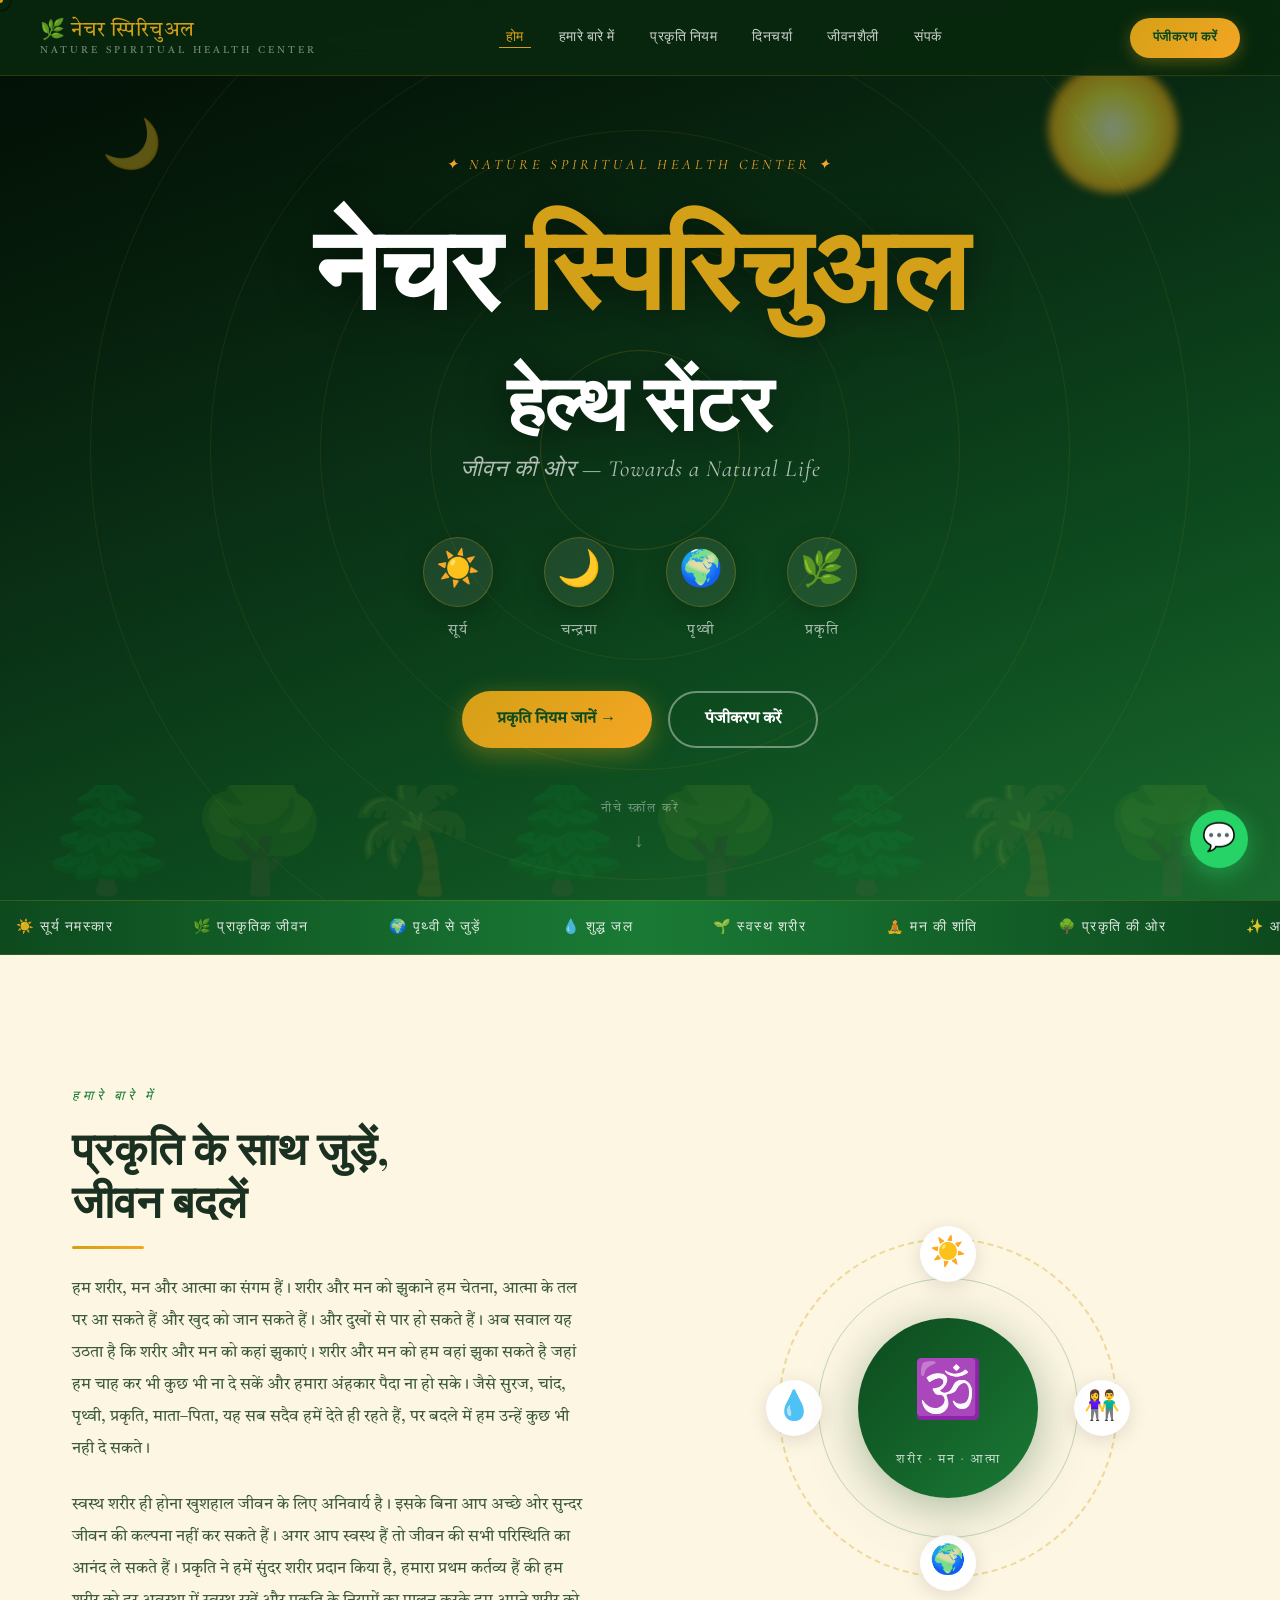
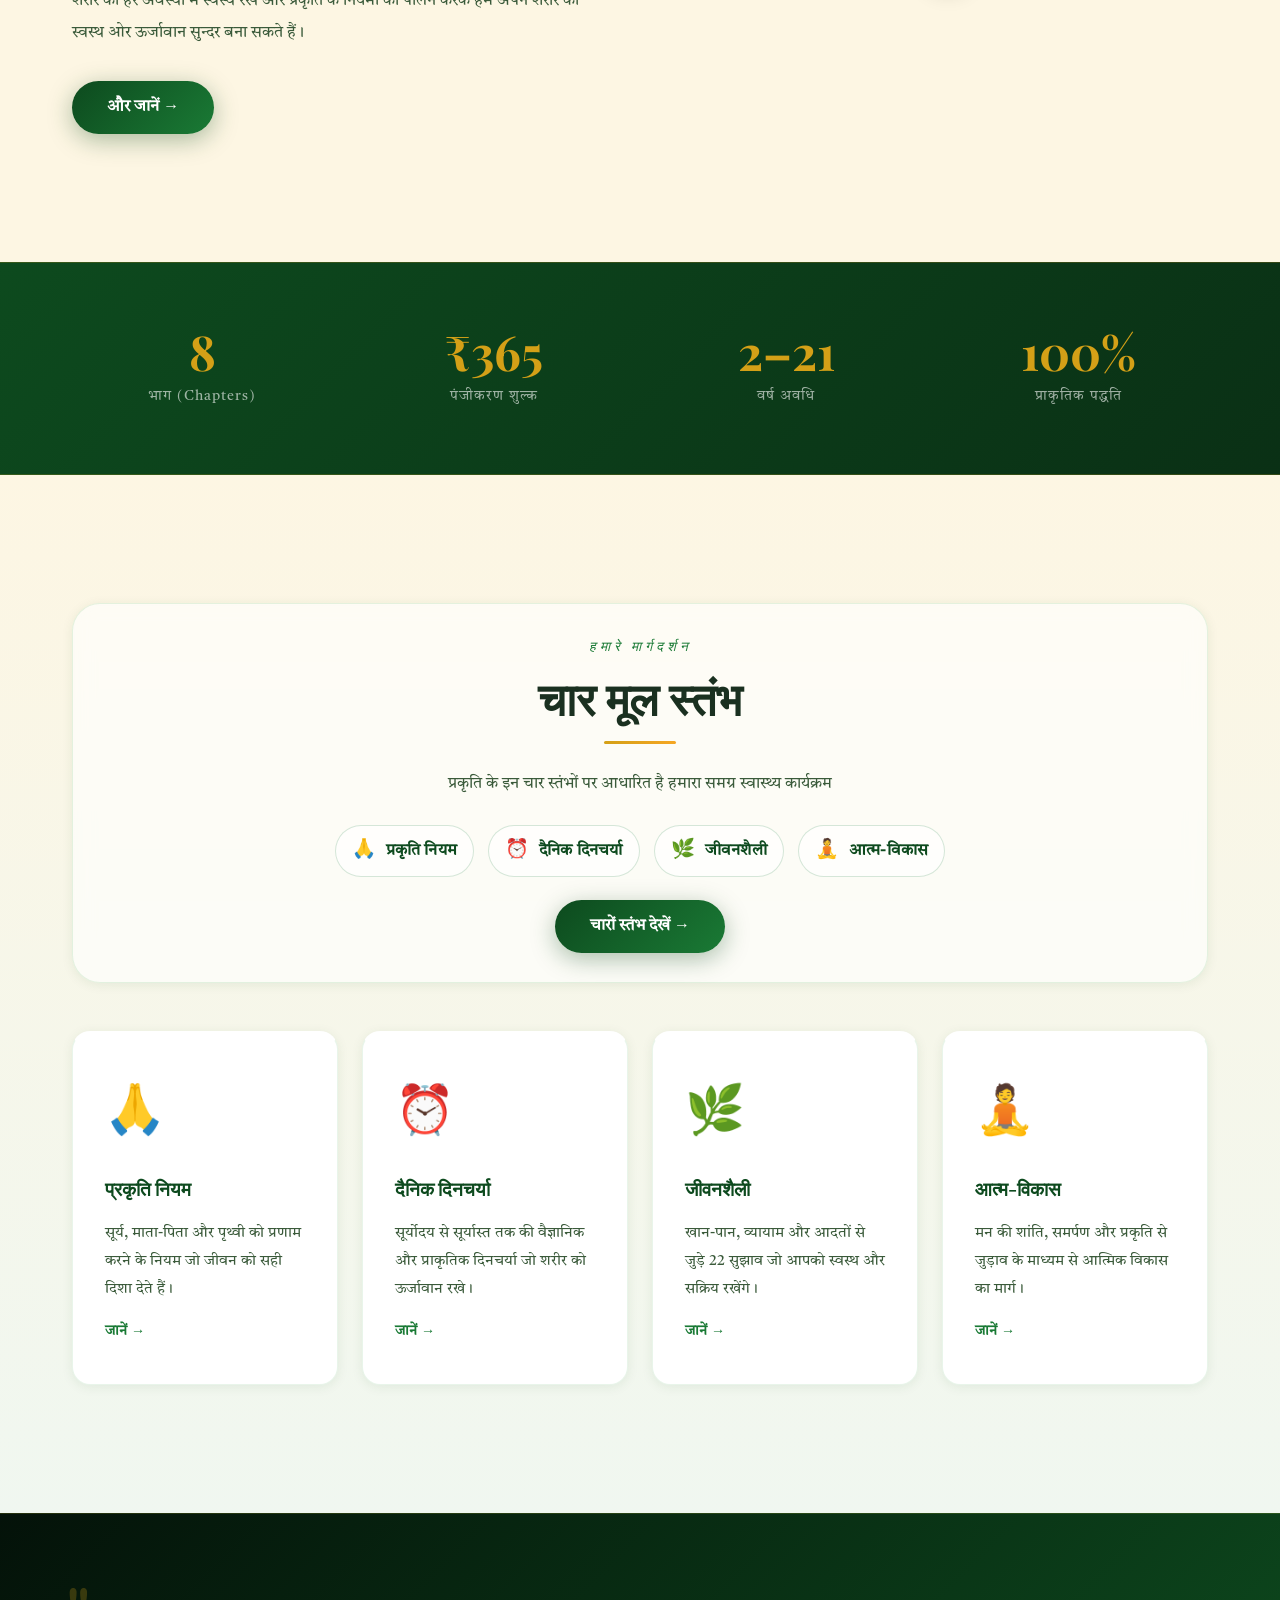
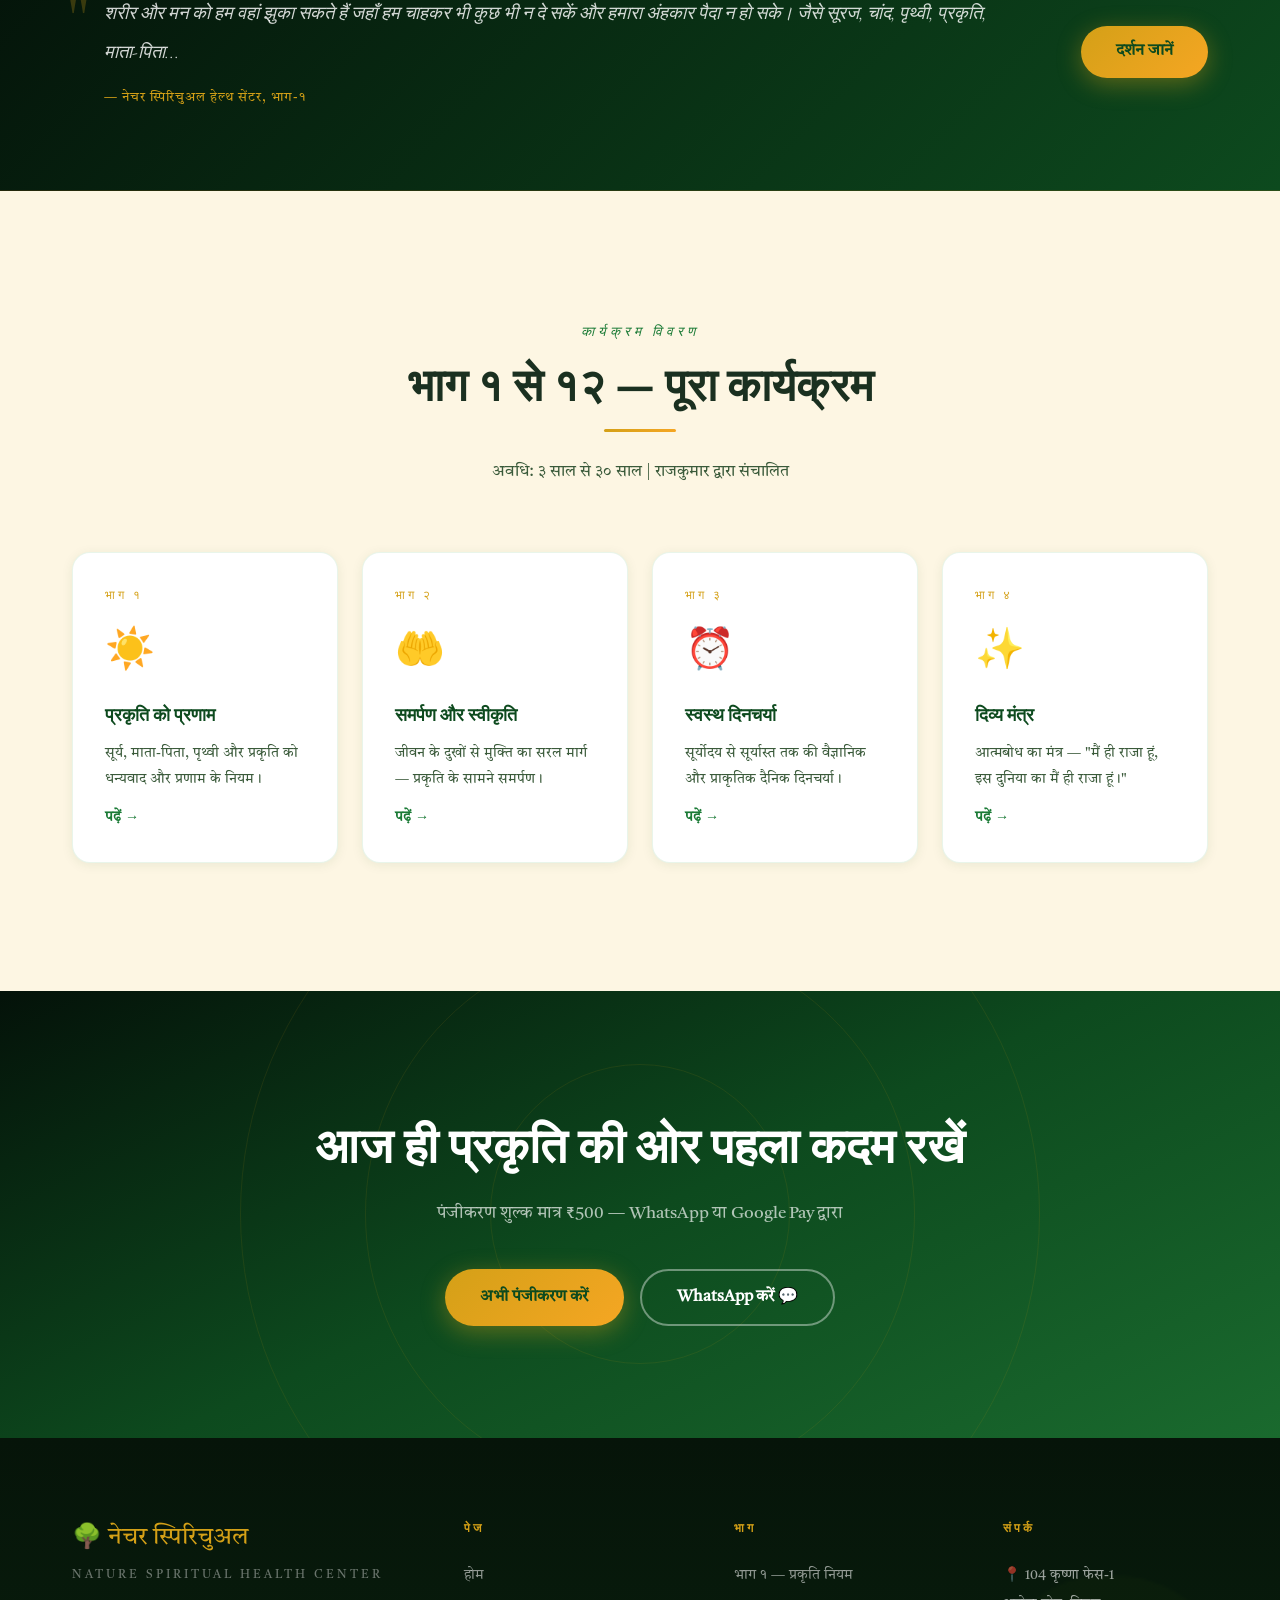
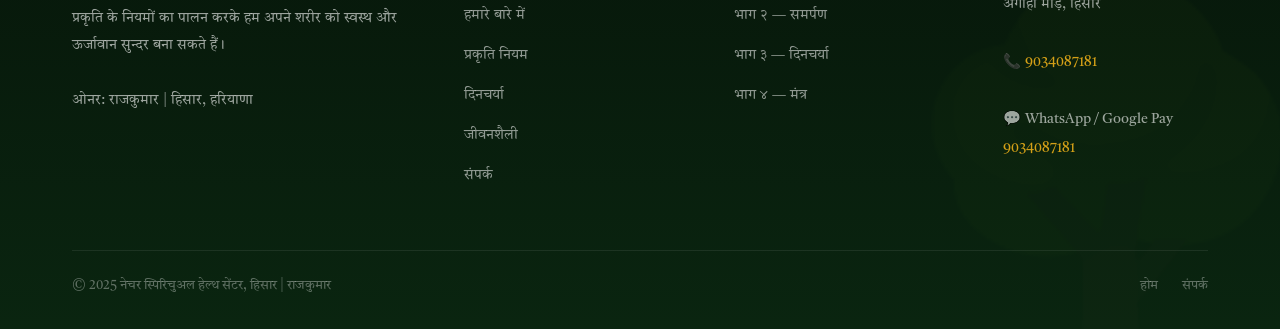
<file: index.html>
<!DOCTYPE html>
<html lang="hi">

<head>
  <meta charset="UTF-8">
  <meta name="viewport" content="width=device-width, initial-scale=1.0">
  <meta name="description"
    content="नेचर स्पिरिचुअल हेल्थ सेंटर - प्राकृतिक जीवनशैली द्वारा स्वस्थ जीवन की ओर। Hisar, Haryana.">
  <title>नेचर स्पिरिचुअल हेल्थ सेंटर | जीवन की ओर | Hisar</title>
  <link rel="stylesheet" href="css/global.css">
  <link rel="stylesheet" href="css/home.css">
</head>

<body>

  <!-- LOADER -->
  <div id="page-loader">
    <div class="loader-tree">🌳</div>
    <div class="loader-title">नेचर स्पिरिचुअल</div>
    <div class="loader-bar">
      <div class="loader-fill"></div>
    </div>
  </div>

  <!-- PARTICLES -->
  <div id="particles"></div>

  <!-- CURSOR -->
  <div id="cursor"></div>
  <div id="cursor-dot"></div>

  <!-- WHATSAPP FLOAT -->
  <a href="https://wa.me/919034087181" class="wa-float" target="_blank" rel="noopener"
    title="WhatsApp पर संपर्क करें">💬</a>

  <!-- NAVIGATION -->
  <nav class="nav-wrap">
    <div class="nav-inner">
      <a href="index.html" class="nav-brand">
        <span class="brand-hi">🌿 नेचर स्पिरिचुअल</span>
        <span class="brand-en">Nature Spiritual Health Center</span>
      </a>
      <ul class="nav-links">
        <li><a href="index.html" class="nav-a">होम</a></li>
        <li><a href="about.html" class="nav-a">हमारे बारे में</a></li>
        <li><a href="niyam.html" class="nav-a">प्रकृति नियम</a></li>
        <li><a href="dinchrya.html" class="nav-a">दिनचर्या</a></li>
        <li><a href="lifestyle.html" class="nav-a">जीवनशैली</a></li>
        <li><a href="contact.html" class="nav-a">संपर्क</a></li>
      </ul>
      <a href="contact.html" class="nav-cta">पंजीकरण करें</a>
      <button class="nav-hamburger" aria-label="Menu">
        <span></span><span></span><span></span>
      </button>
    </div>
    <div class="nav-mobile">
      <a href="index.html" class="nav-a">होम</a>
      <a href="about.html" class="nav-a">हमारे बारे में</a>
      <a href="niyam.html" class="nav-a">प्रकृति नियम</a>
      <a href="dinchrya.html" class="nav-a">दिनचर्या</a>
      <a href="lifestyle.html" class="nav-a">जीवनशैली</a>
      <a href="contact.html" class="nav-a">संपर्क</a>
      <a href="contact.html" class="nav-cta">पंजीकरण करें →</a>
    </div>
  </nav>

  <!-- ══════════════════════════════════════ HERO ══════════════════════════════════════ -->
  <section class="hero-section">
    <!-- Animated background rings -->
    <div class="hero-rings" aria-hidden="true">
      <div class="hr-ring"></div>
      <div class="hr-ring"></div>
      <div class="hr-ring"></div>
      <div class="hr-ring"></div>
      <div class="hr-ring"></div>
    </div>
    <!-- Sun glow -->
    <div class="hero-sun" aria-hidden="true"></div>
    <!-- Moon -->
    <div class="hero-moon" aria-hidden="true">🌙</div>
    <!-- Silhouette trees -->
    <div class="hero-forest" aria-hidden="true">
      <span>🌲</span><span>🌳</span><span>🌴</span><span>🌲</span><span>🌳</span><span>🌲</span><span>🌴</span><span>🌳</span>
    </div>

    <div class="hero-content">
      <span class="hero-eyebrow">✦ Nature Spiritual Health Center ✦</span>
      <h1 class="hero-title">
        नेचर <span class="gt">स्पिरिचुअल</span><br>
        <span class="hero-title-sm">हेल्थ सेंटर</span>
      </h1>
      <p class="hero-sub">जीवन की ओर — <em>Towards a Natural Life</em></p>

      <!-- 3 cosmic bodies -->
      <div class="hero-cosmos">
        <div class="cosmos-item">
          <div class="cosmos-orb sun-orb">☀️</div>
          <span>सूर्य</span>
        </div>
        <div class="cosmos-item">
          <div class="cosmos-orb moon-orb">🌙</div>
          <span>चन्द्रमा</span>
        </div>
        <div class="cosmos-item">
          <div class="cosmos-orb earth-orb">🌍</div>
          <span>पृथ्वी</span>
        </div>
        <div class="cosmos-item">
          <div class="cosmos-orb nature-orb">🌿</div>
          <span>प्रकृति</span>
        </div>
      </div>

      <div class="hero-actions">
        <a href="niyam.html" class="btn btn-gold">प्रकृति नियम जानें →</a>
        <a href="contact.html" class="btn btn-outline">पंजीकरण करें</a>
      </div>
    </div>

    <div class="scroll-hint" aria-hidden="true">
      <span>नीचे स्क्रॉल करें</span>
      <div class="scroll-arrow">↓</div>
    </div>
  </section>

  <!-- ══════════════════════════════════════ MARQUEE ══════════════════════════════════════ -->
  <div class="marquee-strip">
    <div class="marquee-track">
      <span>☀️ सूर्य नमस्कार</span>
      <span>🌿 प्राकृतिक जीवन</span>
      <span>🌍 पृथ्वी से जुड़ें</span>
      <span>💧 शुद्ध जल</span>
      <span>🌱 स्वस्थ शरीर</span>
      <span>🧘 मन की शांति</span>
      <span>🌳 प्रकृति की ओर</span>
      <span>✨ आत्मा का विकास</span>
      <span>☀️ सूर्य नमस्कार</span>
      <span>🌿 प्राकृतिक जीवन</span>
      <span>🌍 पृथ्वी से जुड़ें</span>
      <span>💧 शुद्ध जल</span>
      <span>🌱 स्वस्थ शरीर</span>
      <span>🧘 मन की शांति</span>
      <span>🌳 प्रकृति की ओर</span>
      <span>✨ आत्मा का विकास</span>
    </div>
  </div>

  <!-- ══════════════════════════════════════ INTRO ══════════════════════════════════════ -->
  <section class="intro-section py-section">
    <div class="container">
      <div class="intro-grid">
        <div class="intro-text reveal-l">
          <span class="section-label">हमारे बारे में</span>
          <h2 class="section-title">प्रकृति के साथ जुड़ें,<br>जीवन बदलें</h2>
          <div class="divider"></div>
          <p class="section-desc" style="margin-bottom:1.5rem">
            हम शरीर, मन और आत्मा का संगम हैं। शरीर और मन को झुकाने हम चेतना, आत्मा के तल पर आ सकते हैं और खुद को जान
            सकते हैं। और दुखों से पार हो सकते हैं। अब सवाल यह उठता है कि शरीर और मन को कहां झुकाएं। शरीर और मन को हम वहां झुका सकते है जहां हम चाह कर भी कुछ भी ना दे सकें और हमारा अंहकार पैदा ना हो सके। जैसे सुरज, चांद, पृथ्वी, प्रकृति, माता–पिता, यह सब सदैव हमें देते ही रहते हैं, पर बदले में हम उन्हें कुछ भी नही दे सकते।
          </p>
          <p class="section-desc" style="margin-bottom:2rem">
            स्वस्थ शरीर ही होना खुशहाल जीवन के लिए अनिवार्य है। इसके बिना आप अच्छे ओर सुन्दर जीवन की कल्पना नहीं कर
            सकते हैं। अगर आप स्वस्थ हैं तो जीवन की सभी परिस्थिति का आनंद ले सकते हैं। प्रकृति ने हमें सुंदर शरीर प्रदान किया
            है, हमारा प्रथम कर्तव्य हैं की हम शरीर को हर अवस्था में स्वस्थ रखें और प्रकृति के नियमों का पालन करके हम अपने शरीर को स्वस्थ ओर ऊर्जावान सुन्दर बना सकते हैं।
          </p>
          <a href="about.html" class="btn btn-green">और जानें →</a>
        </div>
        <div class="intro-visual reveal-r">
          <div class="intro-mandala">
            <div class="mandala-core">
              <div class="mandala-inner">
                <span class="mandala-symbol">🕉️</span>
                <p>शरीर · मन · आत्मा</p>
              </div>
            </div>
            <div class="mandala-orbits">
              <div class="mo mo-1">☀️</div>
              <div class="mo mo-2">👫</div>
              <div class="mo mo-3">🌍</div>
              <div class="mo mo-4">💧</div>
            </div>
          </div>
        </div>
      </div>
    </div>
  </section>

  <!-- ══════════════════════════════════════ STATS BANNER ══════════════════════════════════════ -->
  <div class="stats-banner">
    <div class="container">
      <div class="stats-grid">
        <div class="stat-item reveal" data-delay="0">
          <span class="stat-num"><span data-count="12">0</span></span>
          <span class="stat-lbl">भाग (Chapters)</span>
        </div>
        <div class="stat-item reveal" data-delay="0.1">
          <span class="stat-num">₹<span data-count="500">0</span></span>
          <span class="stat-lbl">पंजीकरण शुल्क</span>
        </div>
        <div class="stat-item reveal" data-delay="0.2">
          <span class="stat-num"><span data-count="3">0</span>–<span data-count="30">0</span></span>
          <span class="stat-lbl">वर्ष अवधि</span>
        </div>
        <div class="stat-item reveal" data-delay="0.3">
          <span class="stat-num">100%</span>
          <span class="stat-lbl">प्राकृतिक पद्धति</span>
        </div>
      </div>
    </div>
  </div>

  <!-- ══════════════════════════════════════ FEATURES GRID ══════════════════════════════════════ -->
  <section class="features-section py-section">
    <div class="container">
    <div class="text-center reveal features-intro" style="margin-bottom:3rem">
      <span class="section-label">हमारे मार्गदर्शन</span>
      <h2 class="section-title">चार मूल स्तंभ</h2>
      <div class="divider center"></div>
      <p class="section-desc center">प्रकृति के इन चार स्तंभों पर आधारित है हमारा समग्र स्वास्थ्य कार्यक्रम</p>

      <div class="pillar-badges" aria-label="चार मूल स्तंभ सारांश">
        <div class="pillar-pill">
          <span class="pillar-icon" aria-hidden="true">🙏</span>
          <span class="pillar-text">प्रकृति नियम</span>
        </div>
        <div class="pillar-pill">
          <span class="pillar-icon" aria-hidden="true">⏰</span>
          <span class="pillar-text">दैनिक दिनचर्या</span>
        </div>
        <div class="pillar-pill">
          <span class="pillar-icon" aria-hidden="true">🌿</span>
          <span class="pillar-text">जीवनशैली</span>
        </div>
        <div class="pillar-pill">
          <span class="pillar-icon" aria-hidden="true">🧘</span>
          <span class="pillar-text">आत्म-विकास</span>
        </div>
      </div>

      <div class="features-header-cta">
        <a href="niyam.html" class="btn btn-green">चारों स्तंभ देखें →</a>
      </div>
    </div>
    <div class="features-grid stagger-children">
      <a href="niyam.html" class="feat-card card">
        <div class="feat-icon">🙏</div>
        <h3 class="feat-title">प्रकृति नियम</h3>
        <p class="feat-text">सूर्य, माता-पिता और पृथ्वी को प्रणाम करने के नियम जो जीवन को सही दिशा देते हैं।</p>
        <span class="feat-link">जानें → </span>
      </a>
      <a href="dinchrya.html" class="feat-card card">
        <div class="feat-icon">⏰</div>
        <h3 class="feat-title">दैनिक दिनचर्या</h3>
        <p class="feat-text">सूर्योदय से सूर्यास्त तक की वैज्ञानिक और प्राकृतिक दिनचर्या जो शरीर को ऊर्जावान रखे।</p>
        <span class="feat-link">जानें →</span>
      </a>
      <a href="lifestyle.html" class="feat-card card">
        <div class="feat-icon">🌿</div>
        <h3 class="feat-title">जीवनशैली</h3>
        <p class="feat-text">खान-पान, व्यायाम और आदतों से जुड़े 22 सुझाव जो आपको स्वस्थ और सक्रिय रखेंगे।</p>
        <span class="feat-link">जानें →</span>
      </a>
      <a href="about.html" class="feat-card card">
        <div class="feat-icon">🧘</div>
        <h3 class="feat-title">आत्म-विकास</h3>
        <p class="feat-text">मन की शांति, समर्पण और प्रकृति से जुड़ाव के माध्यम से आत्मिक विकास का मार्ग।</p>
        <span class="feat-link">जानें →</span>
      </a>
    </div>
    </div>
  </section>

  <!-- ══════════════════════════════════════ PHILOSOPHY STRIP ══════════════════════════════════════ -->
  <section class="phil-strip">
    <div class="container">
      <div class="phil-strip-inner reveal">
        <div class="phil-quote">
          <span class="pq-open">"</span>
          <p>शरीर और मन को हम वहां झुका सकते हैं जहाँ हम चाहकर भी कुछ भी न दे सकें और हमारा अंहकार पैदा न हो सके। जैसे
            सूरज, चांद, पृथ्वी, प्रकृति, माता-पिता...</p>
          <span class="pq-source">— नेचर स्पिरिचुअल हेल्थ सेंटर, भाग-१</span>
        </div>
        <a href="about.html" class="btn btn-gold">दर्शन जानें</a>
      </div>
    </div>
  </section>

  <!-- ══════════════════════════════════════ BHAG OVERVIEW ══════════════════════════════════════ -->
  <section class="bhag-section py-section">
    <div class="container">
      <div class="text-center reveal" style="margin-bottom:4rem">
        <span class="section-label">कार्यक्रम विवरण</span>
        <h2 class="section-title">भाग १ से १२ — पूरा कार्यक्रम</h2>
        <div class="divider center"></div>
        <p class="section-desc center">अवधि: ३ साल से ३० साल | राजकुमार द्वारा संचालित</p>
      </div>
      <div class="bhag-grid">
        <div class="bhag-card reveal" data-delay="0">
          <div class="bc-num">भाग १</div>
          <div class="bc-icon">☀️</div>
          <h3>प्रकृति को प्रणाम</h3>
          <p>सूर्य, माता-पिता, पृथ्वी और प्रकृति को धन्यवाद और प्रणाम के नियम।</p>
          <a href="niyam.html#bhag1">पढ़ें →</a>
        </div>
        <div class="bhag-card reveal" data-delay="0.1">
          <div class="bc-num">भाग २</div>
          <div class="bc-icon">🤲</div>
          <h3>समर्पण और स्वीकृति</h3>
          <p>जीवन के दुखों से मुक्ति का सरल मार्ग — प्रकृति के सामने समर्पण।</p>
          <a href="niyam.html#bhag2">पढ़ें →</a>
        </div>
        <div class="bhag-card reveal" data-delay="0.2">
          <div class="bc-num">भाग ३</div>
          <div class="bc-icon">⏰</div>
          <h3>स्वस्थ दिनचर्या</h3>
          <p>सूर्योदय से सूर्यास्त तक की वैज्ञानिक और प्राकृतिक दैनिक दिनचर्या।</p>
          <a href="dinchrya.html">पढ़ें →</a>
        </div>
        <div class="bhag-card reveal" data-delay="0.3">
          <div class="bc-num">भाग ४</div>
          <div class="bc-icon">✨</div>
          <h3>दिव्य मंत्र</h3>
          <p>आत्मबोध का मंत्र — "मैं ही राजा हूं, इस दुनिया का मैं ही राजा हूं।"</p>
          <a href="niyam.html#bhag4">पढ़ें →</a>
        </div>
      </div>
    </div>
  </section>

  <!-- ══════════════════════════════════════ CTA BANNER ══════════════════════════════════════ -->
  <section class="cta-banner">
    <div class="cta-rings" aria-hidden="true">
      <div class="cr"></div>
      <div class="cr"></div>
      <div class="cr"></div>
    </div>
    <div class="container">
      <div class="cta-inner reveal">
        <h2>आज ही प्रकृति की ओर पहला कदम रखें</h2>
        <p>पंजीकरण शुल्क मात्र ₹500 — WhatsApp या Google Pay द्वारा</p>
        <div class="cta-actions">
          <a href="contact.html" class="btn btn-gold">अभी पंजीकरण करें</a>
          <a href="https://wa.me/919034087181" class="btn btn-outline" target="_blank">WhatsApp करें 💬</a>
        </div>
      </div>
    </div>
  </section>

  <!-- ══════════════════════════════════════ FOOTER ══════════════════════════════════════ -->
  <footer class="site-footer">
    <div class="footer-inner container">
      <div class="footer-brand">
        <div class="fb-name">🌳 नेचर स्पिरिचुअल</div>
        <div class="fb-tag">Nature Spiritual Health Center</div>
        <p class="fb-desc">प्रकृति के नियमों का पालन करके हम अपने शरीर को स्वस्थ और ऊर्जावान सुन्दर बना सकते
          हैं।<br><br>ओनर: राजकुमार | हिसार, हरियाणा</p>
      </div>
      <div class="footer-col">
        <h4>पेज</h4>
        <ul>
          <li><a href="index.html">होम</a></li>
          <li><a href="about.html">हमारे बारे में</a></li>
          <li><a href="niyam.html">प्रकृति नियम</a></li>
          <li><a href="dinchrya.html">दिनचर्या</a></li>
          <li><a href="lifestyle.html">जीवनशैली</a></li>
          <li><a href="contact.html">संपर्क</a></li>
        </ul>
      </div>
      <div class="footer-col">
        <h4>भाग</h4>
        <ul>
          <li><a href="niyam.html#bhag1">भाग १ — प्रकृति नियम</a></li>
          <li><a href="niyam.html#bhag2">भाग २ — समर्पण</a></li>
          <li><a href="dinchrya.html">भाग ३ — दिनचर्या</a></li>
          <li><a href="niyam.html#bhag4">भाग ४ — मंत्र</a></li>
        </ul>
      </div>
      <div class="footer-col">
        <h4>संपर्क</h4>
        <p>📍 104 कृष्णा फेस-1<br>अगोहा मोड़, हिसार<br><br>📞 <a href="tel:+919034087181"
            style="color:var(--gold)">9034087181</a><br><br>💬 WhatsApp / Google Pay<br><a
            href="https://wa.me/919034087181" target="_blank" style="color:var(--gold)">9034087181</a></p>
      </div>
    </div>
    <div class="container">
      <hr class="footer-divider">
    </div>
    <div class="footer-bottom container">
      <span class="footer-copy">© 2025 नेचर स्पिरिचुअल हेल्थ सेंटर, हिसार | राजकुमार</span>
      <div class="footer-legal">
        <a href="index.html">होम</a>
        <a href="contact.html">संपर्क</a>
      </div>
    </div>
  </footer>

  <script src="js/main.js"></script>
</body>

</html>
</file>
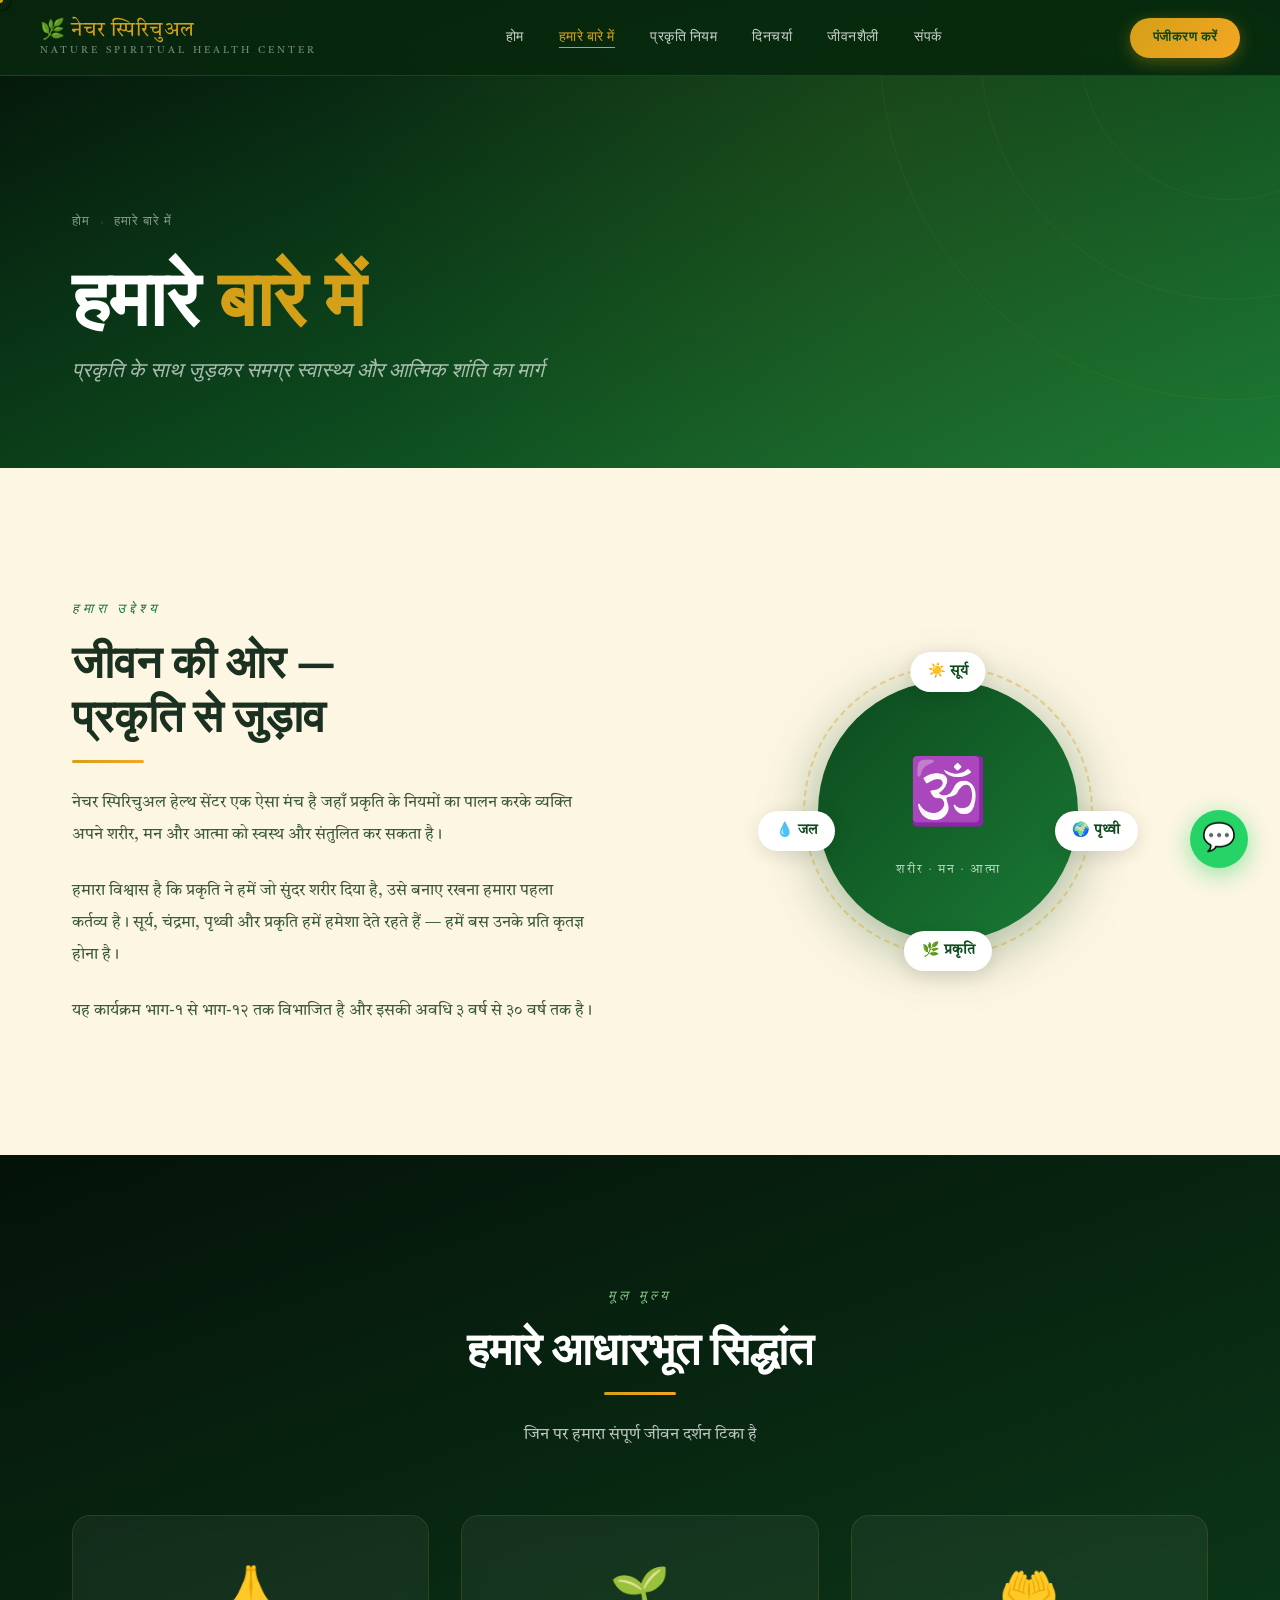
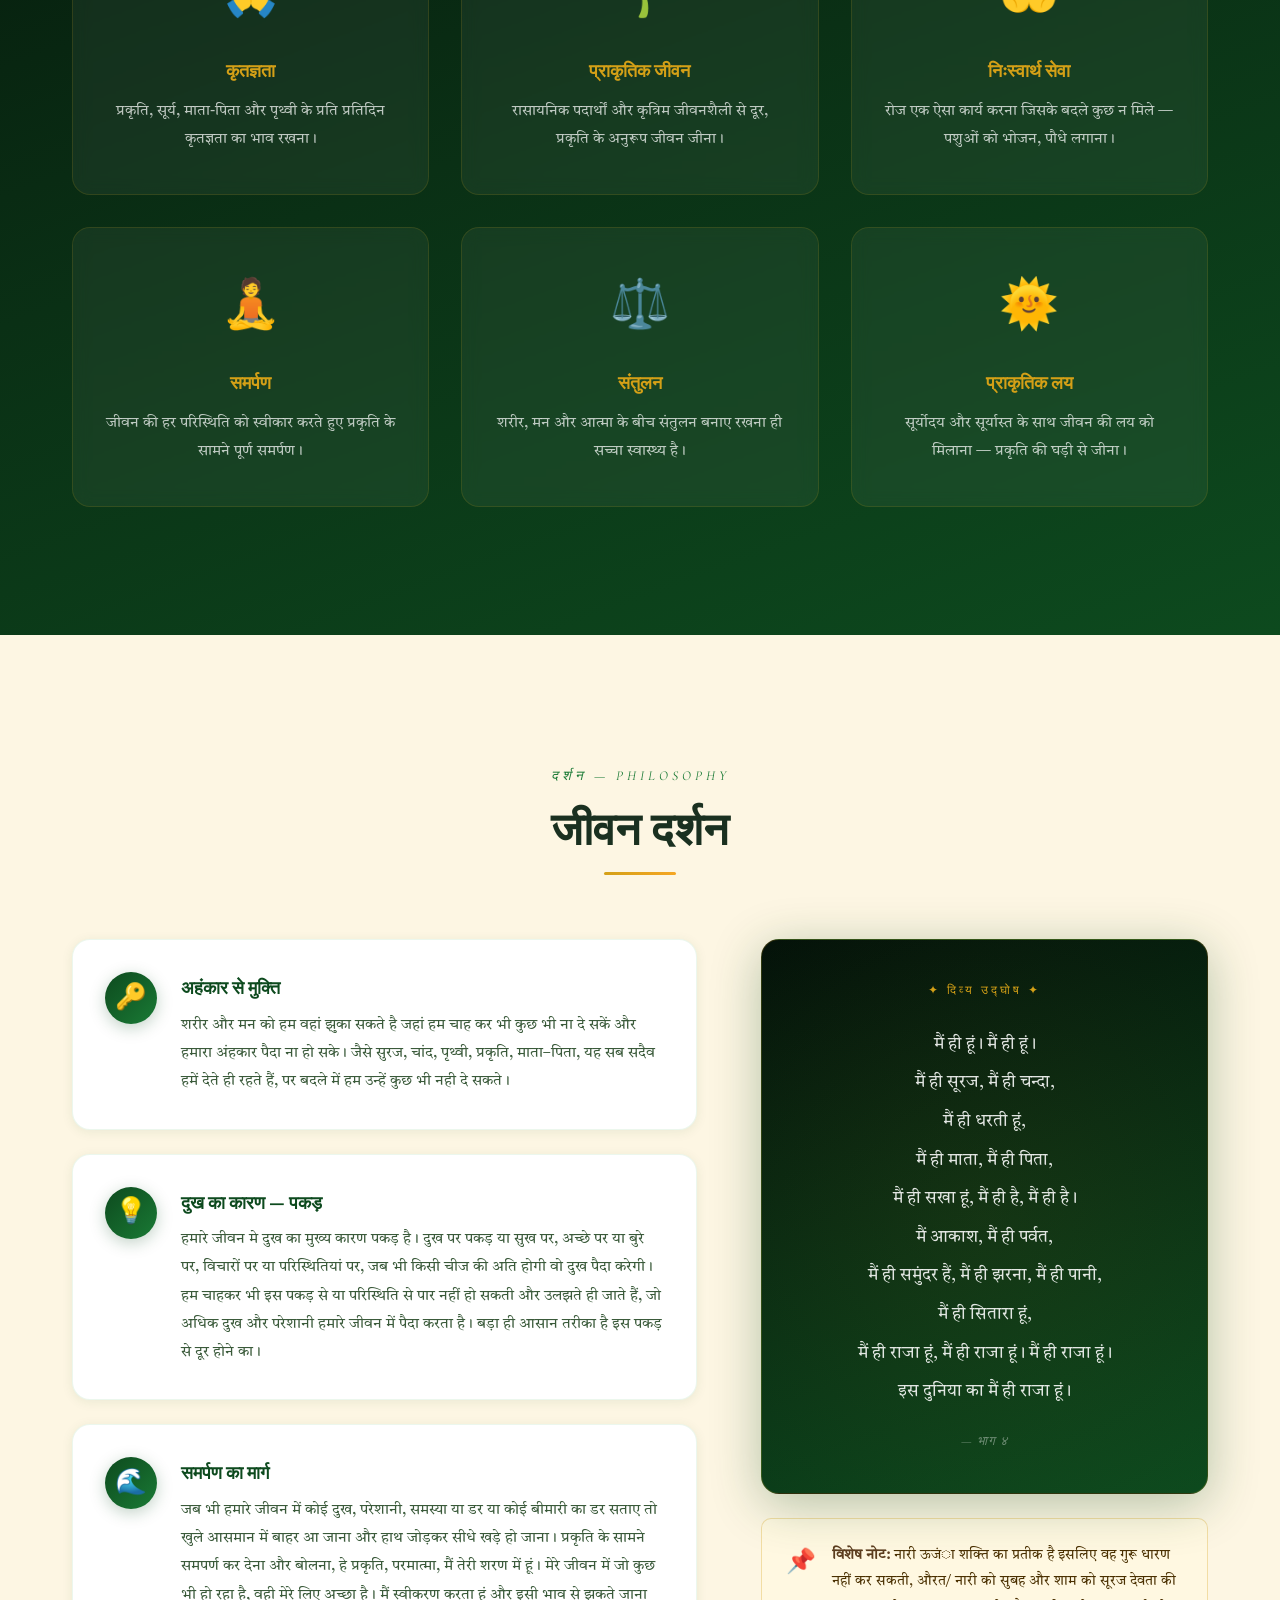
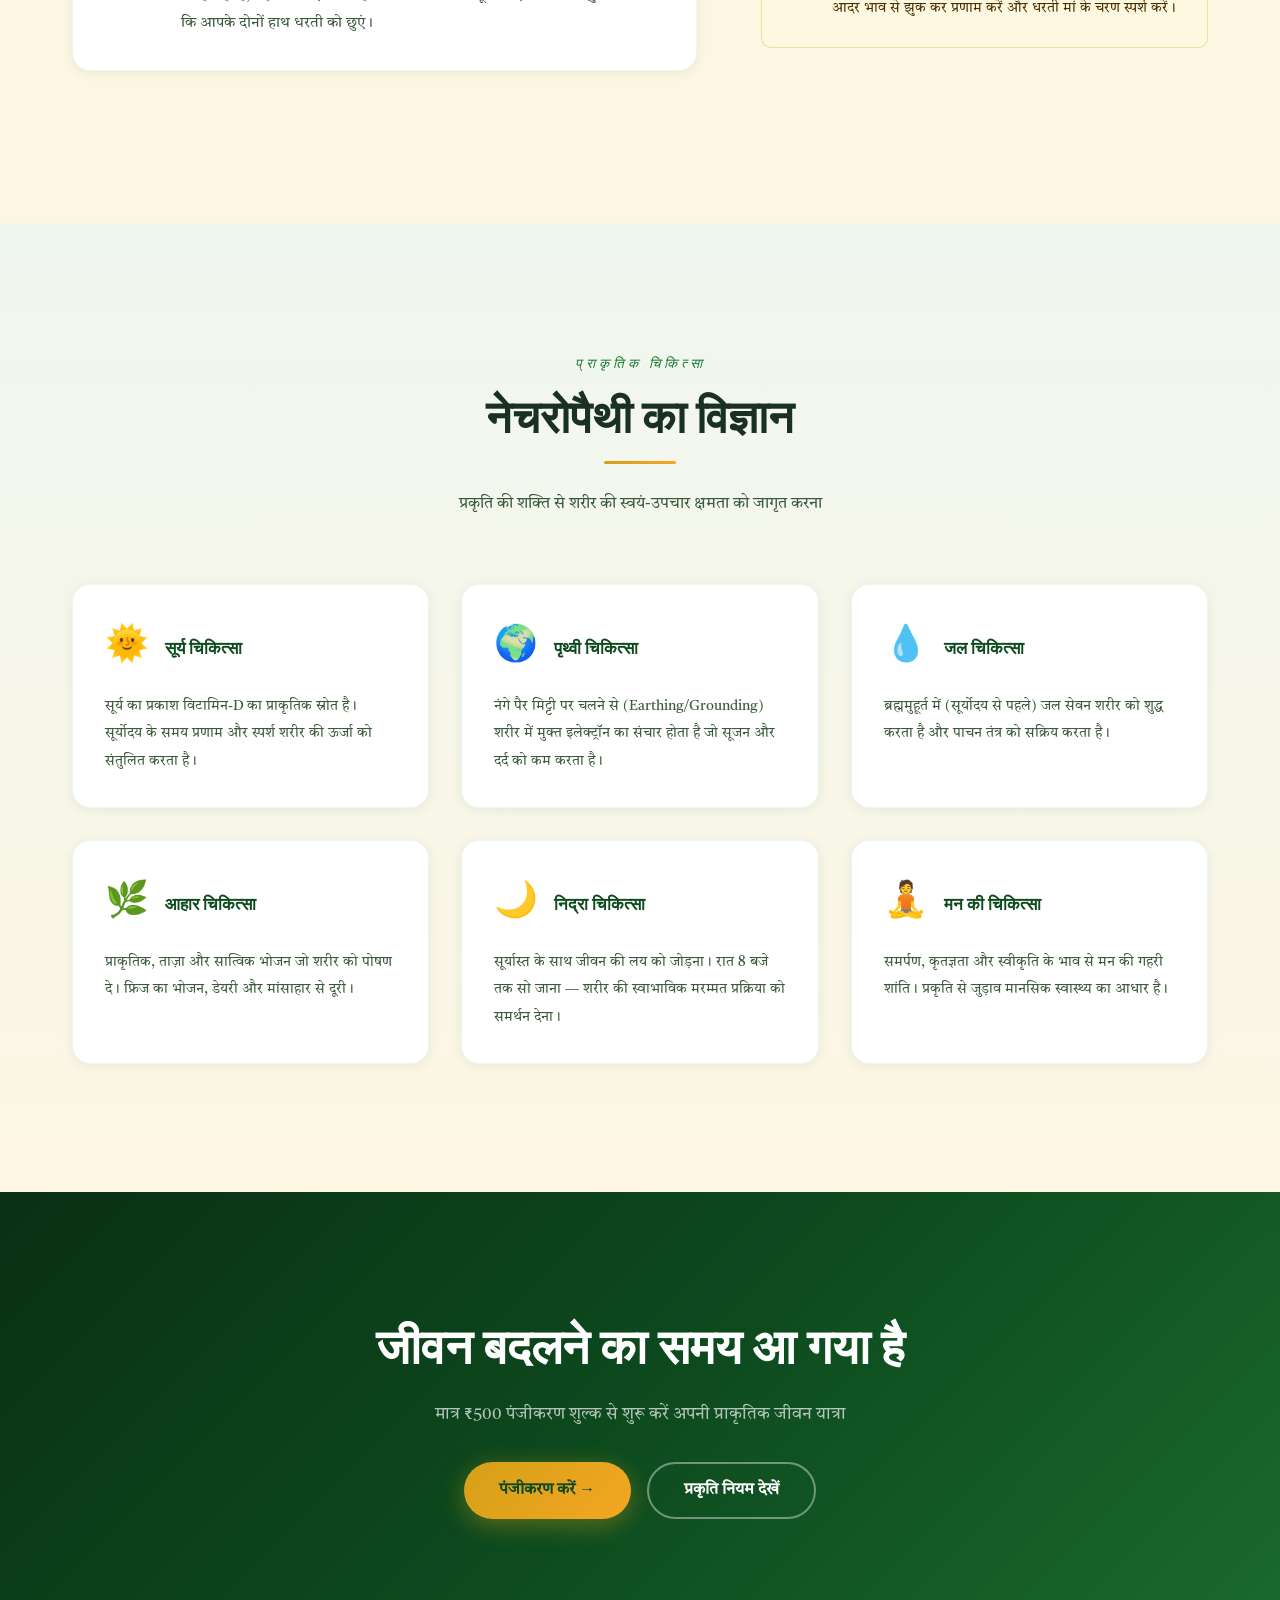
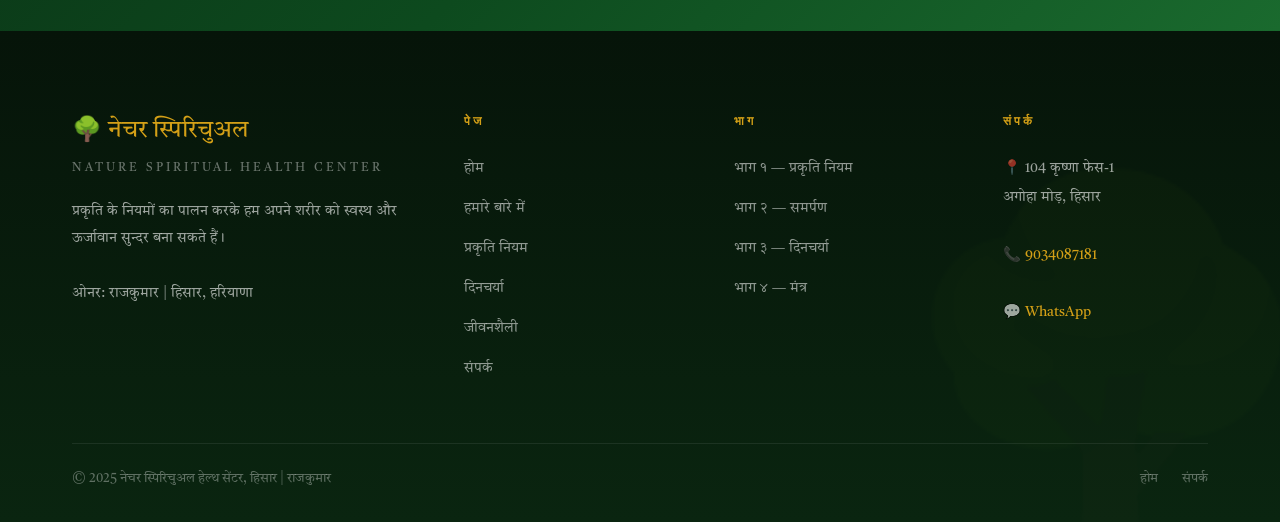
<file: about.html>
<!DOCTYPE html>
<html lang="hi">
<head>
<meta charset="UTF-8">
<meta name="viewport" content="width=device-width, initial-scale=1.0">
<meta name="description" content="नेचर स्पिरिचुअल हेल्थ सेंटर के बारे में जानें — हमारा दर्शन, उद्देश्य और प्राकृतिक जीवन का मार्ग।">
<title>हमारे बारे में | नेचर स्पिरिचुअल हेल्थ सेंटर</title>
<link rel="stylesheet" href="css/global.css">
<link rel="stylesheet" href="css/about.css">
</head>
<body>

<div id="page-loader">
  <div class="loader-tree">🌿</div>
  <div class="loader-title">हमारे बारे में</div>
  <div class="loader-bar"><div class="loader-fill"></div></div>
</div>
<div id="particles"></div>
<div id="cursor"></div>
<div id="cursor-dot"></div>
<a href="https://wa.me/919034087181" class="wa-float" target="_blank" rel="noopener">💬</a>

<nav class="nav-wrap">
  <div class="nav-inner">
    <a href="index.html" class="nav-brand">
      <span class="brand-hi">🌿 नेचर स्पिरिचुअल</span>
      <span class="brand-en">Nature Spiritual Health Center</span>
    </a>
    <ul class="nav-links">
      <li><a href="index.html"     class="nav-a">होम</a></li>
      <li><a href="about.html"     class="nav-a">हमारे बारे में</a></li>
      <li><a href="niyam.html"     class="nav-a">प्रकृति नियम</a></li>
      <li><a href="dinchrya.html"  class="nav-a">दिनचर्या</a></li>
      <li><a href="lifestyle.html" class="nav-a">जीवनशैली</a></li>
      <li><a href="contact.html"   class="nav-a">संपर्क</a></li>
    </ul>
    <a href="contact.html" class="nav-cta">पंजीकरण करें</a>
    <button class="nav-hamburger"><span></span><span></span><span></span></button>
  </div>
  <div class="nav-mobile">
    <a href="index.html"     class="nav-a">होम</a>
    <a href="about.html"     class="nav-a">हमारे बारे में</a>
    <a href="niyam.html"     class="nav-a">प्रकृति नियम</a>
    <a href="dinchrya.html"  class="nav-a">दिनचर्या</a>
    <a href="lifestyle.html" class="nav-a">जीवनशैली</a>
    <a href="contact.html"   class="nav-a">संपर्क</a>
    <a href="contact.html"   class="nav-cta">पंजीकरण करें →</a>
  </div>
</nav>

<!-- PAGE HERO -->
<header class="page-hero">
  <div class="page-hero-rings"><div class="ph-ring"></div><div class="ph-ring"></div><div class="ph-ring"></div></div>
  <div class="page-hero-content container">
    <nav class="breadcrumb">
      <a href="index.html">होम</a><span class="sep">›</span><span>हमारे बारे में</span>
    </nav>
    <h1 class="page-hero-title">हमारे <span class="gold">बारे में</span></h1>
    <p class="page-hero-sub">प्रकृति के साथ जुड़कर समग्र स्वास्थ्य और आत्मिक शांति का मार्ग</p>
  </div>
</header>

<!-- ══ MISSION ══ -->
<section class="py-section">
  <div class="container">
    <div class="about-mission-grid">
      <div class="reveal-l">
        <span class="section-label">हमारा उद्देश्य</span>
        <h2 class="section-title">जीवन की ओर —<br>प्रकृति से जुड़ाव</h2>
        <div class="divider"></div>
        <p class="section-desc" style="margin-bottom:1.5rem">
          नेचर स्पिरिचुअल हेल्थ सेंटर एक ऐसा मंच है जहाँ प्रकृति के नियमों का पालन करके व्यक्ति अपने शरीर, मन और आत्मा को स्वस्थ और संतुलित कर सकता है।
        </p>
        <p class="section-desc" style="margin-bottom:1.5rem">
          हमारा विश्वास है कि प्रकृति ने हमें जो सुंदर शरीर दिया है, उसे बनाए रखना हमारा पहला कर्तव्य है। सूर्य, चंद्रमा, पृथ्वी और प्रकृति हमें हमेशा देते रहते हैं — हमें बस उनके प्रति कृतज्ञ होना है।
        </p>
        <p class="section-desc">
          यह कार्यक्रम भाग-१ से भाग-१२ तक विभाजित है और इसकी अवधि ३ वर्ष से ३० वर्ष तक है।
        </p>
      </div>
      <div class="about-visual reveal-r">
        <div class="av-main">
          <div class="av-circle">
            <span>🕉️</span>
            <p>शरीर · मन · आत्मा</p>
          </div>
          <div class="av-badge av-b1">☀️ सूर्य</div>
          <div class="av-badge av-b2">🌍 पृथ्वी</div>
          <div class="av-badge av-b3">🌿 प्रकृति</div>
          <div class="av-badge av-b4">💧 जल</div>
        </div>
      </div>
    </div>
  </div>
</section>

<!-- ══ CORE VALUES ══ -->
<section class="values-section py-section">
  <div class="container">
    <div class="text-center reveal" style="margin-bottom:4rem">
      <span class="section-label light">मूल मूल्य</span>
      <h2 class="section-title light">हमारे आधारभूत सिद्धांत</h2>
      <div class="divider center"></div>
      <p class="section-desc light center">जिन पर हमारा संपूर्ण जीवन दर्शन टिका है</p>
    </div>
    <div class="values-grid">
      <div class="val-card reveal" data-delay="0">
        <div class="vc-icon">🙏</div>
        <h3>कृतज्ञता</h3>
        <p>प्रकृति, सूर्य, माता-पिता और पृथ्वी के प्रति प्रतिदिन कृतज्ञता का भाव रखना।</p>
      </div>
      <div class="val-card reveal" data-delay="0.1">
        <div class="vc-icon">🌱</div>
        <h3>प्राकृतिक जीवन</h3>
        <p>रासायनिक पदार्थों और कृत्रिम जीवनशैली से दूर, प्रकृति के अनुरूप जीवन जीना।</p>
      </div>
      <div class="val-card reveal" data-delay="0.2">
        <div class="vc-icon">🤲</div>
        <h3>निःस्वार्थ सेवा</h3>
        <p>रोज एक ऐसा कार्य करना जिसके बदले कुछ न मिले — पशुओं को भोजन, पौधे लगाना।</p>
      </div>
      <div class="val-card reveal" data-delay="0.3">
        <div class="vc-icon">🧘</div>
        <h3>समर्पण</h3>
        <p>जीवन की हर परिस्थिति को स्वीकार करते हुए प्रकृति के सामने पूर्ण समर्पण।</p>
      </div>
      <div class="val-card reveal" data-delay="0.4">
        <div class="vc-icon">⚖️</div>
        <h3>संतुलन</h3>
        <p>शरीर, मन और आत्मा के बीच संतुलन बनाए रखना ही सच्चा स्वास्थ्य है।</p>
      </div>
      <div class="val-card reveal" data-delay="0.5">
        <div class="vc-icon">🌞</div>
        <h3>प्राकृतिक लय</h3>
        <p>सूर्योदय और सूर्यास्त के साथ जीवन की लय को मिलाना — प्रकृति की घड़ी से जीना।</p>
      </div>
    </div>
  </div>
</section>

<!-- ══ PHILOSOPHY ══ -->
<section class="philosophy-section py-section">
  <div class="container">
    <div class="text-center reveal" style="margin-bottom:4rem">
      <span class="section-label">दर्शन — Philosophy</span>
      <h2 class="section-title">जीवन दर्शन</h2>
      <div class="divider center"></div>
    </div>
    <div class="phil-layout">
      <div class="phil-main reveal-l">
        <div class="phil-block">
          <div class="pb-icon">🔑</div>
          <div class="pb-content">
            <h3>अहंकार से मुक्ति</h3>
            <p>शरीर और मन को हम वहां झुका सकते है जहां हम चाह कर भी कुछ भी ना दे सकें और हमारा अंहकार पैदा ना हो सके। जैसे सुरज, चांद, पृथ्वी, प्रकृति, माता–पिता, यह सब सदैव हमें देते ही रहते हैं, पर बदले में हम उन्हें कुछ भी नही दे सकते।</p>
          </div>
        </div>
        <div class="phil-block">
          <div class="pb-icon">💡</div>
          <div class="pb-content">
            <h3>दुख का कारण — पकड़</h3>
            <p>हमारे जीवन मे दुख का मुख्य कारण पकड़ है। दुख पर पकड़ या सुख पर, अच्छे पर या बुरे पर, विचारों पर या परिस्थितियां पर, जब भी किसी चीज की अति होगी वो दुख पैदा करेगी। हम चाहकर भी इस पकड़ से या परिस्थिति से पार नहीं हो सकती और उलझते ही जाते हैं, जो अधिक दुख और परेशानी हमारे जीवन में पैदा करता है। बड़ा ही आसान तरीका है इस पकड़ से दूर होने का।</p>
          </div>
        </div>
        <div class="phil-block">
          <div class="pb-icon">🌊</div>
          <div class="pb-content">
            <h3>समर्पण का मार्ग</h3>
            <p>जब भी हमारे जीवन में कोई दुख, परेशानी, समस्या या डर या कोई बीमारी का डर सताए तो खुले आसमान में बाहर आ जाना और हाथ जोड़कर सीधे खड़े हो जाना। प्रकृति के सामने समपर्ण कर देना और बोलना, हे प्रकृति, परमात्मा, मैं तेरी शरण में हूं। मेरे जीवन में जो कुछ भी हो रहा है, वही मेरे लिए अच्छा है। मैं स्वीकरण करता हूं और इसी भाव से झुकते जाना कि आपके दोनों हाथ धरती को छुएं।</p>
          </div>
        </div>
      </div>
      <div class="phil-side reveal-r">
        <div class="mantra-box">
          <div class="mb-label">✦ दिव्य उद्घोष ✦</div>
          <p class="mb-text">
            मैं ही हूं। मैं ही हूं।<br>
            मैं ही सूरज, मैं ही चन्दा,<br>
            मैं ही धरती हूं,<br>
            मैं ही माता, मैं ही पिता,<br>
            मैं ही सखा हूं, मैं ही है, मैं ही है।<br>
            मैं आकाश, मैं ही पर्वत,<br>
            मैं ही समुंदर हैं, मैं ही झरना, मैं ही पानी,<br>
            मैं ही सितारा हूं,<br>
            मैं ही राजा हूं, मैं ही राजा हूं। मैं ही राजा हूं।<br>
            इस दुनिया का मैं ही राजा हूं।
          </p>
          <div class="mb-footer">— भाग ४</div>
        </div>
        <div class="note-box reveal" data-delay="0.2">
          <div class="nb-icon">📌</div>
          <div class="nb-text">
            <strong>विशेष नोट:</strong> नारी ऊजंा शक्ति का प्रतीक है इसलिए वह गुरू धारण नहीं कर सकती, औरत/ नारी को सुबह और शाम को सूरज देवता की आदर भाव से झुक कर प्रणाम करें और धरती मां के चरण स्पर्श करें।
          </div>
        </div>
      </div>
    </div>
  </div>
</section>

<!-- ══ NATUROPATHY INFO ══ -->
<section class="naturo-section py-section">
  <div class="container">
    <div class="text-center reveal" style="margin-bottom:4rem">
      <span class="section-label">प्राकृतिक चिकित्सा</span>
      <h2 class="section-title">नेचरोपैथी का विज्ञान</h2>
      <div class="divider center"></div>
      <p class="section-desc center">प्रकृति की शक्ति से शरीर की स्वयं-उपचार क्षमता को जागृत करना</p>
    </div>
    <div class="naturo-grid">
      <div class="ng-card reveal" data-delay="0">
        <div class="ngc-top">
          <span class="ngc-icon">🌞</span>
          <h3>सूर्य चिकित्सा</h3>
        </div>
        <p>सूर्य का प्रकाश विटामिन-D का प्राकृतिक स्रोत है। सूर्योदय के समय प्रणाम और स्पर्श शरीर की ऊर्जा को संतुलित करता है।</p>
      </div>
      <div class="ng-card reveal" data-delay="0.1">
        <div class="ngc-top">
          <span class="ngc-icon">🌍</span>
          <h3>पृथ्वी चिकित्सा</h3>
        </div>
        <p>नंगे पैर मिट्टी पर चलने से (Earthing/Grounding) शरीर में मुक्त इलेक्ट्रॉन का संचार होता है जो सूजन और दर्द को कम करता है।</p>
      </div>
      <div class="ng-card reveal" data-delay="0.2">
        <div class="ngc-top">
          <span class="ngc-icon">💧</span>
          <h3>जल चिकित्सा</h3>
        </div>
        <p>ब्रह्ममुहूर्त में (सूर्योदय से पहले) जल सेवन शरीर को शुद्ध करता है और पाचन तंत्र को सक्रिय करता है।</p>
      </div>
      <div class="ng-card reveal" data-delay="0.3">
        <div class="ngc-top">
          <span class="ngc-icon">🌿</span>
          <h3>आहार चिकित्सा</h3>
        </div>
        <p>प्राकृतिक, ताज़ा और सात्विक भोजन जो शरीर को पोषण दे। फ्रिज का भोजन, डेयरी और मांसाहार से दूरी।</p>
      </div>
      <div class="ng-card reveal" data-delay="0.4">
        <div class="ngc-top">
          <span class="ngc-icon">🌙</span>
          <h3>निद्रा चिकित्सा</h3>
        </div>
        <p>सूर्यास्त के साथ जीवन की लय को जोड़ना। रात 8 बजे तक सो जाना — शरीर की स्वाभाविक मरम्मत प्रक्रिया को समर्थन देना।</p>
      </div>
      <div class="ng-card reveal" data-delay="0.5">
        <div class="ngc-top">
          <span class="ngc-icon">🧘</span>
          <h3>मन की चिकित्सा</h3>
        </div>
        <p>समर्पण, कृतज्ञता और स्वीकृति के भाव से मन की गहरी शांति। प्रकृति से जुड़ाव मानसिक स्वास्थ्य का आधार है।</p>
      </div>
    </div>
  </div>
</section>

<!-- ══ CTA ══ -->
<section class="cta-about">
  <div class="container">
    <div class="cta-about-inner reveal">
      <h2>जीवन बदलने का समय आ गया है</h2>
      <p>मात्र ₹500 पंजीकरण शुल्क से शुरू करें अपनी प्राकृतिक जीवन यात्रा</p>
      <div style="display:flex;gap:1rem;justify-content:center;flex-wrap:wrap;margin-top:2rem">
        <a href="contact.html" class="btn btn-gold">पंजीकरण करें →</a>
        <a href="niyam.html"   class="btn btn-outline">प्रकृति नियम देखें</a>
      </div>
    </div>
  </div>
</section>

<footer class="site-footer">
  <div class="footer-inner container">
    <div class="footer-brand">
      <div class="fb-name">🌳 नेचर स्पिरिचुअल</div>
      <div class="fb-tag">Nature Spiritual Health Center</div>
      <p class="fb-desc">प्रकृति के नियमों का पालन करके हम अपने शरीर को स्वस्थ और ऊर्जावान सुन्दर बना सकते हैं।<br><br>ओनर: राजकुमार | हिसार, हरियाणा</p>
    </div>
    <div class="footer-col"><h4>पेज</h4><ul>
      <li><a href="index.html">होम</a></li>
      <li><a href="about.html">हमारे बारे में</a></li>
      <li><a href="niyam.html">प्रकृति नियम</a></li>
      <li><a href="dinchrya.html">दिनचर्या</a></li>
      <li><a href="lifestyle.html">जीवनशैली</a></li>
      <li><a href="contact.html">संपर्क</a></li>
    </ul></div>
    <div class="footer-col"><h4>भाग</h4><ul>
      <li><a href="niyam.html#bhag1">भाग १ — प्रकृति नियम</a></li>
      <li><a href="niyam.html#bhag2">भाग २ — समर्पण</a></li>
      <li><a href="dinchrya.html">भाग ३ — दिनचर्या</a></li>
      <li><a href="niyam.html#bhag4">भाग ४ — मंत्र</a></li>
    </ul></div>
    <div class="footer-col"><h4>संपर्क</h4>
      <p>📍 104 कृष्णा फेस-1<br>अगोहा मोड़, हिसार<br><br>📞 <a href="tel:+919034087181" style="color:var(--gold)">9034087181</a><br><br>💬 <a href="https://wa.me/919034087181" target="_blank" style="color:var(--gold)">WhatsApp</a></p>
    </div>
  </div>
  <div class="container"><hr class="footer-divider"></div>
  <div class="footer-bottom container">
    <span class="footer-copy">© 2025 नेचर स्पिरिचुअल हेल्थ सेंटर, हिसार | राजकुमार</span>
    <div class="footer-legal"><a href="index.html">होम</a><a href="contact.html">संपर्क</a></div>
  </div>
</footer>

<script src="js/main.js"></script>
</body>
</html>
</file>
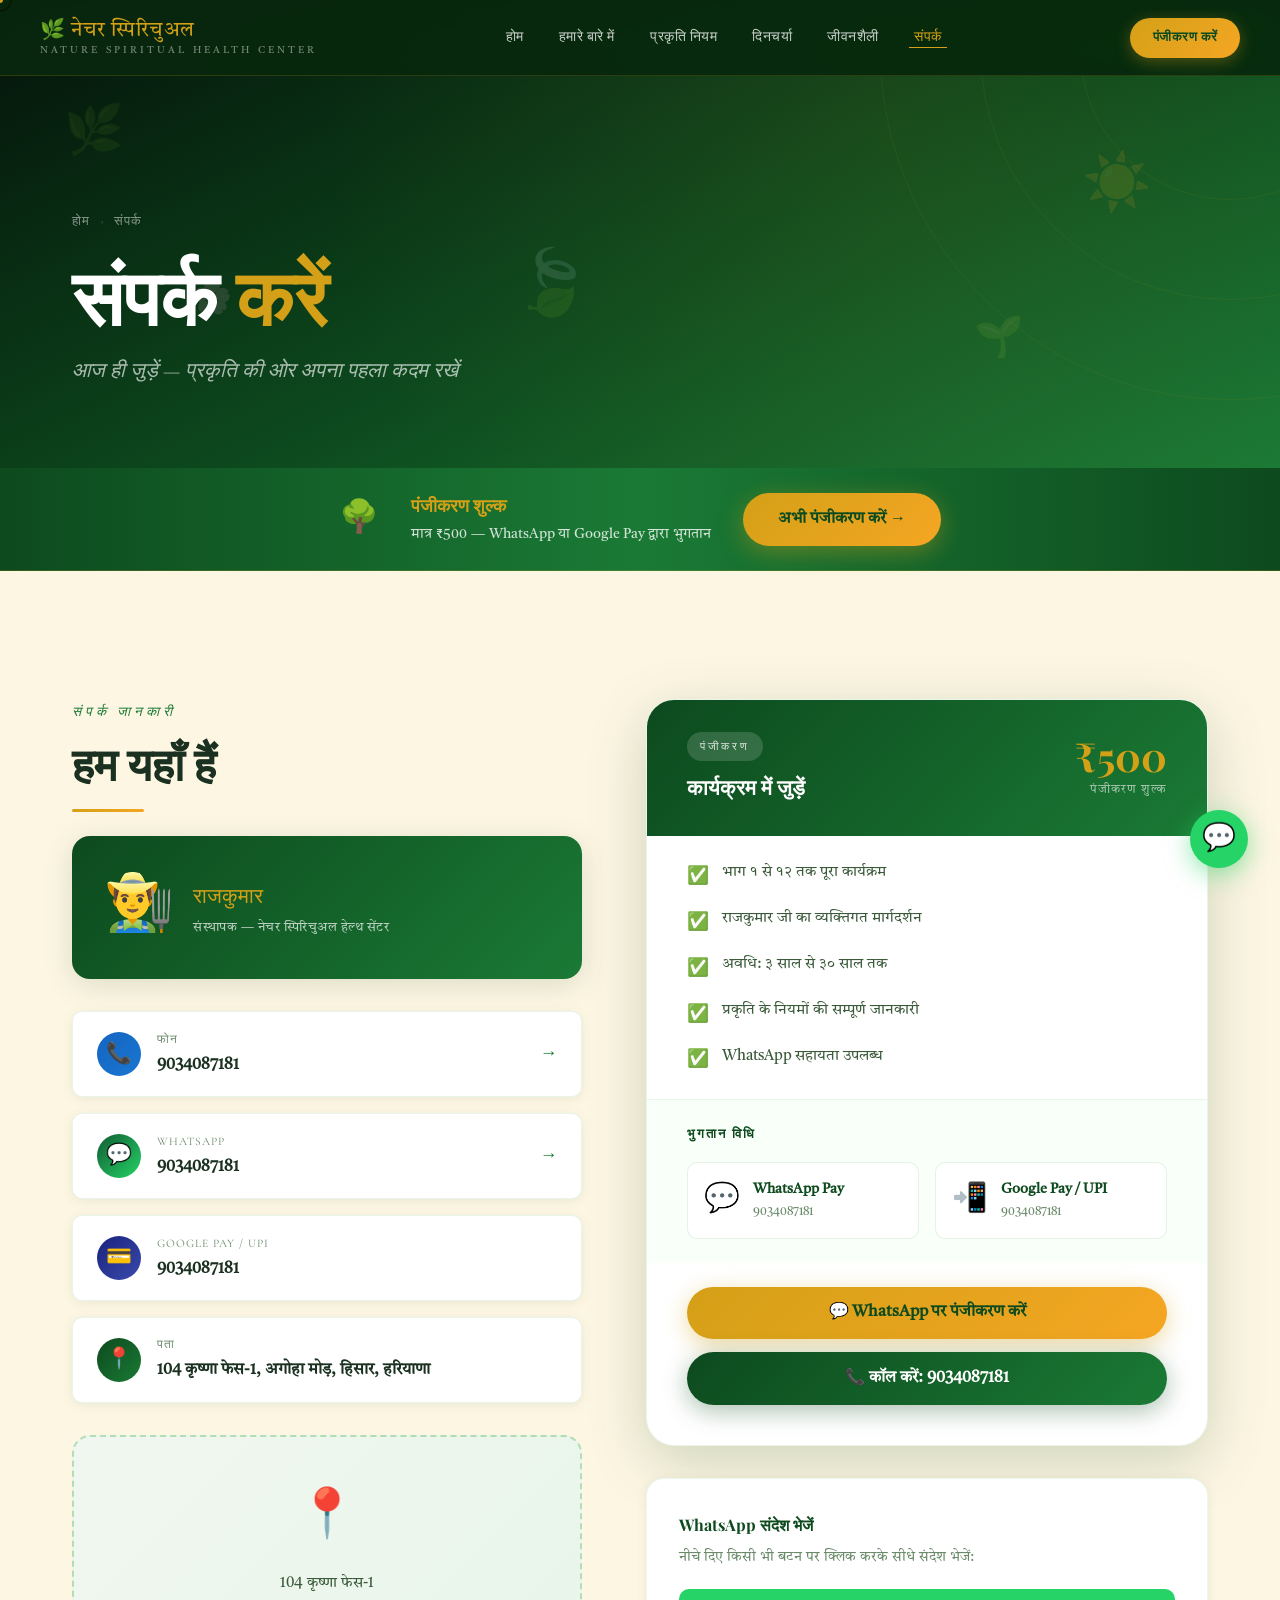
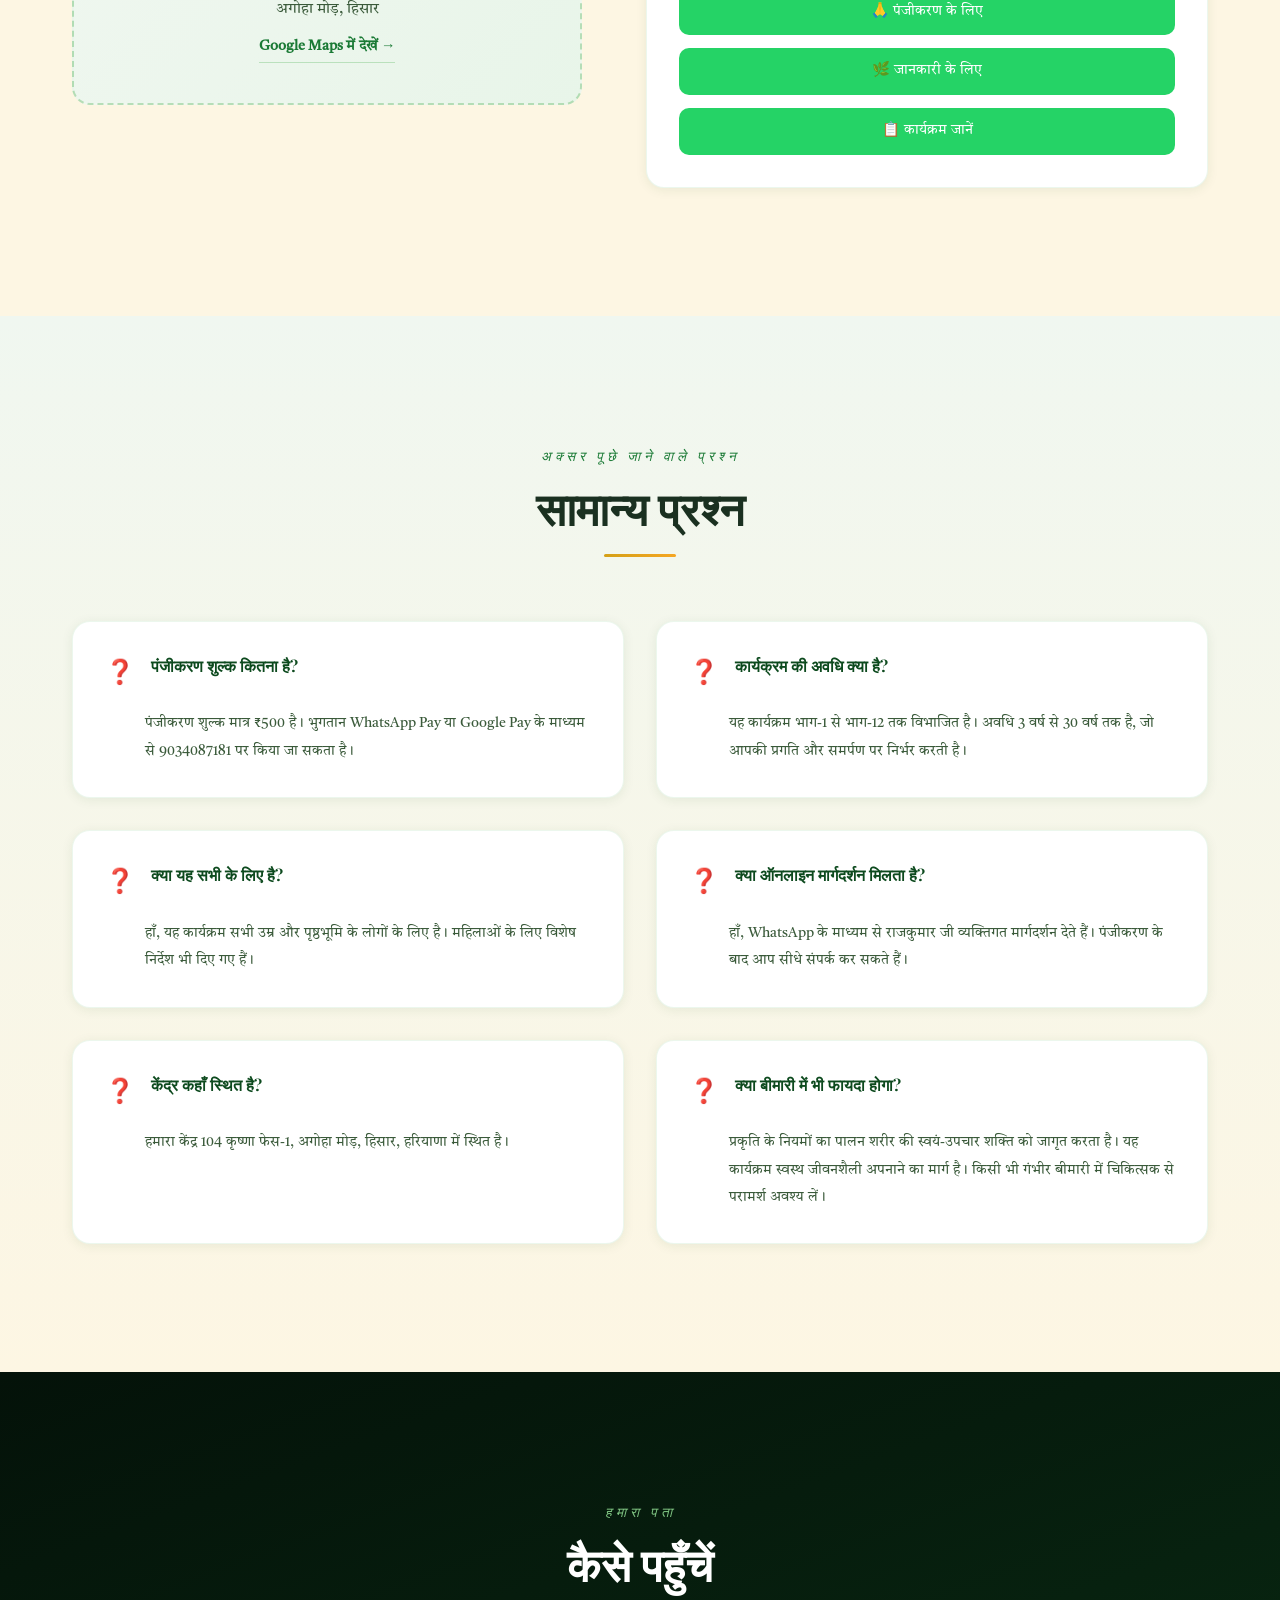
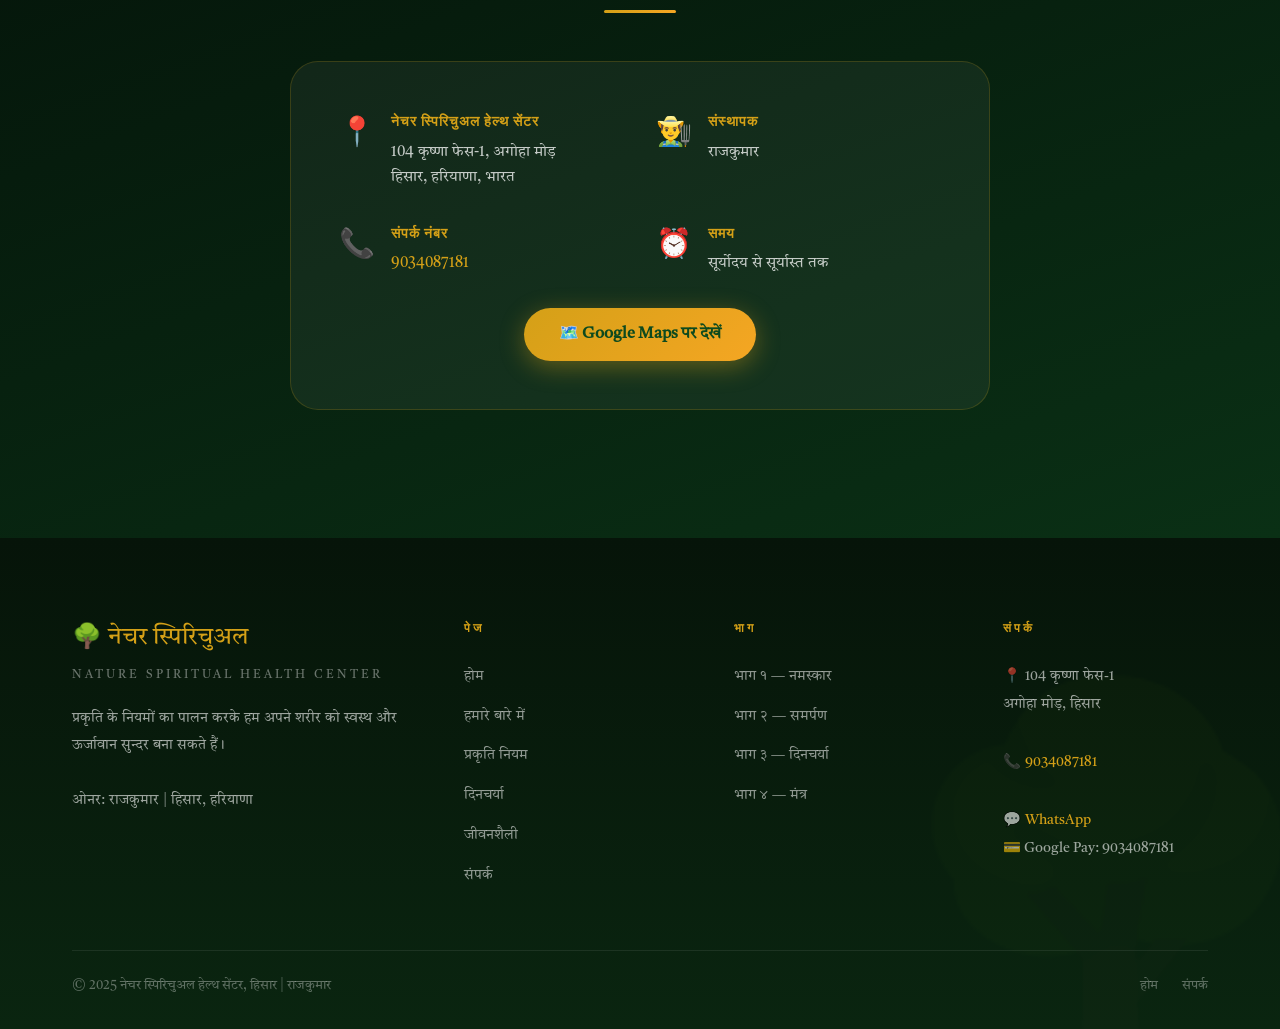
<file: contact.html>
<!DOCTYPE html>
<html lang="hi">
<head>
<meta charset="UTF-8">
<meta name="viewport" content="width=device-width, initial-scale=1.0">
<meta name="description" content="संपर्क करें — नेचर स्पिरिचुअल हेल्थ सेंटर, हिसार। पंजीकरण शुल्क ₹500 — WhatsApp या Google Pay।">
<title>संपर्क करें | नेचर स्पिरिचुअल हेल्थ सेंटर</title>
<link rel="stylesheet" href="css/global.css">
<link rel="stylesheet" href="css/contact.css">
</head>
<body>

<div id="page-loader">
  <div class="loader-tree">📞</div>
  <div class="loader-title">संपर्क करें</div>
  <div class="loader-bar"><div class="loader-fill"></div></div>
</div>
<div id="particles"></div>
<div id="cursor"></div>
<div id="cursor-dot"></div>
<a href="https://wa.me/919034087181" class="wa-float" target="_blank" rel="noopener">💬</a>

<nav class="nav-wrap">
  <div class="nav-inner">
    <a href="index.html" class="nav-brand">
      <span class="brand-hi">🌿 नेचर स्पिरिचुअल</span>
      <span class="brand-en">Nature Spiritual Health Center</span>
    </a>
    <ul class="nav-links">
      <li><a href="index.html"     class="nav-a">होम</a></li>
      <li><a href="about.html"     class="nav-a">हमारे बारे में</a></li>
      <li><a href="niyam.html"     class="nav-a">प्रकृति नियम</a></li>
      <li><a href="dinchrya.html"  class="nav-a">दिनचर्या</a></li>
      <li><a href="lifestyle.html" class="nav-a">जीवनशैली</a></li>
      <li><a href="contact.html"   class="nav-a">संपर्क</a></li>
    </ul>
    <a href="contact.html" class="nav-cta">पंजीकरण करें</a>
    <button class="nav-hamburger"><span></span><span></span><span></span></button>
  </div>
  <div class="nav-mobile">
    <a href="index.html"     class="nav-a">होम</a>
    <a href="about.html"     class="nav-a">हमारे बारे में</a>
    <a href="niyam.html"     class="nav-a">प्रकृति नियम</a>
    <a href="dinchrya.html"  class="nav-a">दिनचर्या</a>
    <a href="lifestyle.html" class="nav-a">जीवनशैली</a>
    <a href="contact.html"   class="nav-a">संपर्क</a>
    <a href="contact.html"   class="nav-cta">पंजीकरण करें →</a>
  </div>
</nav>

<header class="page-hero contact-hero">
  <div class="page-hero-rings"><div class="ph-ring"></div><div class="ph-ring"></div><div class="ph-ring"></div></div>
  <!-- Floating elements -->
  <div class="hero-floats">
    <span class="hf hf1">🌿</span><span class="hf hf2">☀️</span>
    <span class="hf hf3">🌸</span><span class="hf hf4">🌱</span>
    <span class="hf hf5">🍃</span>
  </div>
  <div class="page-hero-content container">
    <nav class="breadcrumb">
      <a href="index.html">होम</a><span class="sep">›</span><span>संपर्क</span>
    </nav>
    <h1 class="page-hero-title">संपर्क <span class="gold">करें</span></h1>
    <p class="page-hero-sub">आज ही जुड़ें — प्रकृति की ओर अपना पहला कदम रखें</p>
  </div>
</header>

<!-- ══ REGISTRATION HIGHLIGHT ══ -->
<div class="reg-highlight">
  <div class="container">
    <div class="rh-inner reveal">
      <div class="rh-icon">🌳</div>
      <div class="rh-text">
        <strong>पंजीकरण शुल्क</strong>
        <span>मात्र ₹500 — WhatsApp या Google Pay द्वारा भुगतान</span>
      </div>
      <a href="https://wa.me/919034087181?text=नमस्ते%20राजकुमार%20जी%2C%20मैं%20नेचर%20स्पिरिचुअल%20हेल्थ%20सेंटर%20में%20पंजीकरण%20करना%20चाहता%20हूं।" 
         class="btn btn-gold" target="_blank">अभी पंजीकरण करें →</a>
    </div>
  </div>
</div>

<!-- ══ CONTACT MAIN ══ -->
<section class="py-section">
  <div class="container">
    <div class="contact-main-grid">

      <!-- LEFT: Info Cards -->
      <div class="contact-info reveal-l">
        <span class="section-label">संपर्क जानकारी</span>
        <h2 class="section-title">हम यहाँ हैं</h2>
        <div class="divider"></div>

        <!-- Owner Card -->
        <div class="owner-card">
          <div class="oc-avatar">👨‍🌾</div>
          <div class="oc-info">
            <div class="oc-name">राजकुमार</div>
            <div class="oc-title">संस्थापक — नेचर स्पिरिचुअल हेल्थ सेंटर</div>
          </div>
        </div>

        <!-- Contact Items -->
        <div class="contact-items">
          <a href="tel:+919034087181" class="ci-item">
            <div class="ci-icon ci-phone">📞</div>
            <div class="ci-body">
              <span class="ci-label">फोन</span>
              <span class="ci-val">9034087181</span>
            </div>
            <span class="ci-arrow">→</span>
          </a>
          <a href="https://wa.me/919034087181" class="ci-item" target="_blank">
            <div class="ci-icon ci-wa">💬</div>
            <div class="ci-body">
              <span class="ci-label">WhatsApp</span>
              <span class="ci-val">9034087181</span>
            </div>
            <span class="ci-arrow">→</span>
          </a>
          <div class="ci-item ci-no-link">
            <div class="ci-icon ci-gpay">💳</div>
            <div class="ci-body">
              <span class="ci-label">Google Pay / UPI</span>
              <span class="ci-val">9034087181</span>
            </div>
          </div>
          <div class="ci-item ci-no-link">
            <div class="ci-icon ci-addr">📍</div>
            <div class="ci-body">
              <span class="ci-label">पता</span>
              <span class="ci-val">104 कृष्णा फेस-1, अगोहा मोड़, हिसार, हरियाणा</span>
            </div>
          </div>
        </div>

        <!-- Map placeholder -->
        <div class="map-placeholder reveal" data-delay="0.3">
          <div class="mp-inner">
            <div class="mp-pin">📍</div>
            <p>104 कृष्णा फेस-1<br>अगोहा मोड़, हिसार</p>
            <a href="https://maps.google.com/?q=Hisar+Haryana+India" 
               target="_blank" class="mp-link">Google Maps में देखें →</a>
          </div>
        </div>
      </div>

      <!-- RIGHT: Registration + WhatsApp -->
      <div class="contact-right reveal-r">

        <!-- Registration Card -->
        <div class="reg-card">
          <div class="rc-header">
            <div class="rc-h-left">
              <div class="rc-badge">पंजीकरण</div>
              <h3>कार्यक्रम में जुड़ें</h3>
            </div>
            <div class="rc-fee">
              <span class="rc-fee-amt">₹500</span>
              <span class="rc-fee-lbl">पंजीकरण शुल्क</span>
            </div>
          </div>

          <div class="rc-features">
            <div class="rcf">
              <span>✅</span>
              <p>भाग १ से १२ तक पूरा कार्यक्रम</p>
            </div>
            <div class="rcf">
              <span>✅</span>
              <p>राजकुमार जी का व्यक्तिगत मार्गदर्शन</p>
            </div>
            <div class="rcf">
              <span>✅</span>
              <p>अवधि: ३ साल से ३० साल तक</p>
            </div>
            <div class="rcf">
              <span>✅</span>
              <p>प्रकृति के नियमों की सम्पूर्ण जानकारी</p>
            </div>
            <div class="rcf">
              <span>✅</span>
              <p>WhatsApp सहायता उपलब्ध</p>
            </div>
          </div>

          <div class="rc-payment">
            <h4>भुगतान विधि</h4>
            <div class="rcp-methods">
              <div class="rcpm">
                <span>💬</span>
                <div>
                  <strong>WhatsApp Pay</strong>
                  <p>9034087181</p>
                </div>
              </div>
              <div class="rcpm">
                <span>📲</span>
                <div>
                  <strong>Google Pay / UPI</strong>
                  <p>9034087181</p>
                </div>
              </div>
            </div>
          </div>

          <div class="rc-actions">
            <a href="https://wa.me/919034087181?text=नमस्ते%20राजकुमार%20जी%2C%20मैं%20नेचर%20स्पिरिचुअल%20हेल्थ%20सेंटर%20में%20पंजीकरण%20करना%20चाहता%20हूं।%20कृपया%20मुझे%20मार्गदर्शन%20दें।"
               class="btn btn-gold" target="_blank" style="width:100%;justify-content:center;">
              💬 WhatsApp पर पंजीकरण करें
            </a>
            <a href="tel:+919034087181" class="btn btn-green" style="width:100%;justify-content:center;margin-top:0.8rem">
              📞 कॉल करें: 9034087181
            </a>
          </div>
        </div>

        <!-- WhatsApp Message Samples -->
        <div class="wa-samples">
          <h4>WhatsApp संदेश भेजें</h4>
          <p>नीचे दिए किसी भी बटन पर क्लिक करके सीधे संदेश भेजें:</p>
          <div class="ws-btns">
            <a href="https://wa.me/919034087181?text=नमस्ते%20जी%2C%20मुझे%20पंजीकरण%20करना%20है।" target="_blank" class="ws-btn">
              🙏 पंजीकरण के लिए
            </a>
            <a href="https://wa.me/919034087181?text=नमस्ते%20जी%2C%20मुझे%20प्रकृति%20नियमों%20के%20बारे%20में%20जानकारी%20चाहिए।" target="_blank" class="ws-btn">
              🌿 जानकारी के लिए
            </a>
            <a href="https://wa.me/919034087181?text=नमस्ते%20जी%2C%20कार्यक्रम%20के%20बारे%20में%20विस्तार%20से%20बताएं।" target="_blank" class="ws-btn">
              📋 कार्यक्रम जानें
            </a>
          </div>
        </div>

      </div>
    </div>
  </div>
</section>

<!-- ══ FAQ ══ -->
<section class="faq-section py-section">
  <div class="container">
    <div class="text-center reveal" style="margin-bottom:4rem">
      <span class="section-label">अक्सर पूछे जाने वाले प्रश्न</span>
      <h2 class="section-title">सामान्य प्रश्न</h2>
      <div class="divider center"></div>
    </div>
    <div class="faq-grid">
      <div class="faq-item reveal" data-delay="0">
        <div class="faq-q">
          <span class="fq-icon">❓</span>
          <h3>पंजीकरण शुल्क कितना है?</h3>
        </div>
        <p class="faq-a">पंजीकरण शुल्क मात्र ₹500 है। भुगतान WhatsApp Pay या Google Pay के माध्यम से 9034087181 पर किया जा सकता है।</p>
      </div>
      <div class="faq-item reveal" data-delay="0.1">
        <div class="faq-q">
          <span class="fq-icon">❓</span>
          <h3>कार्यक्रम की अवधि क्या है?</h3>
        </div>
        <p class="faq-a">यह कार्यक्रम भाग-1 से भाग-12 तक विभाजित है। अवधि 3 वर्ष से 30 वर्ष तक है, जो आपकी प्रगति और समर्पण पर निर्भर करती है।</p>
      </div>
      <div class="faq-item reveal" data-delay="0.2">
        <div class="faq-q">
          <span class="fq-icon">❓</span>
          <h3>क्या यह सभी के लिए है?</h3>
        </div>
        <p class="faq-a">हाँ, यह कार्यक्रम सभी उम्र और पृष्ठभूमि के लोगों के लिए है। महिलाओं के लिए विशेष निर्देश भी दिए गए हैं।</p>
      </div>
      <div class="faq-item reveal" data-delay="0.3">
        <div class="faq-q">
          <span class="fq-icon">❓</span>
          <h3>क्या ऑनलाइन मार्गदर्शन मिलता है?</h3>
        </div>
        <p class="faq-a">हाँ, WhatsApp के माध्यम से राजकुमार जी व्यक्तिगत मार्गदर्शन देते हैं। पंजीकरण के बाद आप सीधे संपर्क कर सकते हैं।</p>
      </div>
      <div class="faq-item reveal" data-delay="0.4">
        <div class="faq-q">
          <span class="fq-icon">❓</span>
          <h3>केंद्र कहाँ स्थित है?</h3>
        </div>
        <p class="faq-a">हमारा केंद्र 104 कृष्णा फेस-1, अगोहा मोड़, हिसार, हरियाणा में स्थित है।</p>
      </div>
      <div class="faq-item reveal" data-delay="0.5">
        <div class="faq-q">
          <span class="fq-icon">❓</span>
          <h3>क्या बीमारी में भी फायदा होगा?</h3>
        </div>
        <p class="faq-a">प्रकृति के नियमों का पालन शरीर की स्वयं-उपचार शक्ति को जागृत करता है। यह कार्यक्रम स्वस्थ जीवनशैली अपनाने का मार्ग है। किसी भी गंभीर बीमारी में चिकित्सक से परामर्श अवश्य लें।</p>
      </div>
    </div>
  </div>
</section>

<!-- ══ LOCATION ══ -->
<section class="location-section py-section">
  <div class="container">
    <div class="text-center reveal" style="margin-bottom:3rem">
      <span class="section-label light">हमारा पता</span>
      <h2 class="section-title light">कैसे पहुँचें</h2>
      <div class="divider center"></div>
    </div>
    <div class="location-card reveal">
      <div class="lc-body">
        <div class="lc-addr">
          <div class="lc-icon">📍</div>
          <div>
            <h3>नेचर स्पिरिचुअल हेल्थ सेंटर</h3>
            <p>104 कृष्णा फेस-1, अगोहा मोड़<br>हिसार, हरियाणा, भारत</p>
          </div>
        </div>
        <div class="lc-addr">
          <div class="lc-icon">👨‍🌾</div>
          <div>
            <h3>संस्थापक</h3>
            <p>राजकुमार</p>
          </div>
        </div>
        <div class="lc-addr">
          <div class="lc-icon">📞</div>
          <div>
            <h3>संपर्क नंबर</h3>
            <p><a href="tel:+919034087181" style="color:var(--gold)">9034087181</a></p>
          </div>
        </div>
        <div class="lc-addr">
          <div class="lc-icon">⏰</div>
          <div>
            <h3>समय</h3>
            <p>सूर्योदय से सूर्यास्त तक</p>
          </div>
        </div>
      </div>
      <a href="https://maps.google.com/?q=104+Krishna+Phase+1+Hisar+Haryana" 
         class="btn btn-gold" target="_blank" style="margin-top:2rem">
        🗺️ Google Maps पर देखें
      </a>
    </div>
  </div>
</section>

<footer class="site-footer">
  <div class="footer-inner container">
    <div class="footer-brand">
      <div class="fb-name">🌳 नेचर स्पिरिचुअल</div>
      <div class="fb-tag">Nature Spiritual Health Center</div>
      <p class="fb-desc">प्रकृति के नियमों का पालन करके हम अपने शरीर को स्वस्थ और ऊर्जावान सुन्दर बना सकते हैं।<br><br>ओनर: राजकुमार | हिसार, हरियाणा</p>
    </div>
    <div class="footer-col"><h4>पेज</h4><ul>
      <li><a href="index.html">होम</a></li><li><a href="about.html">हमारे बारे में</a></li>
      <li><a href="niyam.html">प्रकृति नियम</a></li><li><a href="dinchrya.html">दिनचर्या</a></li>
      <li><a href="lifestyle.html">जीवनशैली</a></li><li><a href="contact.html">संपर्क</a></li>
    </ul></div>
    <div class="footer-col"><h4>भाग</h4><ul>
      <li><a href="niyam.html#bhag1">भाग १ — नमस्कार</a></li>
      <li><a href="niyam.html#bhag2">भाग २ — समर्पण</a></li>
      <li><a href="dinchrya.html">भाग ३ — दिनचर्या</a></li>
      <li><a href="niyam.html#bhag4">भाग ४ — मंत्र</a></li>
    </ul></div>
    <div class="footer-col"><h4>संपर्क</h4>
      <p>📍 104 कृष्णा फेस-1<br>अगोहा मोड़, हिसार<br><br>📞 <a href="tel:+919034087181" style="color:var(--gold)">9034087181</a><br><br>💬 <a href="https://wa.me/919034087181" target="_blank" style="color:var(--gold)">WhatsApp</a><br>💳 Google Pay: 9034087181</p>
    </div>
  </div>
  <div class="container"><hr class="footer-divider"></div>
  <div class="footer-bottom container">
    <span class="footer-copy">© 2025 नेचर स्पिरिचुअल हेल्थ सेंटर, हिसार | राजकुमार</span>
    <div class="footer-legal"><a href="index.html">होम</a><a href="contact.html">संपर्क</a></div>
  </div>
</footer>

<script src="js/main.js"></script>
</body>
</html>
</file>
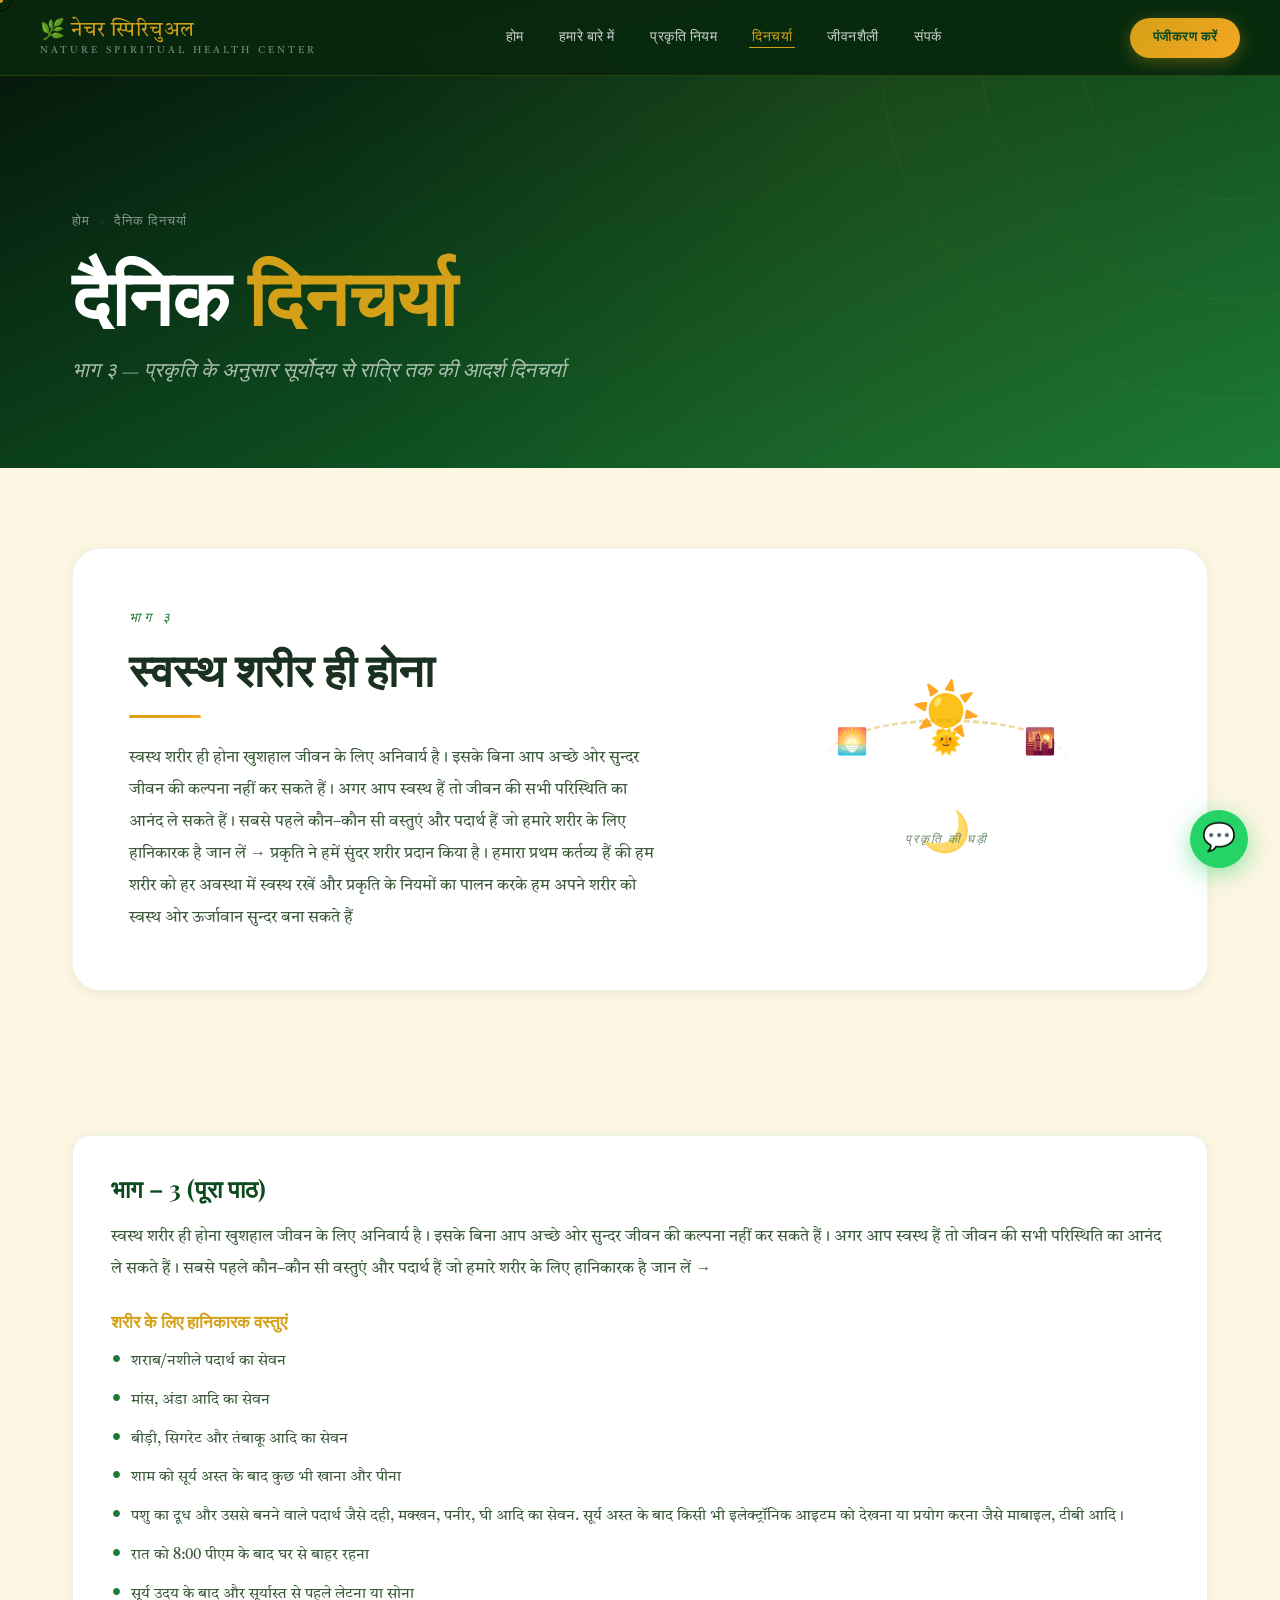
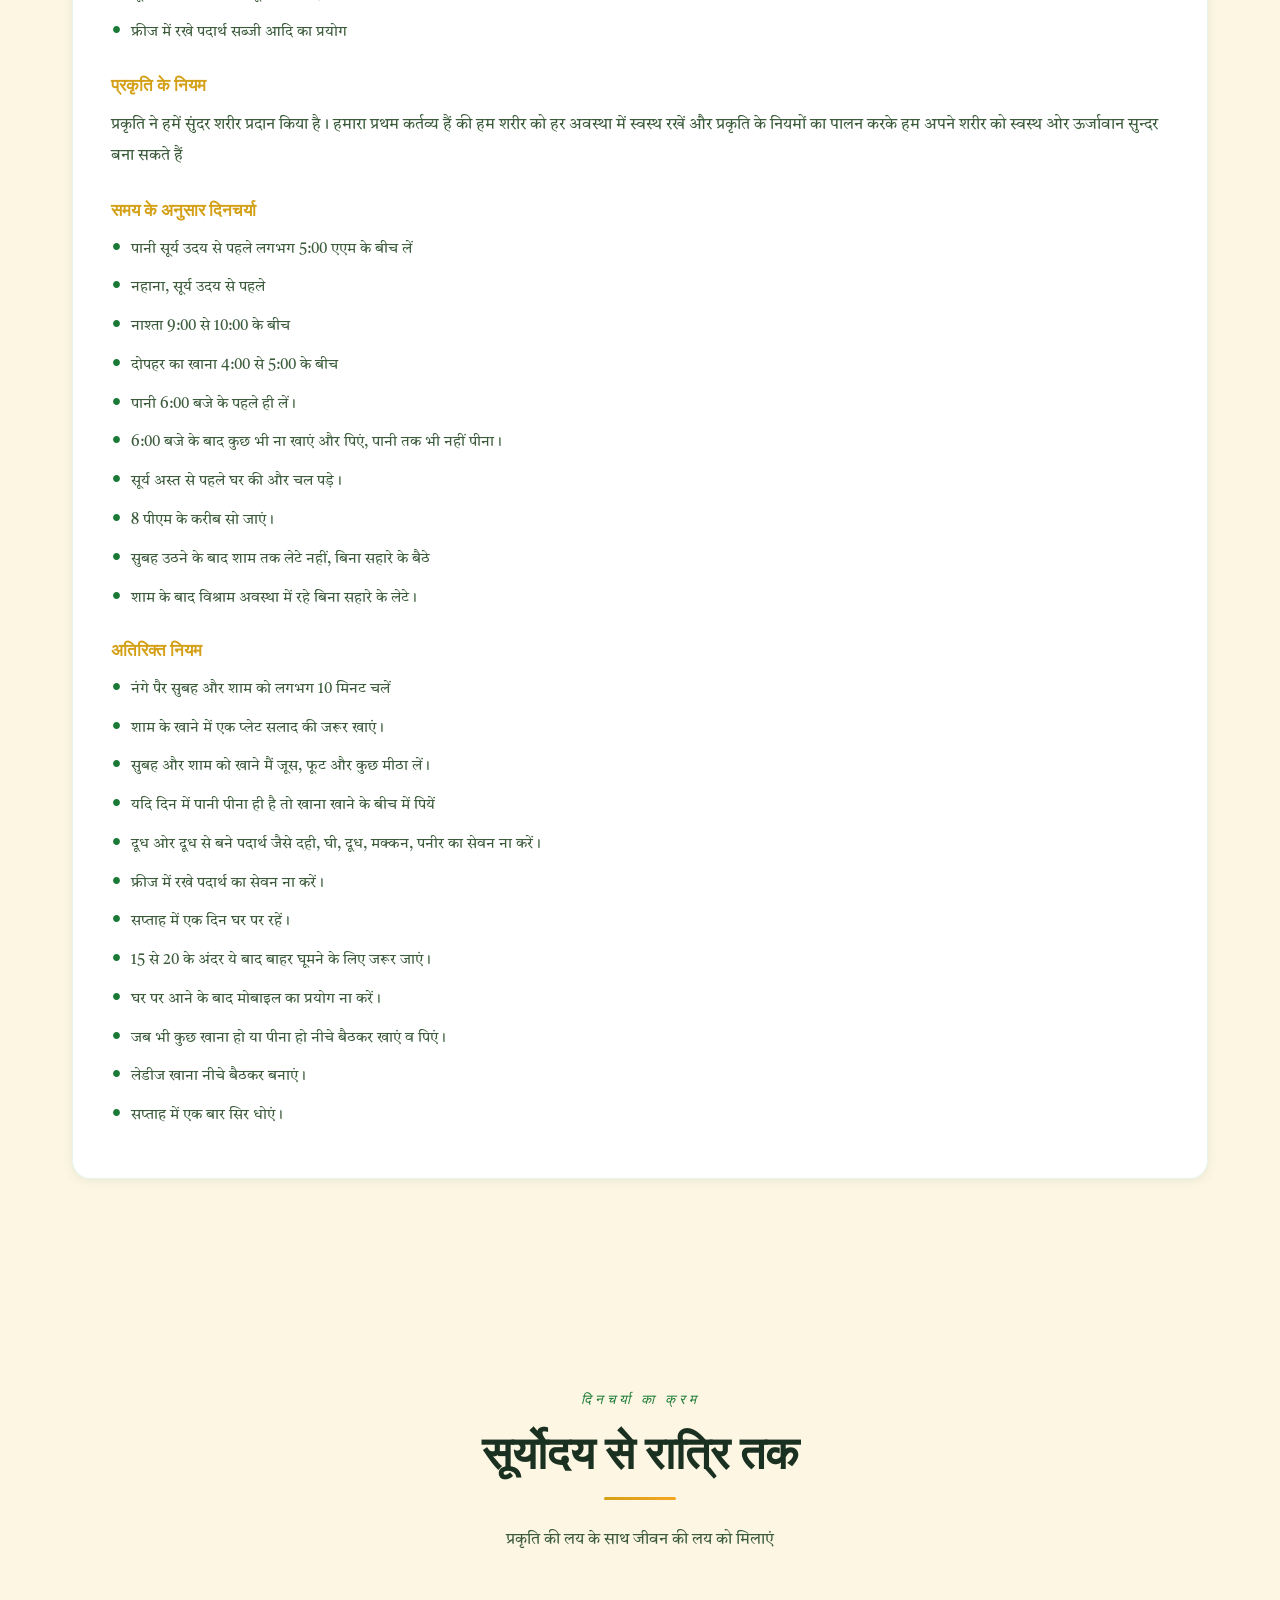
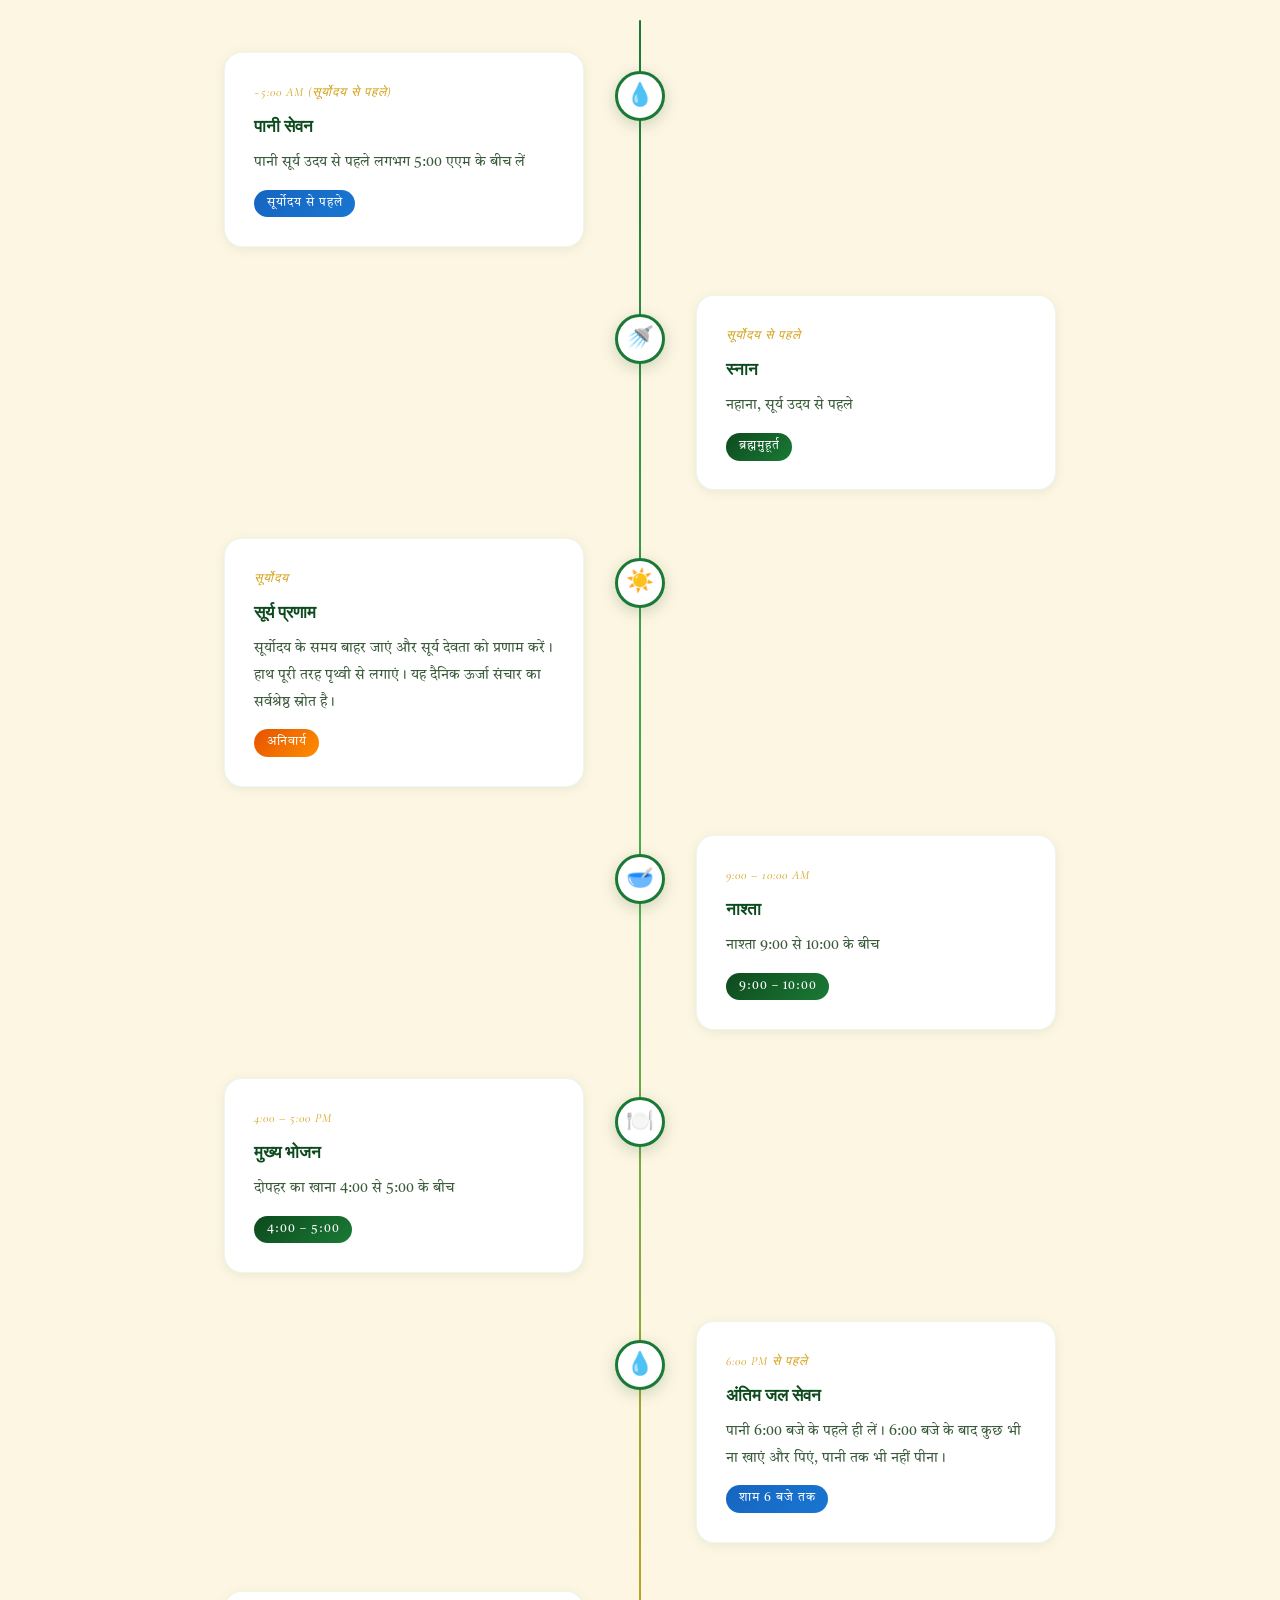
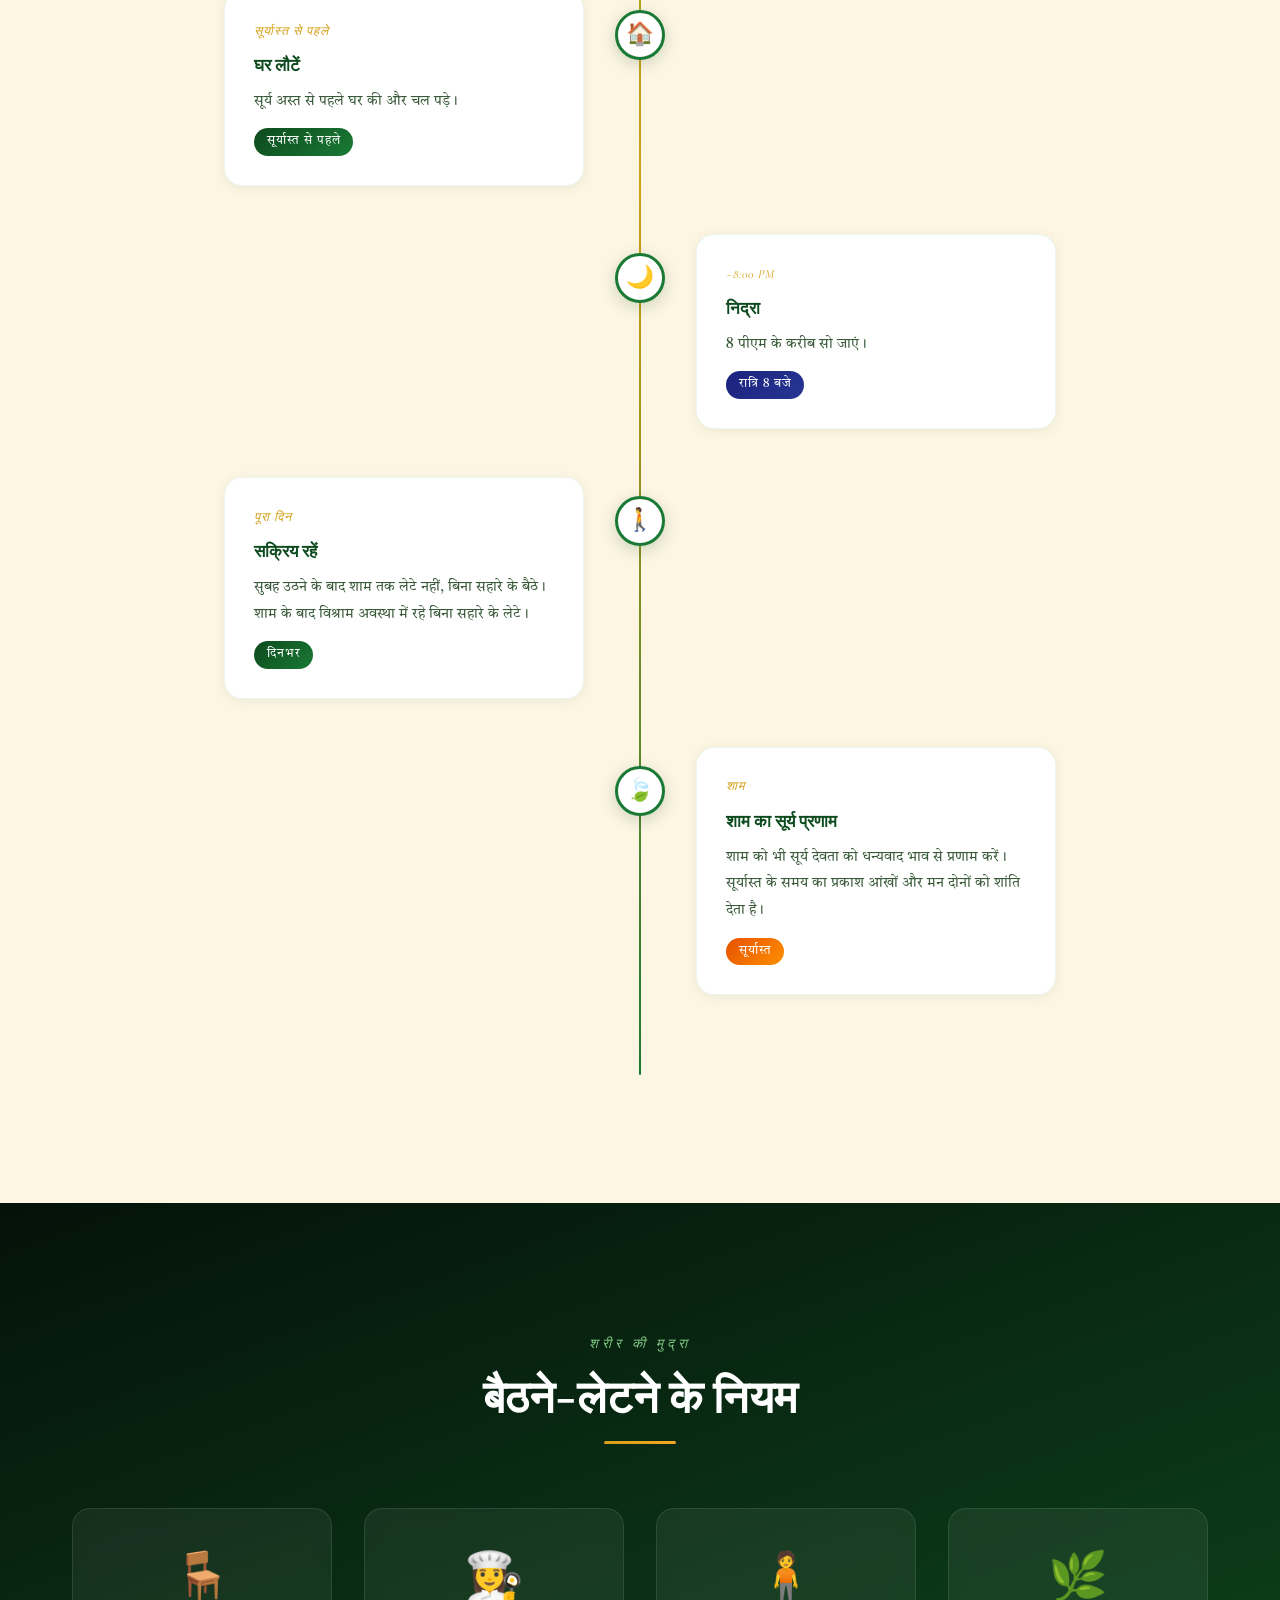
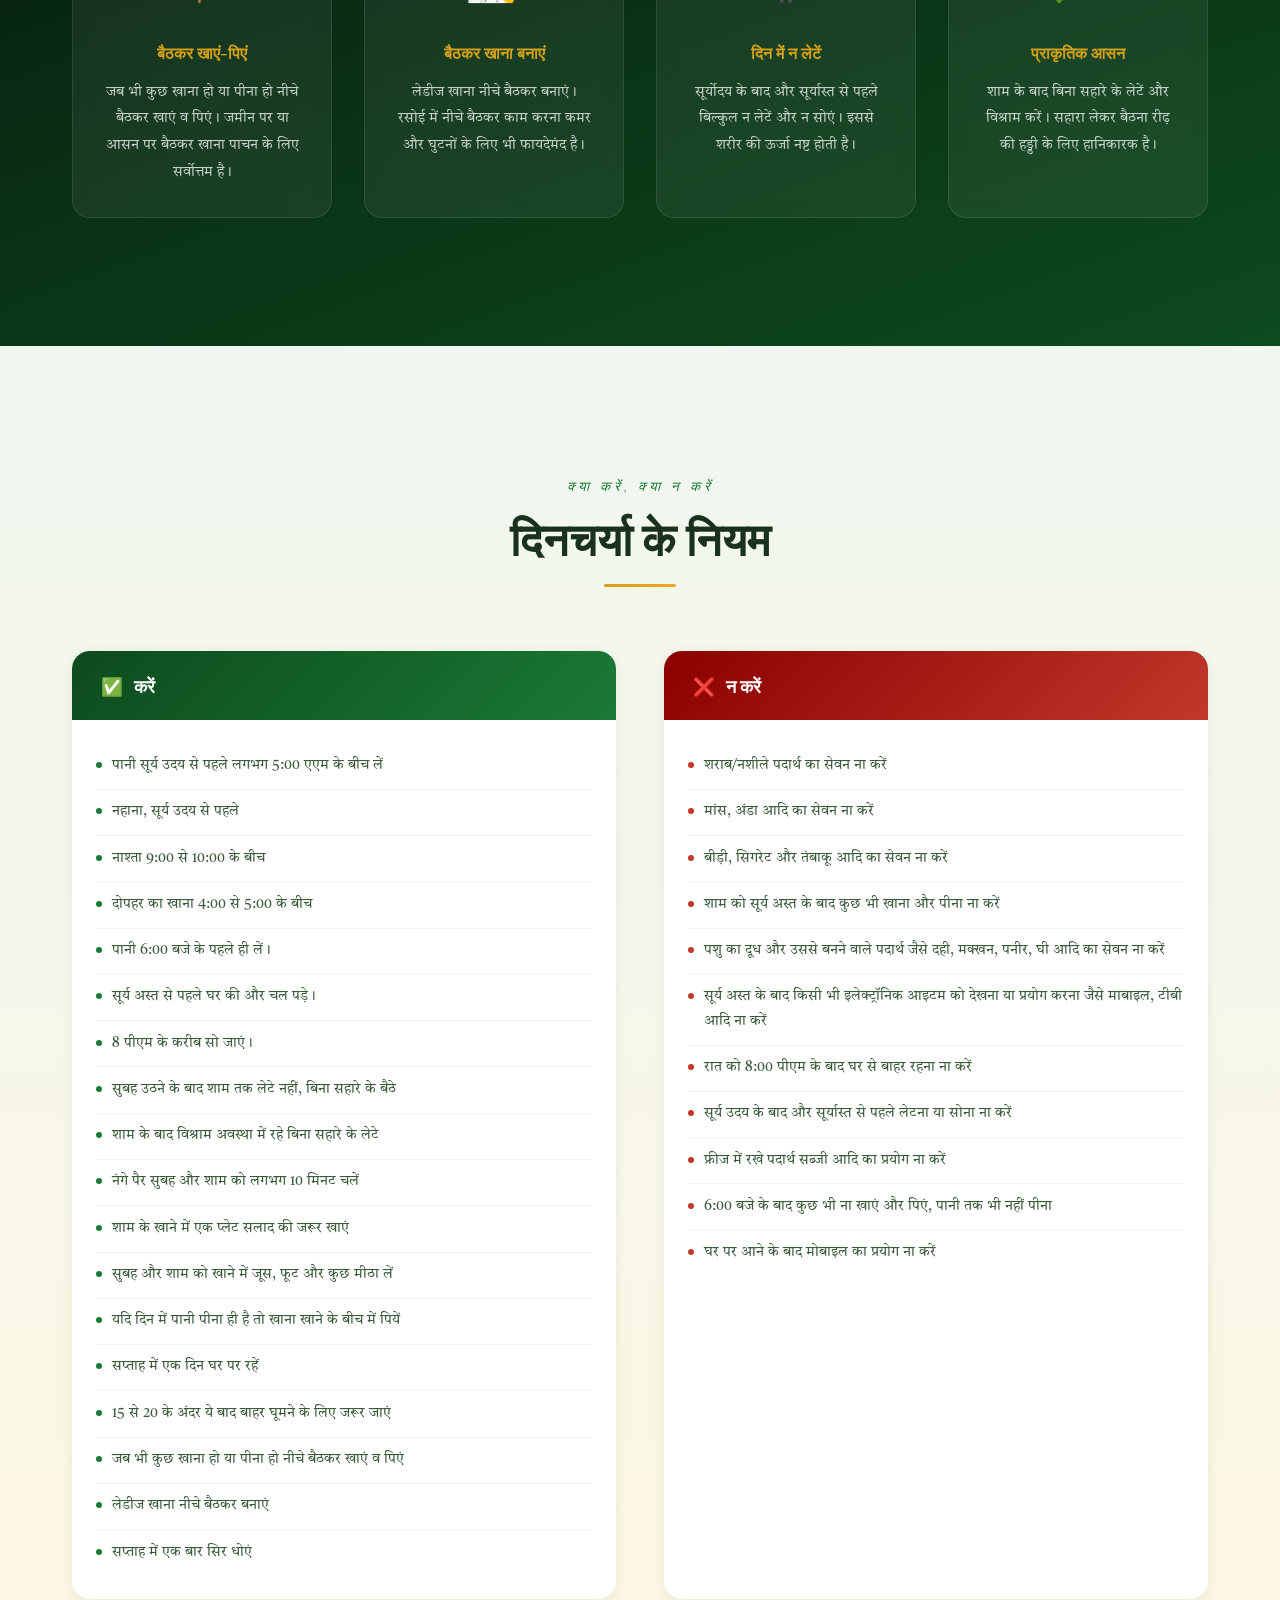
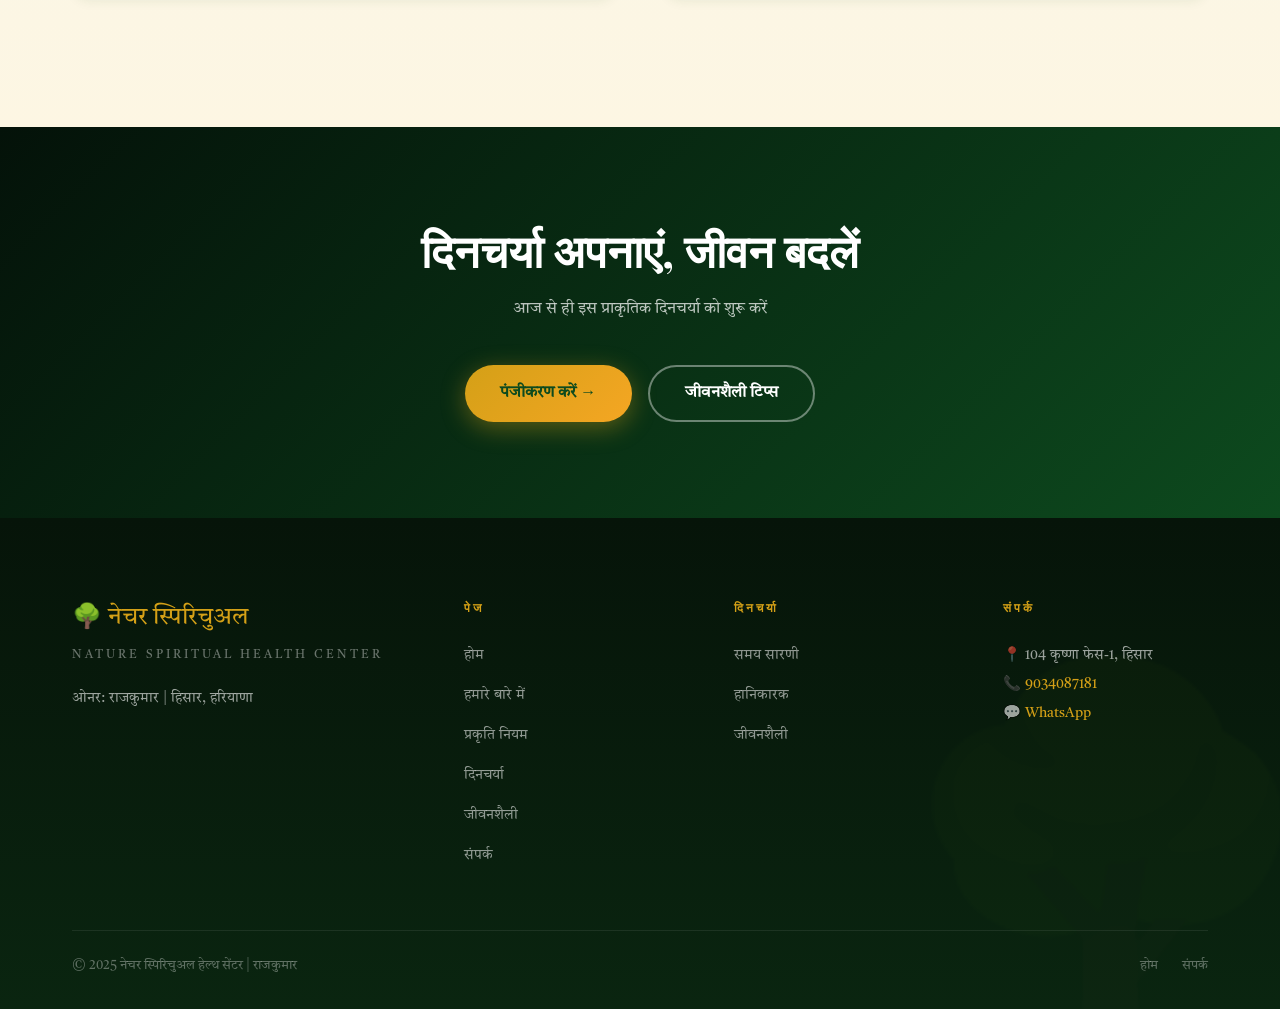
<file: dinchrya.html>
<!DOCTYPE html>
<html lang="hi">
<head>
<meta charset="UTF-8">
<meta name="viewport" content="width=device-width, initial-scale=1.0">
<meta name="description" content="दैनिक दिनचर्या — भाग ३। प्रकृति के अनुसार सूर्योदय से सूर्यास्त तक की आदर्श दिनचर्या।">
<title>दैनिक दिनचर्या | नेचर स्पिरिचुअल हेल्थ सेंटर</title>
<link rel="stylesheet" href="css/global.css">
<link rel="stylesheet" href="css/dinchrya.css">
</head>
<body>

<div id="page-loader">
  <div class="loader-tree">⏰</div>
  <div class="loader-title">दैनिक दिनचर्या</div>
  <div class="loader-bar"><div class="loader-fill"></div></div>
</div>
<div id="particles"></div>
<div id="cursor"></div>
<div id="cursor-dot"></div>
<a href="https://wa.me/919034087181" class="wa-float" target="_blank" rel="noopener">💬</a>

<nav class="nav-wrap">
  <div class="nav-inner">
    <a href="index.html" class="nav-brand">
      <span class="brand-hi">🌿 नेचर स्पिरिचुअल</span>
      <span class="brand-en">Nature Spiritual Health Center</span>
    </a>
    <ul class="nav-links">
      <li><a href="index.html"     class="nav-a">होम</a></li>
      <li><a href="about.html"     class="nav-a">हमारे बारे में</a></li>
      <li><a href="niyam.html"     class="nav-a">प्रकृति नियम</a></li>
      <li><a href="dinchrya.html"  class="nav-a">दिनचर्या</a></li>
      <li><a href="lifestyle.html" class="nav-a">जीवनशैली</a></li>
      <li><a href="contact.html"   class="nav-a">संपर्क</a></li>
    </ul>
    <a href="contact.html" class="nav-cta">पंजीकरण करें</a>
    <button class="nav-hamburger"><span></span><span></span><span></span></button>
  </div>
  <div class="nav-mobile">
    <a href="index.html"     class="nav-a">होम</a>
    <a href="about.html"     class="nav-a">हमारे बारे में</a>
    <a href="niyam.html"     class="nav-a">प्रकृति नियम</a>
    <a href="dinchrya.html"  class="nav-a">दिनचर्या</a>
    <a href="lifestyle.html" class="nav-a">जीवनशैली</a>
    <a href="contact.html"   class="nav-a">संपर्क</a>
    <a href="contact.html"   class="nav-cta">पंजीकरण करें →</a>
  </div>
</nav>

<header class="page-hero">
  <div class="page-hero-rings"><div class="ph-ring"></div><div class="ph-ring"></div><div class="ph-ring"></div></div>
  <div class="page-hero-content container">
    <nav class="breadcrumb">
      <a href="index.html">होम</a><span class="sep">›</span><span>दैनिक दिनचर्या</span>
    </nav>
    <h1 class="page-hero-title">दैनिक <span class="gold">दिनचर्या</span></h1>
    <p class="page-hero-sub">भाग ३ — प्रकृति के अनुसार सूर्योदय से रात्रि तक की आदर्श दिनचर्या</p>
  </div>
</header>

<!-- ══ BHAG 3 INTRO ══ -->
<section class="py-section-sm">
  <div class="container">
    <div class="dc-intro reveal">
      <div class="dci-text">
        <span class="section-label">भाग ३</span>
        <h2 class="section-title">स्वस्थ शरीर ही होना</h2>
        <div class="divider"></div>
        <p class="section-desc">
          स्वस्थ शरीर ही होना खुशहाल जीवन के लिए अनिवार्य है। इसके बिना आप अच्छे ओर सुन्दर जीवन की कल्पना नहीं कर सकते हैं। अगर आप स्वस्थ हैं तो जीवन की सभी परिस्थिति का आनंद ले सकते हैं। सबसे पहले कौन–कौन सी वस्तुएं और पदार्थ हैं जो हमारे शरीर के लिए हानिकारक है जान लें →
          प्रकृति ने हमें सुंदर शरीर प्रदान किया है। हमारा प्रथम कर्तव्य हैं की हम शरीर को हर अवस्था में स्वस्थ रखें और प्रकृति के नियमों का पालन करके हम अपने शरीर को स्वस्थ ओर ऊर्जावान सुन्दर बना सकते हैं
        </p>
      </div>
      <div class="dci-visual">
        <div class="sun-clock">
          <div class="sc-sun">☀️</div>
          <div class="sc-arc">
            <div class="sc-point sc-p1">🌅</div>
            <div class="sc-point sc-p2">🌞</div>
            <div class="sc-point sc-p3">🌇</div>
          </div>
          <div class="sc-moon">🌙</div>
          <div class="sc-label">प्रकृति की घड़ी</div>
        </div>
      </div>
    </div>
  </div>
</section>

<!-- ══ Full Bhag 3 Text ══ -->
<section class="fulltext-section py-section-sm">
  <div class="container">
    <div class="fulltext-card card reveal">
      <h3 class="fulltext-title">भाग – 3 (पूरा पाठ)</h3>

      <p class="fulltext-paragraph">
        स्वस्थ शरीर ही होना खुशहाल जीवन के लिए अनिवार्य है। इसके बिना आप अच्छे ओर सुन्दर जीवन की कल्पना नहीं कर सकते हैं। अगर आप स्वस्थ हैं तो जीवन की सभी परिस्थिति का आनंद ले सकते हैं। सबसे पहले कौन–कौन सी वस्तुएं और पदार्थ हैं जो हमारे शरीर के लिए हानिकारक है जान लें →
      </p>

      <h4 class="ft-subtitle">शरीर के लिए हानिकारक वस्तुएं</h4>
      <ul class="ft-list">
        <li>शराब/नशीले पदार्थ का सेवन</li>
        <li>मांस, अंडा आदि का सेवन</li>
        <li>बीड़ी, सिगरेट और तंबाकू आदि का सेवन</li>
        <li>शाम को सूर्य अस्त के बाद कुछ भी खाना और पीना</li>
        <li>पशु का दूध और उससे बनने वाले पदार्थ जैसे दही, मक्खन, पनीर, घी आदि का सेवन. सूर्य अस्त के बाद किसी भी इलेक्ट्रॉनिक आइटम को देखना या प्रयोग करना जैसे माबाइल, टीबी आदि।</li>
        <li>रात को 8:00 पीएम के बाद घर से बाहर रहना</li>
        <li>सूर्य उदय के बाद और सूर्यास्त से पहले लेटना या सोना</li>
        <li>फ्रीज में रखे पदार्थ सब्जी आदि का प्रयोग</li>
      </ul>

      <h4 class="ft-subtitle">प्रकृति के नियम</h4>
      <p class="fulltext-paragraph">
        प्रकृति ने हमें सुंदर शरीर प्रदान किया है। हमारा प्रथम कर्तव्य हैं की हम शरीर को हर अवस्था में स्वस्थ रखें और प्रकृति के नियमों का पालन करके हम अपने शरीर को स्वस्थ ओर ऊर्जावान सुन्दर बना सकते हैं
      </p>

      <h4 class="ft-subtitle">समय के अनुसार दिनचर्या</h4>
      <ul class="ft-list">
        <li>पानी सूर्य उदय से पहले लगभग 5:00 एएम के बीच लें</li>
        <li>नहाना, सूर्य उदय से पहले</li>
        <li>नाश्ता 9:00 से 10:00 के बीच</li>
        <li>दोपहर का खाना 4:00 से 5:00 के बीच</li>
        <li>पानी 6:00 बजे के पहले ही लें।</li>
        <li>6:00 बजे के बाद कुछ भी ना खाएं और पिएं, पानी तक भी नहीं पीना।</li>
        <li>सूर्य अस्त से पहले घर की और चल पड़े।</li>
        <li>8 पीएम के करीब सो जाएं।</li>
        <li>सुबह उठने के बाद शाम तक लेटे नहीं, बिना सहारे के बैठे</li>
        <li>शाम के बाद विश्राम अवस्था में रहे बिना सहारे के लेटे।</li>
      </ul>

      <h4 class="ft-subtitle">अतिरिक्त नियम</h4>
      <ul class="ft-list">
        <li>नंगे पैर सुबह और शाम को लगभग 10 मिनट चलें</li>
        <li>शाम के खाने में एक प्लेट सलाद की जरूर खाएं।</li>
        <li>सुबह और शाम को खाने मैं जूस, फूट और कुछ मीठा लें।</li>
        <li>यदि दिन में पानी पीना ही है तो खाना खाने के बीच में पियें</li>
        <li>दूध ओर दूध से बने पदार्थ जैसे दही, घी, दूध, मक्कन, पनीर का सेवन ना करें।</li>
        <li>फ्रीज में रखे पदार्थ का सेवन ना करें।</li>
        <li>सप्ताह में एक दिन घर पर रहें।</li>
        <li>15 से 20 के अंदर ये बाद बाहर घूमने के लिए जरूर जाएं।</li>
        <li>घर पर आने के बाद मोबाइल का प्रयोग ना करें।</li>
        <li>जब भी कुछ खाना हो या पीना हो नीचे बैठकर खाएं व पिएं।</li>
        <li>लेडीज खाना नीचे बैठकर बनाएं।</li>
        <li>सप्ताह में एक बार सिर धोएं।</li>
      </ul>
    </div>
  </div>
</section>

<!-- ══ TIMELINE ══ -->
<section class="timeline-section py-section">
  <div class="container">
    <div class="text-center reveal" style="margin-bottom:4rem">
      <span class="section-label">दिनचर्या का क्रम</span>
      <h2 class="section-title">सूर्योदय से रात्रि तक</h2>
      <div class="divider center"></div>
      <p class="section-desc center">प्रकृति की लय के साथ जीवन की लय को मिलाएं</p>
    </div>

    <div class="timeline-wrap">
      <div class="tl-line"></div>

      <div class="tl-item tl-left reveal-l" data-delay="0">
        <div class="tl-dot">💧</div>
        <div class="tl-content">
          <div class="tlc-time">~5:00 AM (सूर्योदय से पहले)</div>
          <h3>पानी सेवन</h3>
          <p>पानी सूर्य उदय से पहले लगभग 5:00 एएम के बीच लें</p>
          <div class="tlc-badge tlc-water">सूर्योदय से पहले</div>
        </div>
      </div>

      <div class="tl-item tl-right reveal-r" data-delay="0.1">
        <div class="tl-dot">🚿</div>
        <div class="tl-content">
          <div class="tlc-time">सूर्योदय से पहले</div>
          <h3>स्नान</h3>
          <p>नहाना, सूर्य उदय से पहले</p>
          <div class="tlc-badge">ब्रह्ममुहूर्त</div>
        </div>
      </div>

      <div class="tl-item tl-left reveal-l" data-delay="0.2">
        <div class="tl-dot">☀️</div>
        <div class="tl-content">
          <div class="tlc-time">सूर्योदय</div>
          <h3>सूर्य प्रणाम</h3>
          <p>सूर्योदय के समय बाहर जाएं और सूर्य देवता को प्रणाम करें। हाथ पूरी तरह पृथ्वी से लगाएं। यह दैनिक ऊर्जा संचार का सर्वश्रेष्ठ स्रोत है।</p>
          <div class="tlc-badge tlc-sun">अनिवार्य</div>
        </div>
      </div>

      <div class="tl-item tl-right reveal-r" data-delay="0.3">
        <div class="tl-dot">🥣</div>
        <div class="tl-content">
          <div class="tlc-time">9:00 – 10:00 AM</div>
          <h3>नाश्ता</h3>
          <p>नाश्ता 9:00 से 10:00 के बीच</p>
          <div class="tlc-badge">9:00 – 10:00</div>
        </div>
      </div>

      <div class="tl-item tl-left reveal-l" data-delay="0.4">
        <div class="tl-dot">🍽️</div>
        <div class="tl-content">
          <div class="tlc-time">4:00 – 5:00 PM</div>
          <h3>मुख्य भोजन</h3>
          <p>दोपहर का खाना 4:00 से 5:00 के बीच</p>
          <div class="tlc-badge">4:00 – 5:00</div>
        </div>
      </div>

      <div class="tl-item tl-right reveal-r" data-delay="0.5">
        <div class="tl-dot">💧</div>
        <div class="tl-content">
          <div class="tlc-time">6:00 PM से पहले</div>
          <h3>अंतिम जल सेवन</h3>
          <p>पानी 6:00 बजे के पहले ही लें। 6:00 बजे के बाद कुछ भी ना खाएं और पिएं, पानी तक भी नहीं पीना।</p>
          <div class="tlc-badge tlc-water">शाम 6 बजे तक</div>
        </div>
      </div>

      <div class="tl-item tl-left reveal-l" data-delay="0.6">
        <div class="tl-dot">🏠</div>
        <div class="tl-content">
          <div class="tlc-time">सूर्यास्त से पहले</div>
          <h3>घर लौटें</h3>
          <p>सूर्य अस्त से पहले घर की और चल पड़े।</p>
          <div class="tlc-badge">सूर्यास्त से पहले</div>
        </div>
      </div>

      <div class="tl-item tl-right reveal-r" data-delay="0.7">
        <div class="tl-dot">🌙</div>
        <div class="tl-content">
          <div class="tlc-time">~8:00 PM</div>
          <h3>निद्रा</h3>
          <p>8 पीएम के करीब सो जाएं।</p>
          <div class="tlc-badge tlc-night">रात्रि 8 बजे</div>
        </div>
      </div>

      <div class="tl-item tl-left reveal-l" data-delay="0.8">
        <div class="tl-dot">🚶</div>
        <div class="tl-content">
          <div class="tlc-time">पूरा दिन</div>
          <h3>सक्रिय रहें</h3>
          <p>सुबह उठने के बाद शाम तक लेटे नहीं, बिना सहारे के बैठे। शाम के बाद विश्राम अवस्था में रहे बिना सहारे के लेटे।</p>
          <div class="tlc-badge">दिनभर</div>
        </div>
      </div>

      <div class="tl-item tl-right reveal-r" data-delay="0.9">
        <div class="tl-dot">🍃</div>
        <div class="tl-content">
          <div class="tlc-time">शाम</div>
          <h3>शाम का सूर्य प्रणाम</h3>
          <p>शाम को भी सूर्य देवता को धन्यवाद भाव से प्रणाम करें। सूर्यास्त के समय का प्रकाश आंखों और मन दोनों को शांति देता है।</p>
          <div class="tlc-badge tlc-sun">सूर्यास्त</div>
        </div>
      </div>
    </div>
  </div>
</section>

<!-- ══ POSTURE RULES ══ -->
<section class="posture-section py-section">
  <div class="container">
    <div class="text-center reveal" style="margin-bottom:4rem">
      <span class="section-label light">शरीर की मुद्रा</span>
      <h2 class="section-title light">बैठने-लेटने के नियम</h2>
      <div class="divider center"></div>
    </div>
    <div class="posture-grid">
      <div class="pos-card reveal" data-delay="0">
        <div class="posc-icon">🪑</div>
        <h3>बैठकर खाएं-पिएं</h3>
        <p>जब भी कुछ खाना हो या पीना हो नीचे बैठकर खाएं व पिएं। जमीन पर या आसन पर बैठकर खाना पाचन के लिए सर्वोत्तम है।</p>
      </div>
      <div class="pos-card reveal" data-delay="0.1">
        <div class="posc-icon">👩‍🍳</div>
        <h3>बैठकर खाना बनाएं</h3>
        <p>लेडीज खाना नीचे बैठकर बनाएं। रसोई में नीचे बैठकर काम करना कमर और घुटनों के लिए भी फायदेमंद है।</p>
      </div>
      <div class="pos-card reveal" data-delay="0.2">
        <div class="posc-icon">🧍</div>
        <h3>दिन में न लेटें</h3>
        <p>सूर्योदय के बाद और सूर्यास्त से पहले बिल्कुल न लेटें और न सोएं। इससे शरीर की ऊर्जा नष्ट होती है।</p>
      </div>
      <div class="pos-card reveal" data-delay="0.3">
        <div class="posc-icon">🌿</div>
        <h3>प्राकृतिक आसन</h3>
        <p>शाम के बाद बिना सहारे के लेटें और विश्राम करें। सहारा लेकर बैठना रीढ़ की हड्डी के लिए हानिकारक है।</p>
      </div>
    </div>
  </div>
</section>

<!-- ══ DO / DONT ══ -->
<section class="dodont-section py-section">
  <div class="container">
    <div class="text-center reveal" style="margin-bottom:4rem">
      <span class="section-label">क्या करें, क्या न करें</span>
      <h2 class="section-title">दिनचर्या के नियम</h2>
      <div class="divider center"></div>
    </div>
    <div class="dodont-grid">
      <div class="dd-do reveal-l">
        <div class="dd-header do-header">
          <span>✅</span> करें
        </div>
        <ul class="dd-list">
          <li>पानी सूर्य उदय से पहले लगभग 5:00 एएम के बीच लें</li>
          <li>नहाना, सूर्य उदय से पहले</li>
          <li>नाश्ता 9:00 से 10:00 के बीच</li>
          <li>दोपहर का खाना 4:00 से 5:00 के बीच</li>
          <li>पानी 6:00 बजे के पहले ही लें।</li>
          <li>सूर्य अस्त से पहले घर की और चल पड़े।</li>
          <li>8 पीएम के करीब सो जाएं।</li>
          <li>सुबह उठने के बाद शाम तक लेटे नहीं, बिना सहारे के बैठे</li>
          <li>शाम के बाद विश्राम अवस्था में रहे बिना सहारे के लेटे</li>
          <li>नंगे पैर सुबह और शाम को लगभग 10 मिनट चलें</li>
          <li>शाम के खाने में एक प्लेट सलाद की जरूर खाएं</li>
          <li>सुबह और शाम को खाने में जूस, फूट और कुछ मीठा लें</li>
          <li>यदि दिन में पानी पीना ही है तो खाना खाने के बीच में पियें</li>
          <li>सप्ताह में एक दिन घर पर रहें</li>
          <li>15 से 20 के अंदर ये बाद बाहर घूमने के लिए जरूर जाएं</li>
          <li>जब भी कुछ खाना हो या पीना हो नीचे बैठकर खाएं व पिएं</li>
          <li>लेडीज खाना नीचे बैठकर बनाएं</li>
          <li>सप्ताह में एक बार सिर धोएं</li>
        </ul>
      </div>
      <div class="dd-dont reveal-r">
        <div class="dd-header dont-header">
          <span>❌</span> न करें
        </div>
        <ul class="dd-list">
          <li>शराब/नशीले पदार्थ का सेवन ना करें</li>
          <li>मांस, अंडा आदि का सेवन ना करें</li>
          <li>बीड़ी, सिगरेट और तंबाकू आदि का सेवन ना करें</li>
          <li>शाम को सूर्य अस्त के बाद कुछ भी खाना और पीना ना करें</li>
          <li>पशु का दूध और उससे बनने वाले पदार्थ जैसे दही, मक्खन, पनीर, घी आदि का सेवन ना करें</li>
          <li>सूर्य अस्त के बाद किसी भी इलेक्ट्रॉनिक आइटम को देखना या प्रयोग करना जैसे माबाइल, टीबी आदि ना करें</li>
          <li>रात को 8:00 पीएम के बाद घर से बाहर रहना ना करें</li>
          <li>सूर्य उदय के बाद और सूर्यास्त से पहले लेटना या सोना ना करें</li>
          <li>फ्रीज में रखे पदार्थ सब्जी आदि का प्रयोग ना करें</li>
          <li>6:00 बजे के बाद कुछ भी ना खाएं और पिएं, पानी तक भी नहीं पीना</li>
          <li>घर पर आने के बाद मोबाइल का प्रयोग ना करें</li>
        </ul>
      </div>
    </div>
  </div>
</section>

<!-- CTA -->
<section style="background:linear-gradient(135deg,#041209,#0d4a1e);padding:6rem 0;text-align:center">
  <div class="container reveal">
    <h2 class="section-title light" style="margin-bottom:1rem">दिनचर्या अपनाएं, जीवन बदलें</h2>
    <p class="section-desc light center" style="margin-bottom:2.5rem">आज से ही इस प्राकृतिक दिनचर्या को शुरू करें</p>
    <div style="display:flex;gap:1rem;justify-content:center;flex-wrap:wrap">
      <a href="contact.html"  class="btn btn-gold">पंजीकरण करें →</a>
      <a href="lifestyle.html" class="btn btn-outline">जीवनशैली टिप्स</a>
    </div>
  </div>
</section>

<footer class="site-footer">
  <div class="footer-inner container">
    <div class="footer-brand">
      <div class="fb-name">🌳 नेचर स्पिरिचुअल</div>
      <div class="fb-tag">Nature Spiritual Health Center</div>
      <p class="fb-desc">ओनर: राजकुमार | हिसार, हरियाणा</p>
    </div>
    <div class="footer-col"><h4>पेज</h4><ul>
      <li><a href="index.html">होम</a></li><li><a href="about.html">हमारे बारे में</a></li>
      <li><a href="niyam.html">प्रकृति नियम</a></li><li><a href="dinchrya.html">दिनचर्या</a></li>
      <li><a href="lifestyle.html">जीवनशैली</a></li><li><a href="contact.html">संपर्क</a></li>
    </ul></div>
    <div class="footer-col"><h4>दिनचर्या</h4><ul>
      <li><a href="#timeline-section">समय सारणी</a></li>
      <li><a href="niyam.html#harmful">हानिकारक</a></li>
      <li><a href="lifestyle.html">जीवनशैली</a></li>
    </ul></div>
    <div class="footer-col"><h4>संपर्क</h4>
      <p>📍 104 कृष्णा फेस-1, हिसार<br>📞 <a href="tel:+919034087181" style="color:var(--gold)">9034087181</a><br>💬 <a href="https://wa.me/919034087181" target="_blank" style="color:var(--gold)">WhatsApp</a></p>
    </div>
  </div>
  <div class="container"><hr class="footer-divider"></div>
  <div class="footer-bottom container">
    <span class="footer-copy">© 2025 नेचर स्पिरिचुअल हेल्थ सेंटर | राजकुमार</span>
    <div class="footer-legal"><a href="index.html">होम</a><a href="contact.html">संपर्क</a></div>
  </div>
</footer>

<script src="js/main.js"></script>
</body>
</html>
</file>
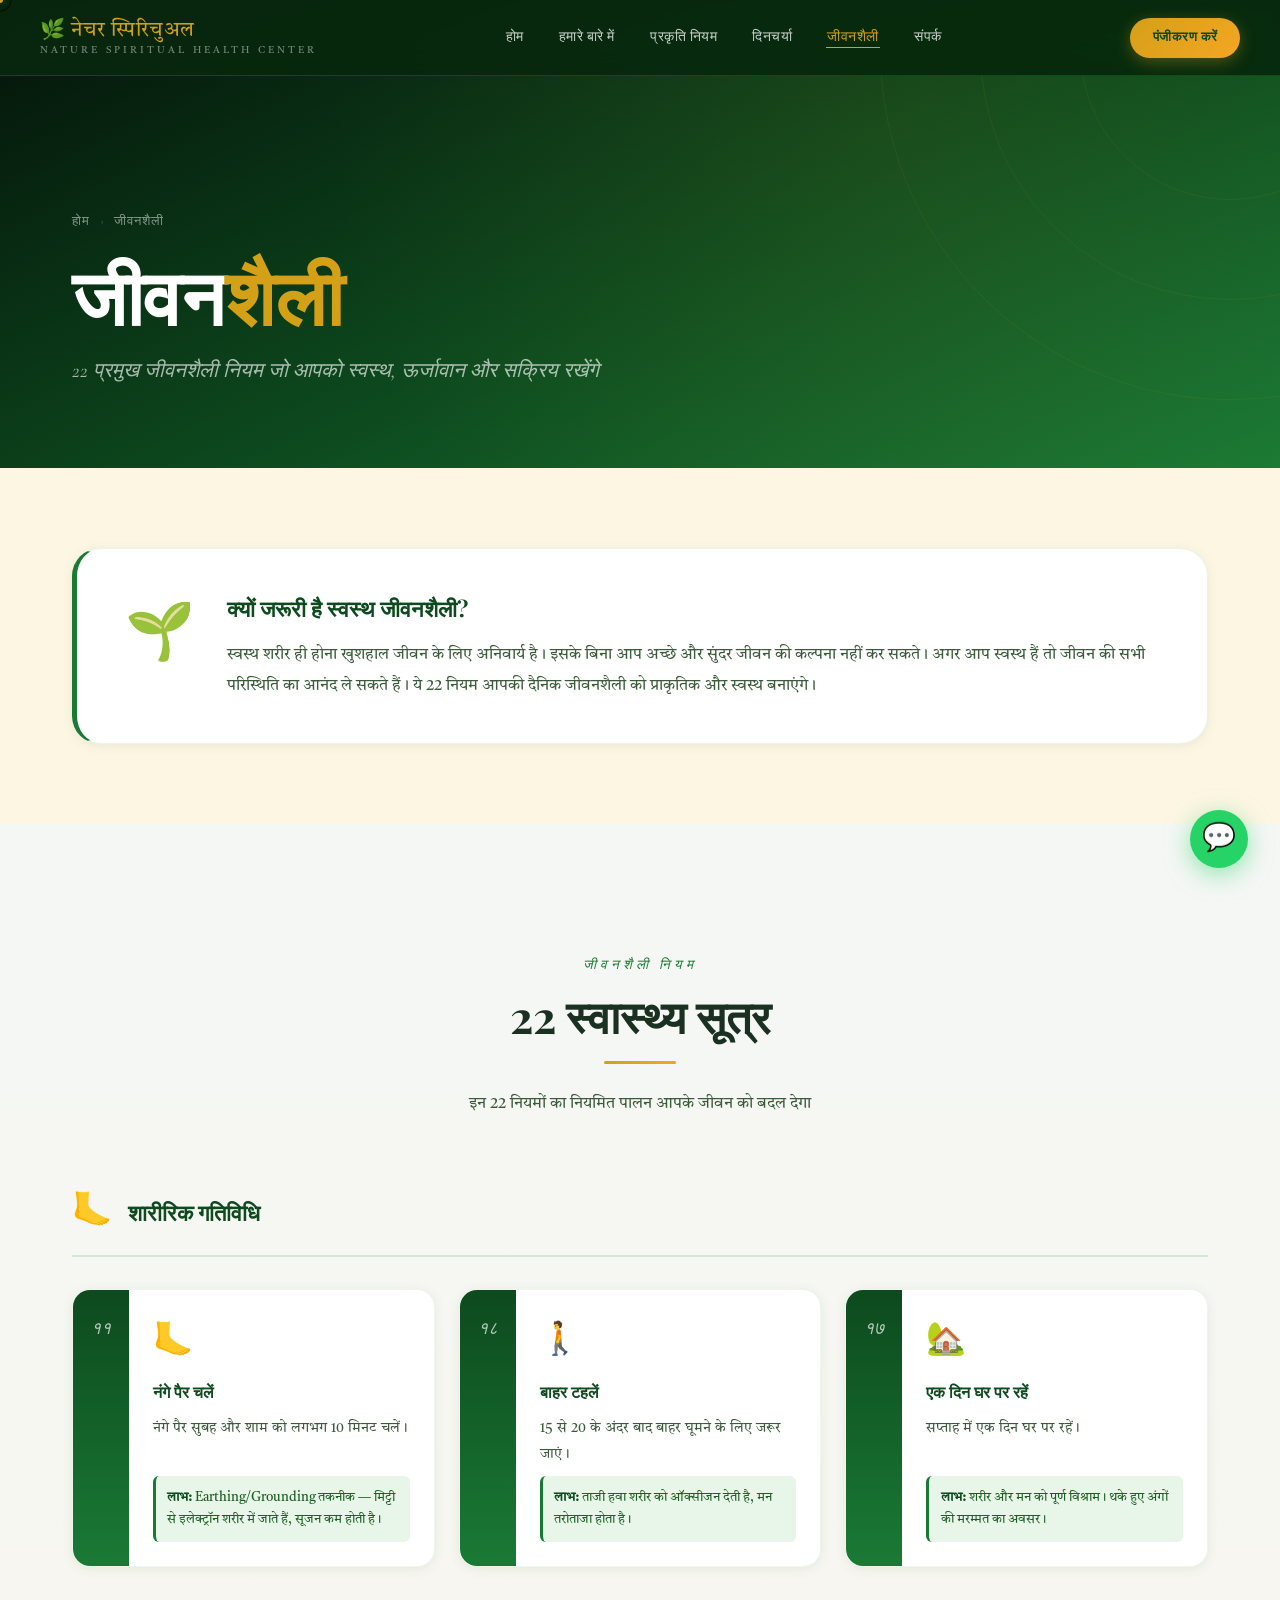
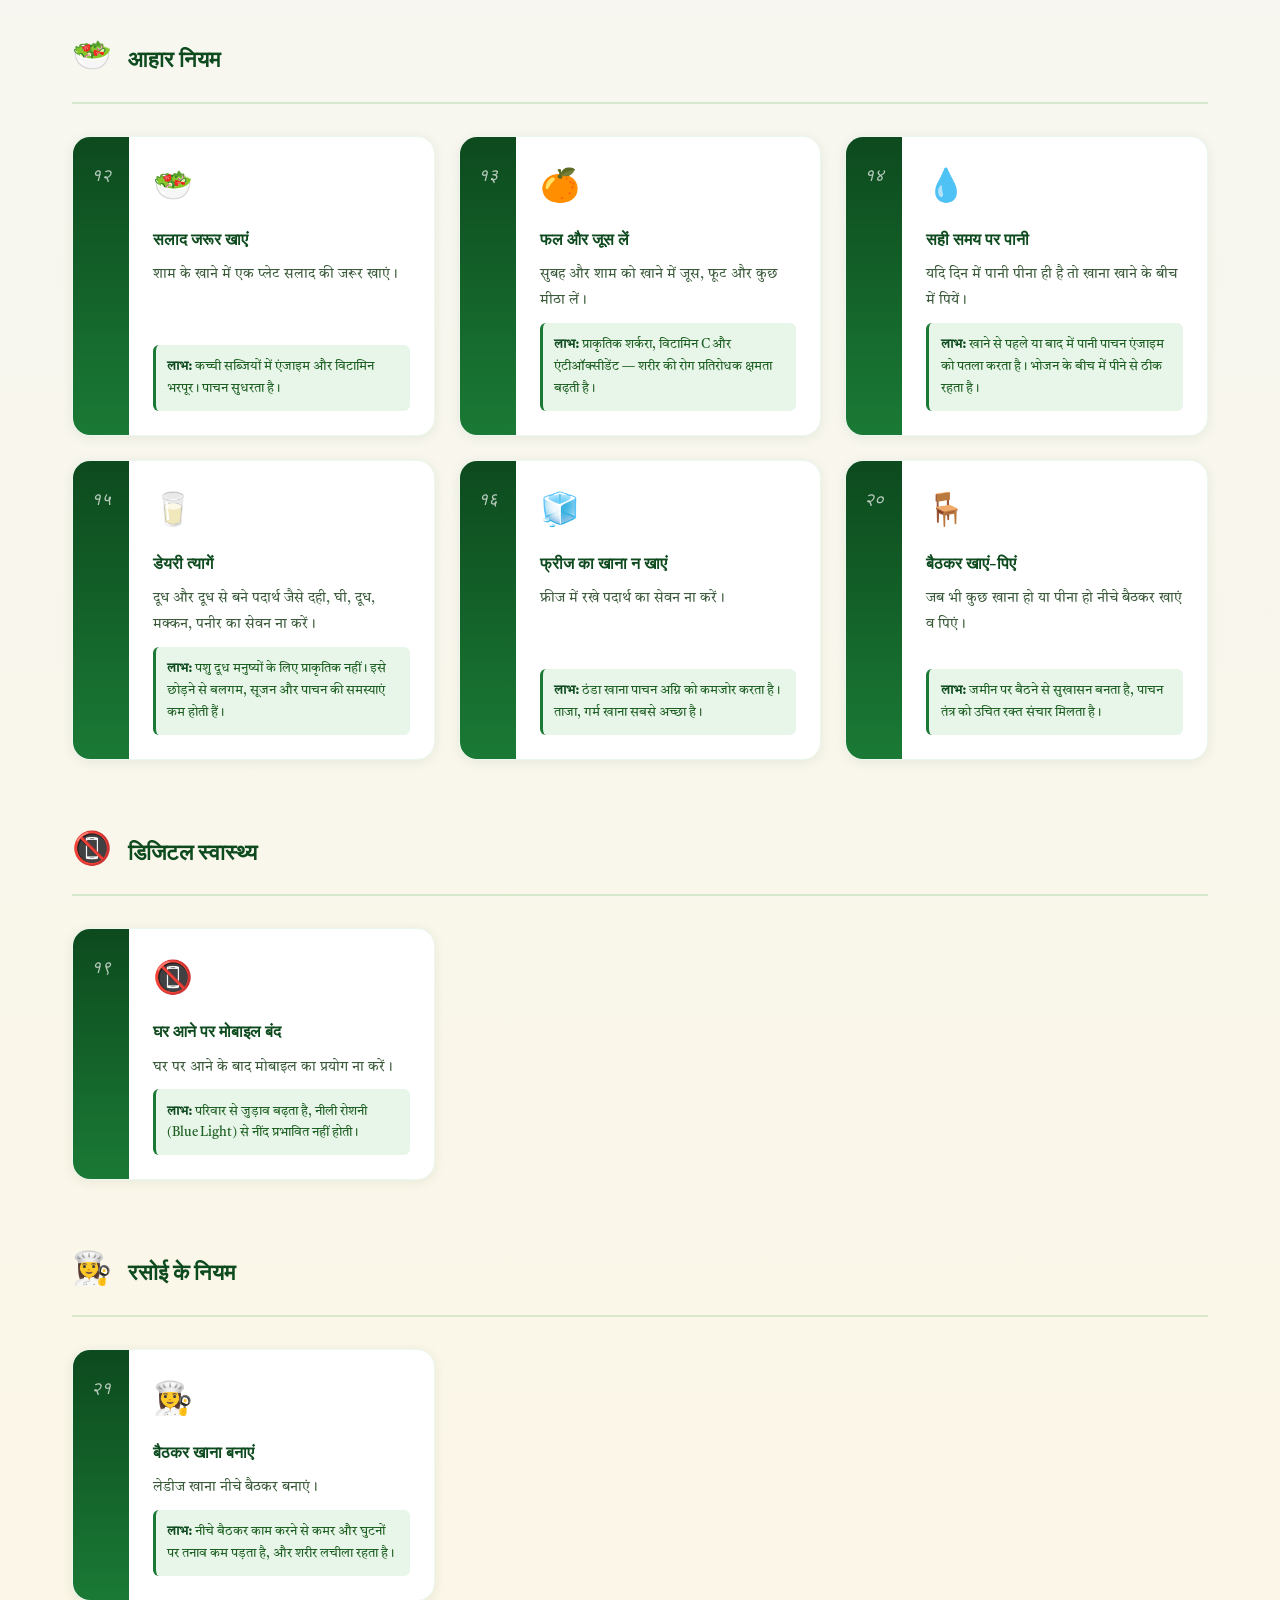
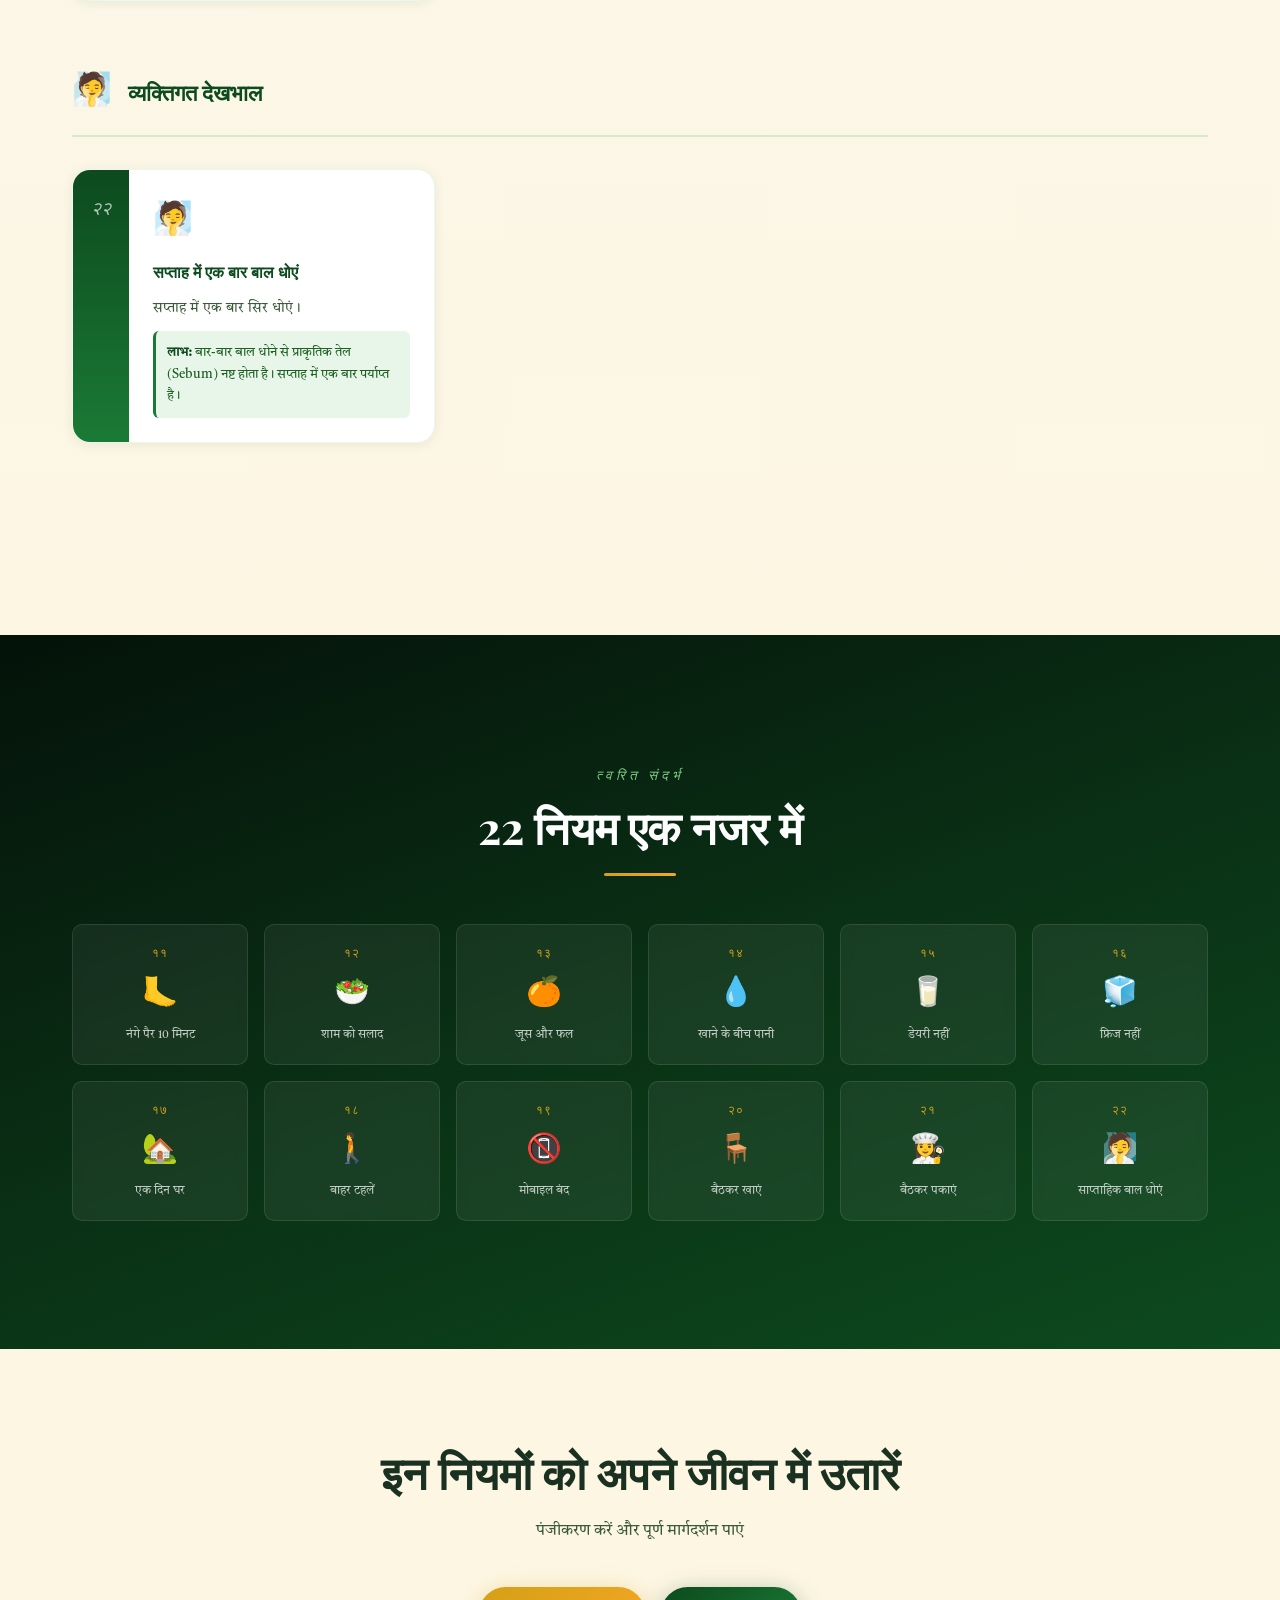
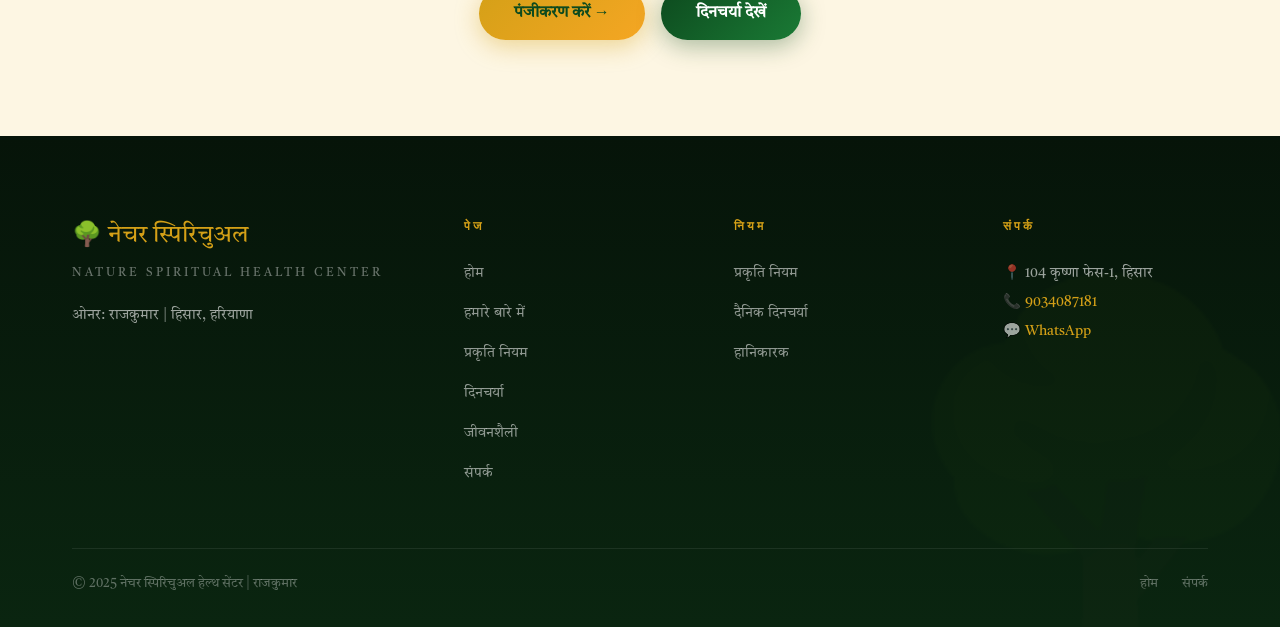
<file: lifestyle.html>
<!DOCTYPE html>
<html lang="hi">
<head>
<meta charset="UTF-8">
<meta name="viewport" content="width=device-width, initial-scale=1.0">
<meta name="description" content="जीवनशैली सुझाव — नेचर स्पिरिचुअल के 22 स्वास्थ्य नियम। खान-पान, व्यायाम और दैनिक आदतों के टिप्स।">
<title>जीवनशैली | नेचर स्पिरिचुअल हेल्थ सेंटर</title>
<link rel="stylesheet" href="css/global.css">
<link rel="stylesheet" href="css/lifestyle.css">
</head>
<body>

<div id="page-loader">
  <div class="loader-tree">🌿</div>
  <div class="loader-title">जीवनशैली</div>
  <div class="loader-bar"><div class="loader-fill"></div></div>
</div>
<div id="particles"></div>
<div id="cursor"></div>
<div id="cursor-dot"></div>
<a href="https://wa.me/919034087181" class="wa-float" target="_blank" rel="noopener">💬</a>

<nav class="nav-wrap">
  <div class="nav-inner">
    <a href="index.html" class="nav-brand">
      <span class="brand-hi">🌿 नेचर स्पिरिचुअल</span>
      <span class="brand-en">Nature Spiritual Health Center</span>
    </a>
    <ul class="nav-links">
      <li><a href="index.html"     class="nav-a">होम</a></li>
      <li><a href="about.html"     class="nav-a">हमारे बारे में</a></li>
      <li><a href="niyam.html"     class="nav-a">प्रकृति नियम</a></li>
      <li><a href="dinchrya.html"  class="nav-a">दिनचर्या</a></li>
      <li><a href="lifestyle.html" class="nav-a">जीवनशैली</a></li>
      <li><a href="contact.html"   class="nav-a">संपर्क</a></li>
    </ul>
    <a href="contact.html" class="nav-cta">पंजीकरण करें</a>
    <button class="nav-hamburger"><span></span><span></span><span></span></button>
  </div>
  <div class="nav-mobile">
    <a href="index.html"     class="nav-a">होम</a>
    <a href="about.html"     class="nav-a">हमारे बारे में</a>
    <a href="niyam.html"     class="nav-a">प्रकृति नियम</a>
    <a href="dinchrya.html"  class="nav-a">दिनचर्या</a>
    <a href="lifestyle.html" class="nav-a">जीवनशैली</a>
    <a href="contact.html"   class="nav-a">संपर्क</a>
    <a href="contact.html"   class="nav-cta">पंजीकरण करें →</a>
  </div>
</nav>

<header class="page-hero">
  <div class="page-hero-rings"><div class="ph-ring"></div><div class="ph-ring"></div><div class="ph-ring"></div></div>
  <div class="page-hero-content container">
    <nav class="breadcrumb">
      <a href="index.html">होम</a><span class="sep">›</span><span>जीवनशैली</span>
    </nav>
    <h1 class="page-hero-title">जीवन<span class="gold">शैली</span></h1>
    <p class="page-hero-sub">22 प्रमुख जीवनशैली नियम जो आपको स्वस्थ, ऊर्जावान और सक्रिय रखेंगे</p>
  </div>
</header>

<!-- ══ INTRO ══ -->
<section class="ls-intro-section py-section-sm">
  <div class="container">
    <div class="ls-intro reveal">
      <div class="lsi-icon">🌱</div>
      <div class="lsi-text">
        <h2>क्यों जरूरी है स्वस्थ जीवनशैली?</h2>
        <p>स्वस्थ शरीर ही होना खुशहाल जीवन के लिए अनिवार्य है। इसके बिना आप अच्छे और सुंदर जीवन की कल्पना नहीं कर सकते। अगर आप स्वस्थ हैं तो जीवन की सभी परिस्थिति का आनंद ले सकते हैं। ये 22 नियम आपकी दैनिक जीवनशैली को प्राकृतिक और स्वस्थ बनाएंगे।</p>
      </div>
    </div>
  </div>
</section>

<!-- ══ MAIN TIPS ══ -->
<section class="tips-section py-section">
  <div class="container">
    <div class="text-center reveal" style="margin-bottom:4rem">
      <span class="section-label">जीवनशैली नियम</span>
      <h2 class="section-title">22 स्वास्थ्य सूत्र</h2>
      <div class="divider center"></div>
      <p class="section-desc center">इन 22 नियमों का नियमित पालन आपके जीवन को बदल देगा</p>
    </div>

    <!-- Category: Movement -->
    <div class="category-block">
      <div class="cat-header reveal">
        <span class="cat-icon">🦶</span>
        <h3>शारीरिक गतिविधि</h3>
      </div>
      <div class="tips-grid">
        <div class="tip-card reveal" data-delay="0">
          <div class="tc-num">११</div>
          <div class="tc-body">
            <div class="tc-icon">🦶</div>
            <h4>नंगे पैर चलें</h4>
            <p>नंगे पैर सुबह और शाम को लगभग 10 मिनट चलें।</p>
            <div class="tc-benefit">
              <strong>लाभ:</strong> Earthing/Grounding तकनीक — मिट्टी से इलेक्ट्रॉन शरीर में जाते हैं, सूजन कम होती है।
            </div>
          </div>
        </div>
        <div class="tip-card reveal" data-delay="0.1">
          <div class="tc-num">१८</div>
          <div class="tc-body">
            <div class="tc-icon">🚶</div>
            <h4>बाहर टहलें</h4>
            <p>15 से 20 के अंदर बाद बाहर घूमने के लिए जरूर जाएं।</p>
            <div class="tc-benefit">
              <strong>लाभ:</strong> ताजी हवा शरीर को ऑक्सीजन देती है, मन तरोताजा होता है।
            </div>
          </div>
        </div>
        <div class="tip-card reveal" data-delay="0.2">
          <div class="tc-num">१७</div>
          <div class="tc-body">
            <div class="tc-icon">🏡</div>
            <h4>एक दिन घर पर रहें</h4>
            <p>सप्ताह में एक दिन घर पर रहें।</p>
            <div class="tc-benefit">
              <strong>लाभ:</strong> शरीर और मन को पूर्ण विश्राम। थके हुए अंगों की मरम्मत का अवसर।
            </div>
          </div>
        </div>
      </div>
    </div>

    <!-- Category: Food -->
    <div class="category-block">
      <div class="cat-header reveal">
        <span class="cat-icon">🥗</span>
        <h3>आहार नियम</h3>
      </div>
      <div class="tips-grid">
        <div class="tip-card reveal" data-delay="0">
          <div class="tc-num">१२</div>
          <div class="tc-body">
            <div class="tc-icon">🥗</div>
            <h4>सलाद जरूर खाएं</h4>
            <p>शाम के खाने में एक प्लेट सलाद की जरूर खाएं।</p>
            <div class="tc-benefit">
              <strong>लाभ:</strong> कच्ची सब्जियों में एंजाइम और विटामिन भरपूर। पाचन सुधरता है।
            </div>
          </div>
        </div>
        <div class="tip-card reveal" data-delay="0.1">
          <div class="tc-num">१३</div>
          <div class="tc-body">
            <div class="tc-icon">🍊</div>
            <h4>फल और जूस लें</h4>
            <p>सुबह और शाम को खाने में जूस, फूट और कुछ मीठा लें।</p>
            <div class="tc-benefit">
              <strong>लाभ:</strong> प्राकृतिक शर्करा, विटामिन C और एंटीऑक्सीडेंट — शरीर की रोग प्रतिरोधक क्षमता बढ़ती है।
            </div>
          </div>
        </div>
        <div class="tip-card reveal" data-delay="0.2">
          <div class="tc-num">१४</div>
          <div class="tc-body">
            <div class="tc-icon">💧</div>
            <h4>सही समय पर पानी</h4>
            <p>यदि दिन में पानी पीना ही है तो खाना खाने के बीच में पियें।</p>
            <div class="tc-benefit">
              <strong>लाभ:</strong> खाने से पहले या बाद में पानी पाचन एंजाइम को पतला करता है। भोजन के बीच में पीने से ठीक रहता है।
            </div>
          </div>
        </div>
        <div class="tip-card reveal" data-delay="0.3">
          <div class="tc-num">१५</div>
          <div class="tc-body">
            <div class="tc-icon">🥛</div>
            <h4>डेयरी त्यागें</h4>
            <p>दूध और दूध से बने पदार्थ जैसे दही, घी, दूध, मक्कन, पनीर का सेवन ना करें।</p>
            <div class="tc-benefit">
              <strong>लाभ:</strong> पशु दूध मनुष्यों के लिए प्राकृतिक नहीं। इसे छोड़ने से बलगम, सूजन और पाचन की समस्याएं कम होती हैं।
            </div>
          </div>
        </div>
        <div class="tip-card reveal" data-delay="0.4">
          <div class="tc-num">१६</div>
          <div class="tc-body">
            <div class="tc-icon">🧊</div>
            <h4>फ्रीज का खाना न खाएं</h4>
            <p>फ्रीज में रखे पदार्थ का सेवन ना करें।</p>
            <div class="tc-benefit">
              <strong>लाभ:</strong> ठंडा खाना पाचन अग्नि को कमजोर करता है। ताजा, गर्म खाना सबसे अच्छा है।
            </div>
          </div>
        </div>
        <div class="tip-card reveal" data-delay="0.5">
          <div class="tc-num">२०</div>
          <div class="tc-body">
            <div class="tc-icon">🪑</div>
            <h4>बैठकर खाएं-पिएं</h4>
            <p>जब भी कुछ खाना हो या पीना हो नीचे बैठकर खाएं व पिएं।</p>
            <div class="tc-benefit">
              <strong>लाभ:</strong> जमीन पर बैठने से सुखासन बनता है, पाचन तंत्र को उचित रक्त संचार मिलता है।
            </div>
          </div>
        </div>
      </div>
    </div>

    <!-- Category: Digital Wellness -->
    <div class="category-block">
      <div class="cat-header reveal">
        <span class="cat-icon">📵</span>
        <h3>डिजिटल स्वास्थ्य</h3>
      </div>
      <div class="tips-grid">
        <div class="tip-card reveal" data-delay="0">
          <div class="tc-num">१९</div>
          <div class="tc-body">
            <div class="tc-icon">📵</div>
            <h4>घर आने पर मोबाइल बंद</h4>
            <p>घर पर आने के बाद मोबाइल का प्रयोग ना करें।</p>
            <div class="tc-benefit">
              <strong>लाभ:</strong> परिवार से जुड़ाव बढ़ता है, नीली रोशनी (Blue Light) से नींद प्रभावित नहीं होती।
            </div>
          </div>
        </div>
      </div>
    </div>

    <!-- Category: Kitchen -->
    <div class="category-block">
      <div class="cat-header reveal">
        <span class="cat-icon">👩‍🍳</span>
        <h3>रसोई के नियम</h3>
      </div>
      <div class="tips-grid">
        <div class="tip-card reveal" data-delay="0">
          <div class="tc-num">२१</div>
          <div class="tc-body">
            <div class="tc-icon">👩‍🍳</div>
            <h4>बैठकर खाना बनाएं</h4>
            <p>लेडीज खाना नीचे बैठकर बनाएं।</p>
            <div class="tc-benefit">
              <strong>लाभ:</strong> नीचे बैठकर काम करने से कमर और घुटनों पर तनाव कम पड़ता है, और शरीर लचीला रहता है।
            </div>
          </div>
        </div>
      </div>
    </div>

    <!-- Category: Personal Care -->
    <div class="category-block">
      <div class="cat-header reveal">
        <span class="cat-icon">🧖</span>
        <h3>व्यक्तिगत देखभाल</h3>
      </div>
      <div class="tips-grid">
        <div class="tip-card reveal" data-delay="0">
          <div class="tc-num">२२</div>
          <div class="tc-body">
            <div class="tc-icon">🧖</div>
            <h4>सप्ताह में एक बार बाल धोएं</h4>
            <p>सप्ताह में एक बार सिर धोएं।</p>
            <div class="tc-benefit">
              <strong>लाभ:</strong> बार-बार बाल धोने से प्राकृतिक तेल (Sebum) नष्ट होता है। सप्ताह में एक बार पर्याप्त है।
            </div>
          </div>
        </div>
      </div>
    </div>

  </div>
</section>

<!-- ══ QUICK REFERENCE TABLE ══ -->
<section class="reference-section py-section">
  <div class="container">
    <div class="text-center reveal" style="margin-bottom:3rem">
      <span class="section-label light">त्वरित संदर्भ</span>
      <h2 class="section-title light">22 नियम एक नजर में</h2>
      <div class="divider center"></div>
    </div>
    <div class="ref-grid">
      <div class="ref-card reveal" data-delay="0"><span class="ref-n">११</span><span>🦶</span><p>नंगे पैर 10 मिनट</p></div>
      <div class="ref-card reveal" data-delay="0.03"><span class="ref-n">१२</span><span>🥗</span><p>शाम को सलाद</p></div>
      <div class="ref-card reveal" data-delay="0.06"><span class="ref-n">१३</span><span>🍊</span><p>जूस और फल</p></div>
      <div class="ref-card reveal" data-delay="0.09"><span class="ref-n">१४</span><span>💧</span><p>खाने के बीच पानी</p></div>
      <div class="ref-card reveal" data-delay="0.12"><span class="ref-n">१५</span><span>🥛</span><p>डेयरी नहीं</p></div>
      <div class="ref-card reveal" data-delay="0.15"><span class="ref-n">१६</span><span>🧊</span><p>फ्रिज नहीं</p></div>
      <div class="ref-card reveal" data-delay="0.18"><span class="ref-n">१७</span><span>🏡</span><p>एक दिन घर</p></div>
      <div class="ref-card reveal" data-delay="0.21"><span class="ref-n">१८</span><span>🚶</span><p>बाहर टहलें</p></div>
      <div class="ref-card reveal" data-delay="0.24"><span class="ref-n">१९</span><span>📵</span><p>मोबाइल बंद</p></div>
      <div class="ref-card reveal" data-delay="0.27"><span class="ref-n">२०</span><span>🪑</span><p>बैठकर खाएं</p></div>
      <div class="ref-card reveal" data-delay="0.30"><span class="ref-n">२१</span><span>👩‍🍳</span><p>बैठकर पकाएं</p></div>
      <div class="ref-card reveal" data-delay="0.33"><span class="ref-n">२२</span><span>🧖</span><p>साप्ताहिक बाल धोएं</p></div>
    </div>
  </div>
</section>

<!-- CTA -->
<section style="background:var(--cream);padding:6rem 0;text-align:center">
  <div class="container reveal">
    <h2 class="section-title" style="margin-bottom:1rem">इन नियमों को अपने जीवन में उतारें</h2>
    <p class="section-desc center" style="margin-bottom:2.5rem">पंजीकरण करें और पूर्ण मार्गदर्शन पाएं</p>
    <div style="display:flex;gap:1rem;justify-content:center;flex-wrap:wrap">
      <a href="contact.html"  class="btn btn-gold">पंजीकरण करें →</a>
      <a href="dinchrya.html" class="btn btn-green">दिनचर्या देखें</a>
    </div>
  </div>
</section>

<footer class="site-footer">
  <div class="footer-inner container">
    <div class="footer-brand">
      <div class="fb-name">🌳 नेचर स्पिरिचुअल</div>
      <div class="fb-tag">Nature Spiritual Health Center</div>
      <p class="fb-desc">ओनर: राजकुमार | हिसार, हरियाणा</p>
    </div>
    <div class="footer-col"><h4>पेज</h4><ul>
      <li><a href="index.html">होम</a></li><li><a href="about.html">हमारे बारे में</a></li>
      <li><a href="niyam.html">प्रकृति नियम</a></li><li><a href="dinchrya.html">दिनचर्या</a></li>
      <li><a href="lifestyle.html">जीवनशैली</a></li><li><a href="contact.html">संपर्क</a></li>
    </ul></div>
    <div class="footer-col"><h4>नियम</h4><ul>
      <li><a href="niyam.html">प्रकृति नियम</a></li>
      <li><a href="dinchrya.html">दैनिक दिनचर्या</a></li>
      <li><a href="niyam.html#harmful">हानिकारक</a></li>
    </ul></div>
    <div class="footer-col"><h4>संपर्क</h4>
      <p>📍 104 कृष्णा फेस-1, हिसार<br>📞 <a href="tel:+919034087181" style="color:var(--gold)">9034087181</a><br>💬 <a href="https://wa.me/919034087181" target="_blank" style="color:var(--gold)">WhatsApp</a></p>
    </div>
  </div>
  <div class="container"><hr class="footer-divider"></div>
  <div class="footer-bottom container">
    <span class="footer-copy">© 2025 नेचर स्पिरिचुअल हेल्थ सेंटर | राजकुमार</span>
    <div class="footer-legal"><a href="index.html">होम</a><a href="contact.html">संपर्क</a></div>
  </div>
</footer>

<script src="js/main.js"></script>
</body>
</html>
</file>
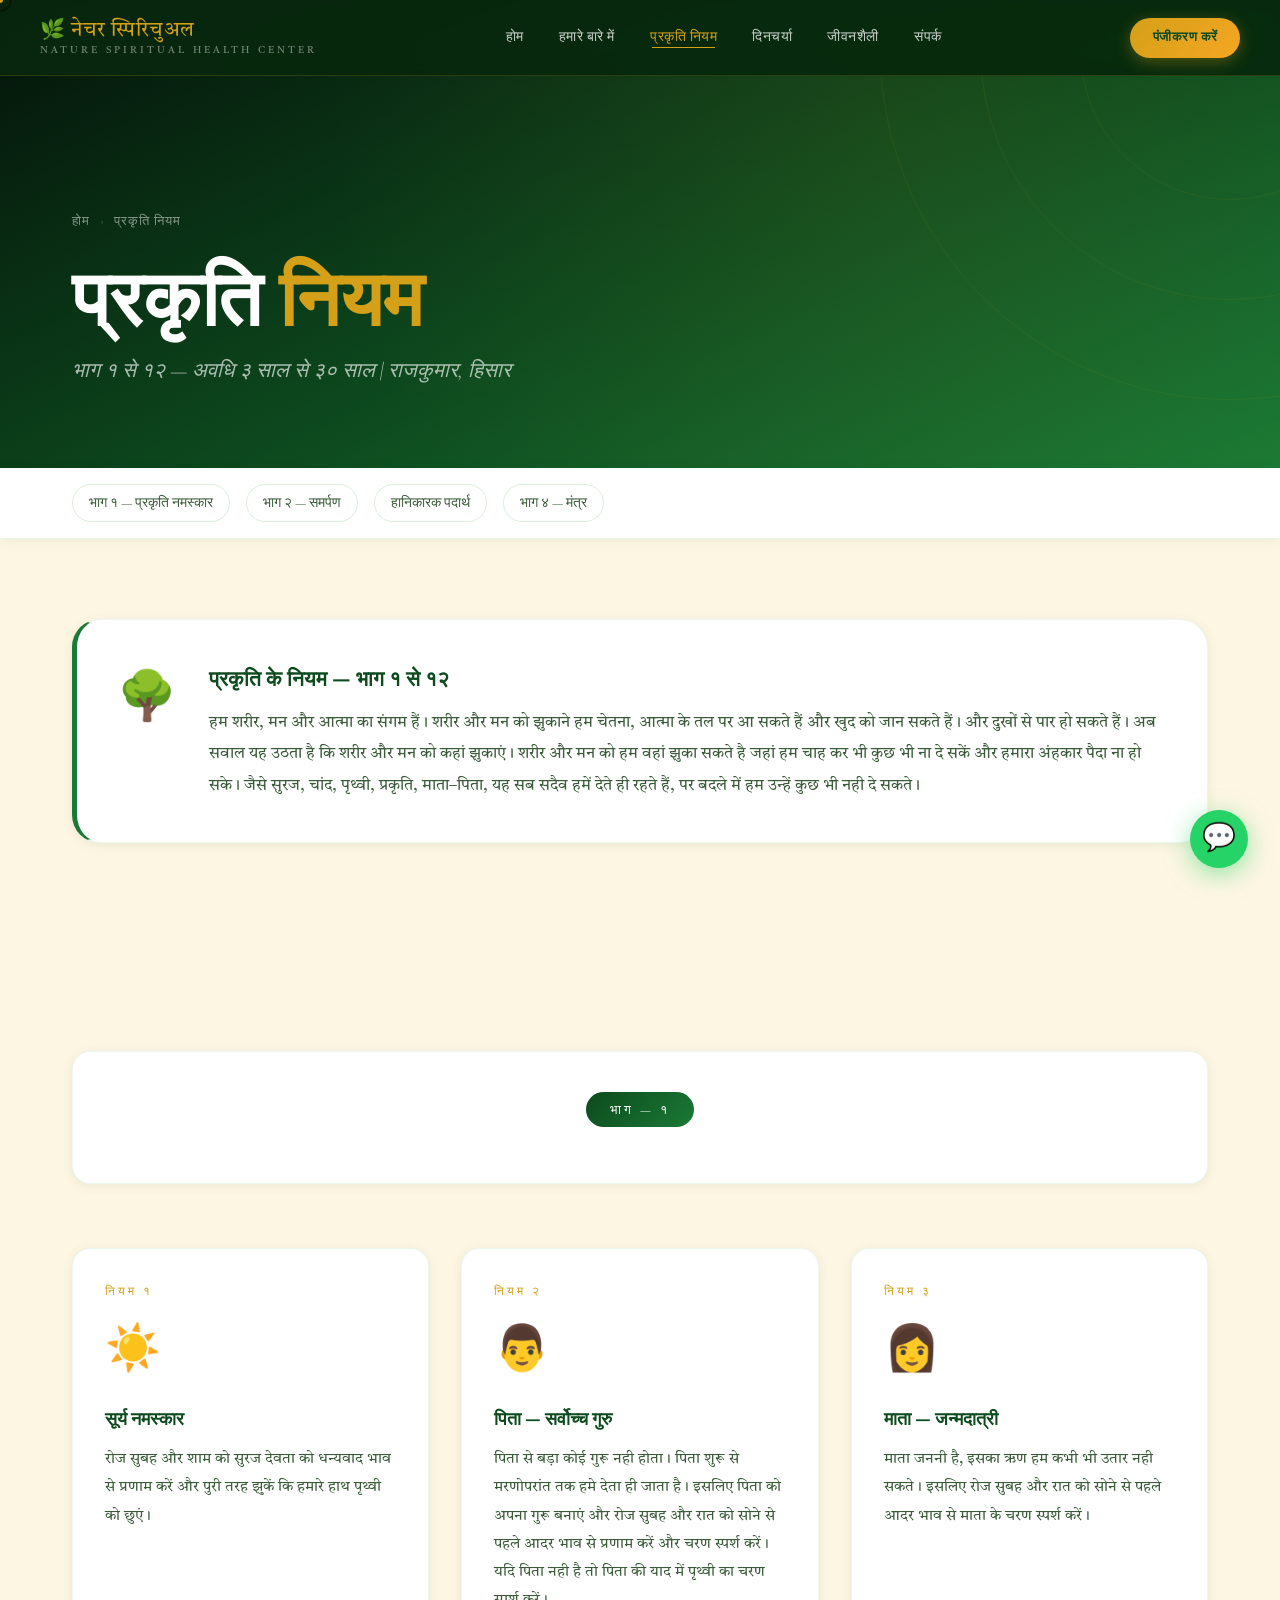
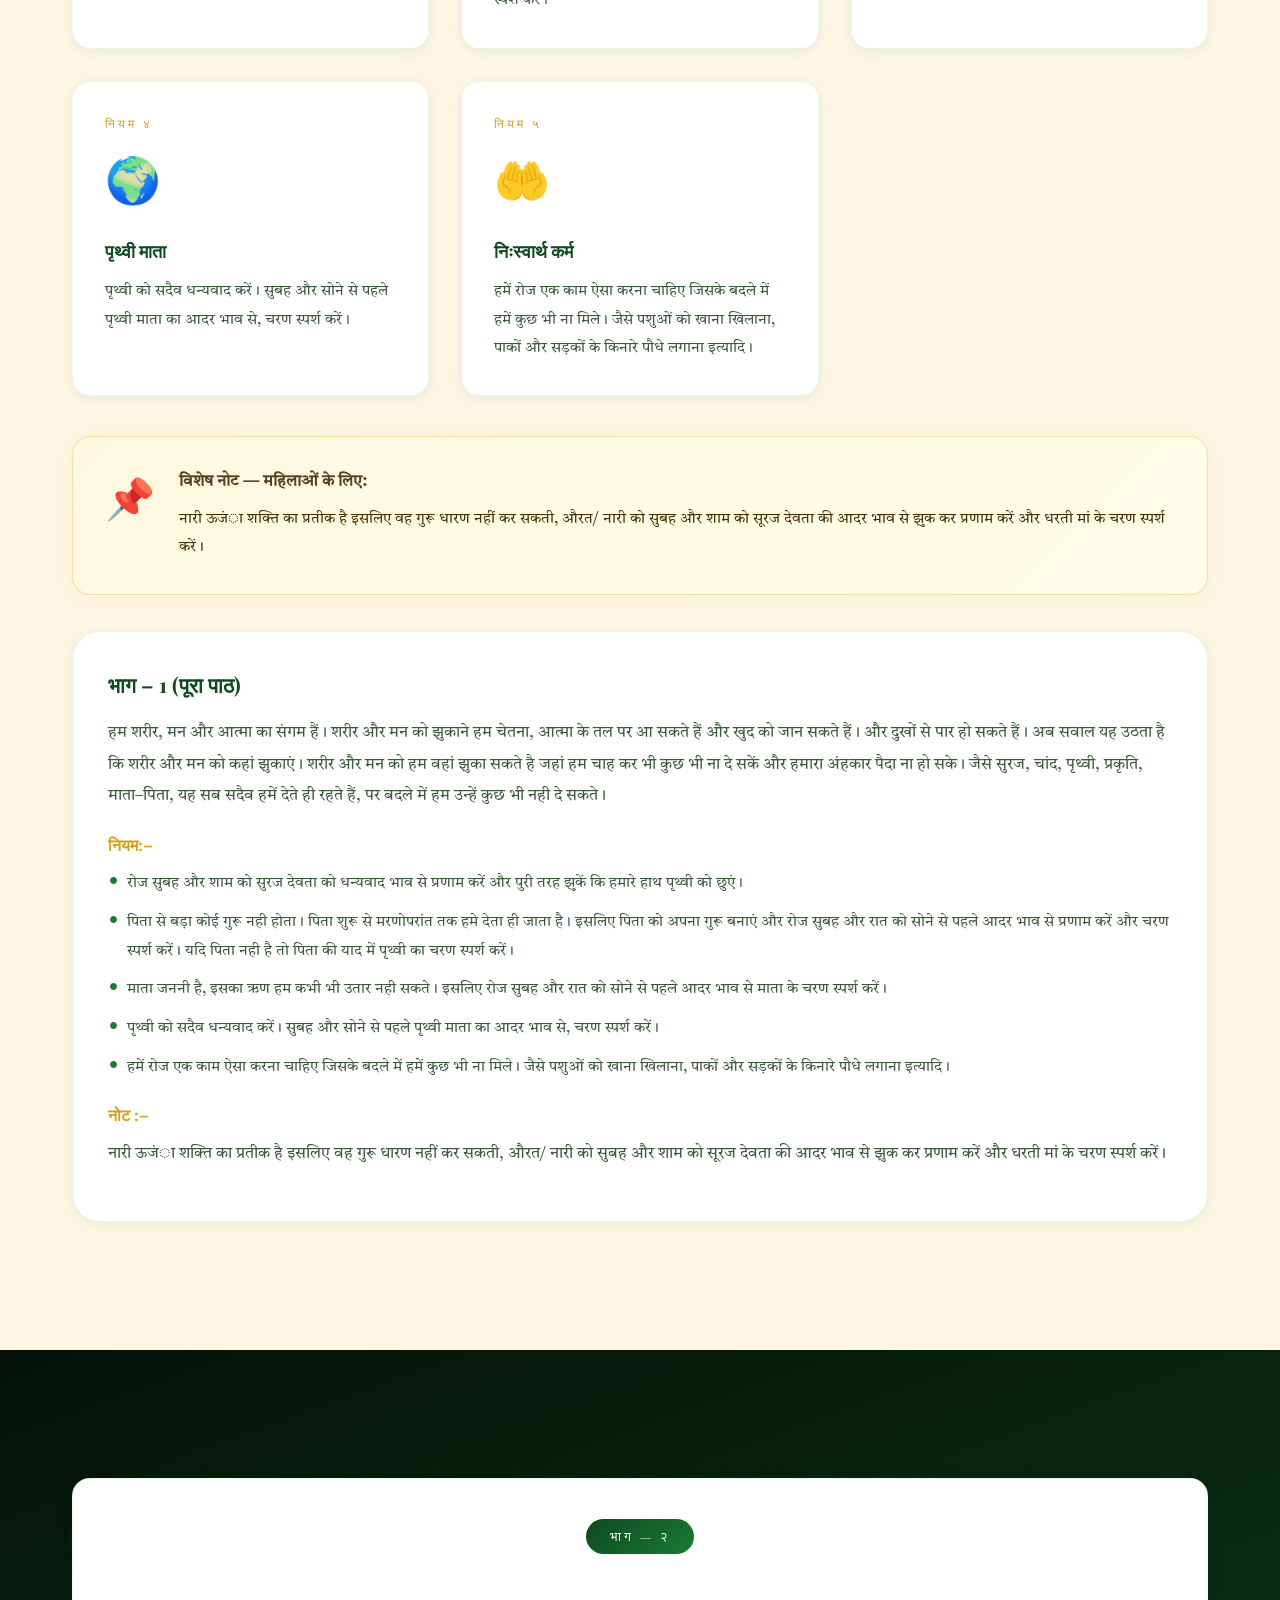
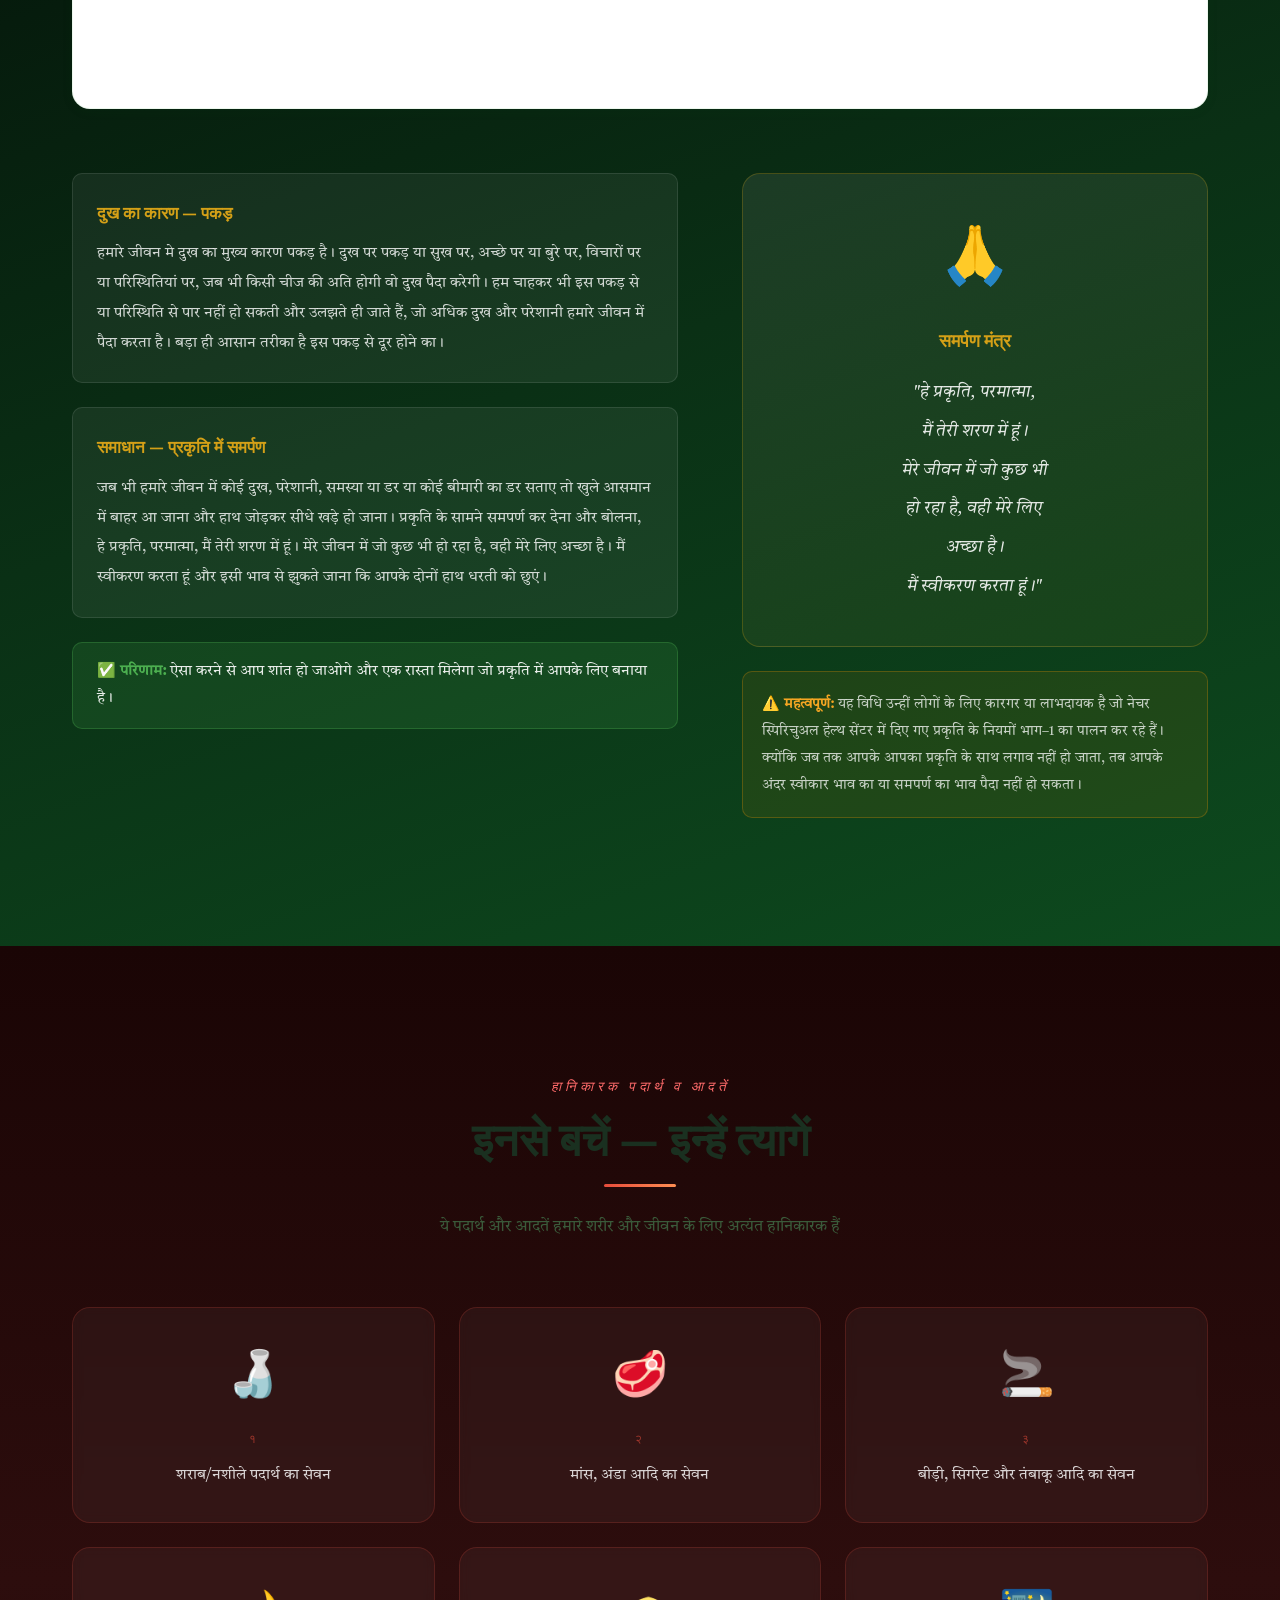
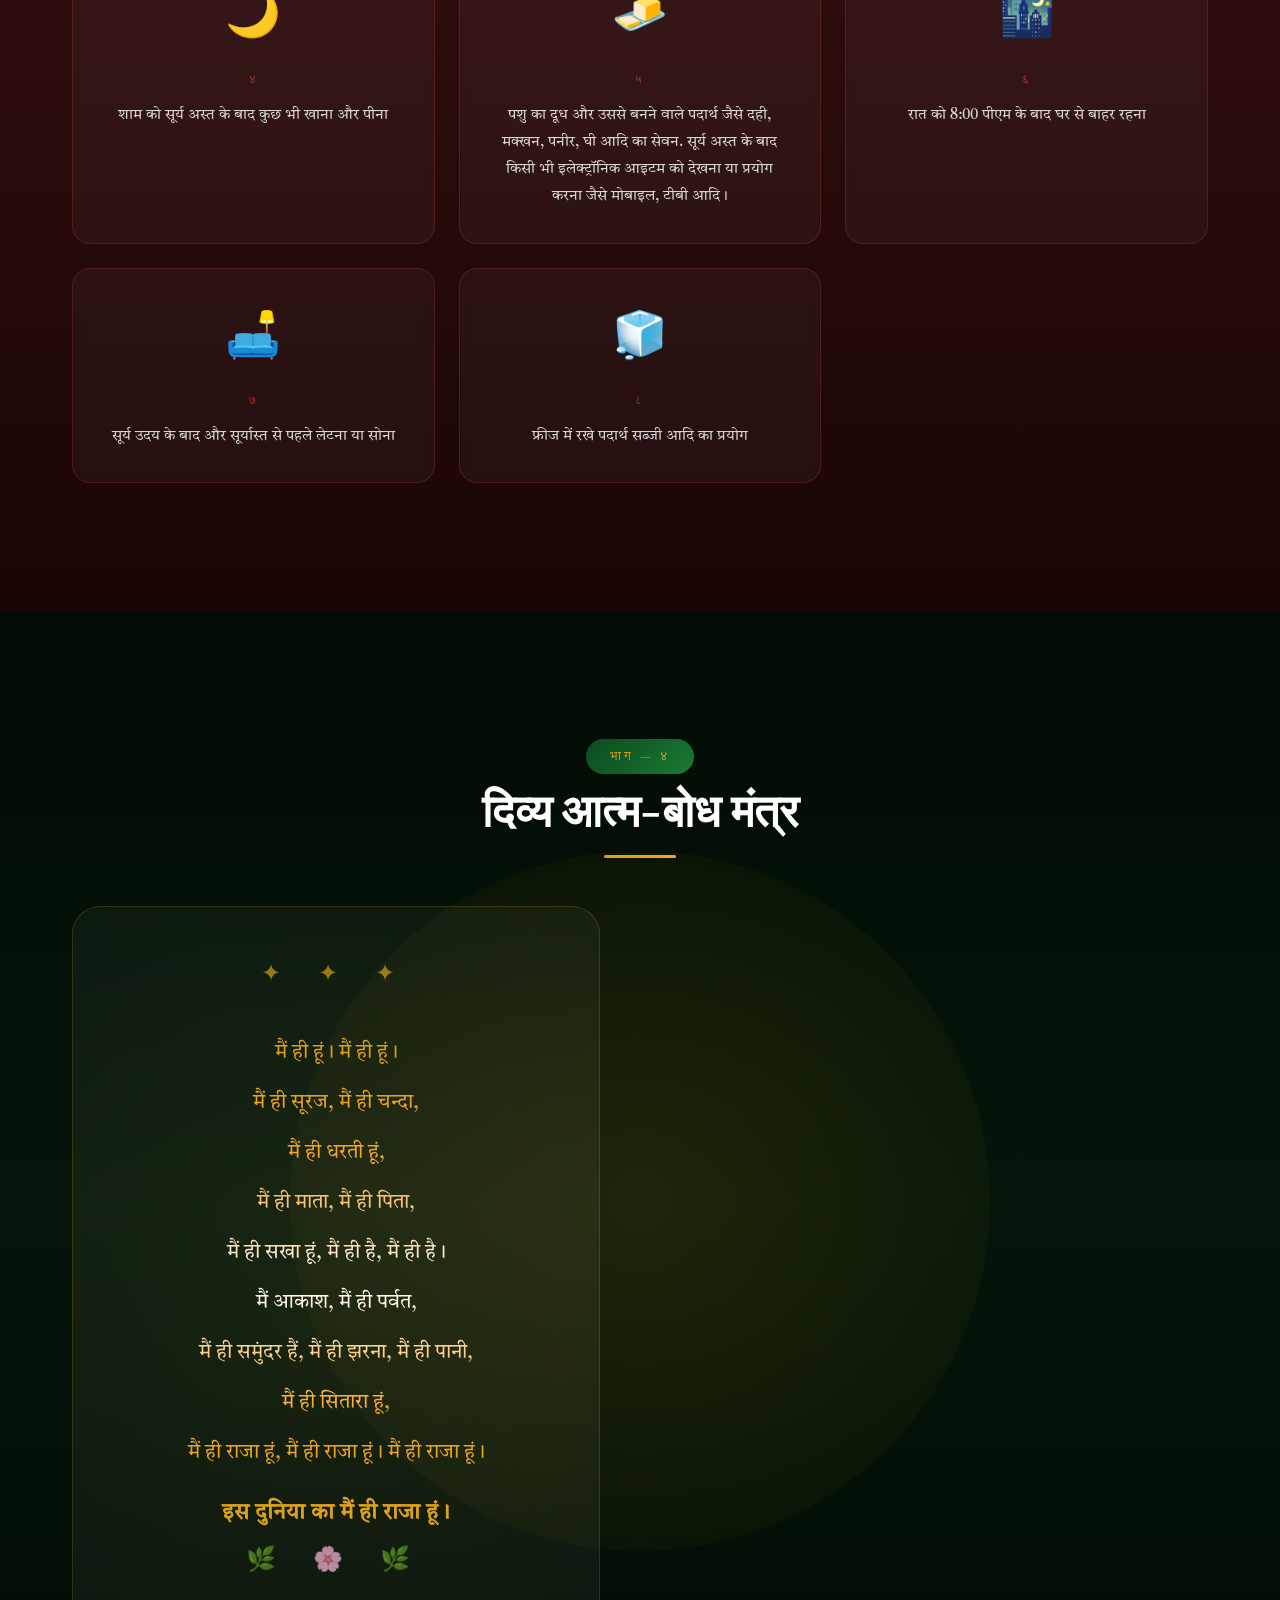
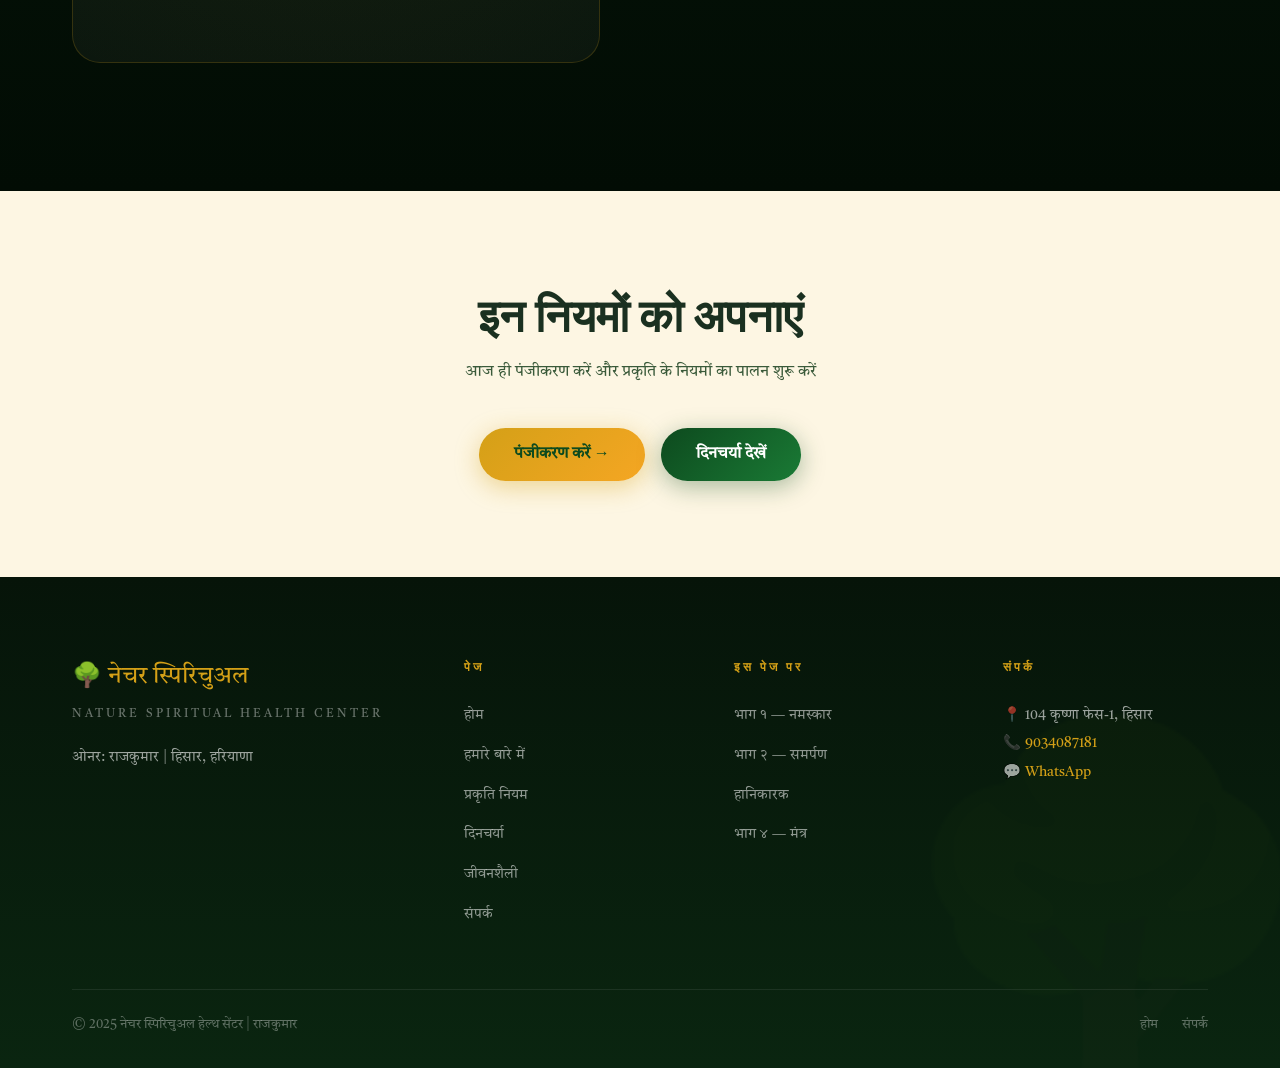
<file: niyam.html>
<!DOCTYPE html>
<html lang="hi">
<head>
<meta charset="UTF-8">
<meta name="viewport" content="width=device-width, initial-scale=1.0">
<meta name="description" content="प्रकृति के नियम — भाग १ से ४। सूर्य, माता-पिता, पृथ्वी नमस्कार और समर्पण के नियम।">
<title>प्रकृति नियम | नेचर स्पिरिचुअल हेल्थ सेंटर</title>
<link rel="stylesheet" href="css/global.css">
<link rel="stylesheet" href="css/niyam.css">
</head>
<body>

<div id="page-loader">
  <div class="loader-tree">🙏</div>
  <div class="loader-title">प्रकृति नियम</div>
  <div class="loader-bar"><div class="loader-fill"></div></div>
</div>
<div id="particles"></div>
<div id="cursor"></div>
<div id="cursor-dot"></div>
<a href="https://wa.me/919034087181" class="wa-float" target="_blank" rel="noopener">💬</a>

<nav class="nav-wrap">
  <div class="nav-inner">
    <a href="index.html" class="nav-brand">
      <span class="brand-hi">🌿 नेचर स्पिरिचुअल</span>
      <span class="brand-en">Nature Spiritual Health Center</span>
    </a>
    <ul class="nav-links">
      <li><a href="index.html"     class="nav-a">होम</a></li>
      <li><a href="about.html"     class="nav-a">हमारे बारे में</a></li>
      <li><a href="niyam.html"     class="nav-a">प्रकृति नियम</a></li>
      <li><a href="dinchrya.html"  class="nav-a">दिनचर्या</a></li>
      <li><a href="lifestyle.html" class="nav-a">जीवनशैली</a></li>
      <li><a href="contact.html"   class="nav-a">संपर्क</a></li>
    </ul>
    <a href="contact.html" class="nav-cta">पंजीकरण करें</a>
    <button class="nav-hamburger"><span></span><span></span><span></span></button>
  </div>
  <div class="nav-mobile">
    <a href="index.html"     class="nav-a">होम</a>
    <a href="about.html"     class="nav-a">हमारे बारे में</a>
    <a href="niyam.html"     class="nav-a">प्रकृति नियम</a>
    <a href="dinchrya.html"  class="nav-a">दिनचर्या</a>
    <a href="lifestyle.html" class="nav-a">जीवनशैली</a>
    <a href="contact.html"   class="nav-a">संपर्क</a>
    <a href="contact.html"   class="nav-cta">पंजीकरण करें →</a>
  </div>
</nav>

<!-- HERO -->
<header class="page-hero">
  <div class="page-hero-rings"><div class="ph-ring"></div><div class="ph-ring"></div><div class="ph-ring"></div></div>
  <div class="page-hero-content container">
    <nav class="breadcrumb">
      <a href="index.html">होम</a><span class="sep">›</span><span>प्रकृति नियम</span>
    </nav>
    <h1 class="page-hero-title">प्रकृति <span class="gold">नियम</span></h1>
    <p class="page-hero-sub">भाग १ से १२ — अवधि ३ साल से ३० साल | राजकुमार, हिसार</p>
  </div>
</header>

<!-- QUICK NAV -->
<div class="niyam-quicknav">
  <div class="container">
    <div class="qn-inner">
      <a href="#bhag1" class="qn-btn">भाग १ — प्रकृति नमस्कार</a>
      <a href="#bhag2" class="qn-btn">भाग २ — समर्पण</a>
      <a href="#harmful" class="qn-btn">हानिकारक पदार्थ</a>
      <a href="#bhag4" class="qn-btn">भाग ४ — मंत्र</a>
    </div>
  </div>
</div>

<!-- ══ INTRO ══ -->
<section class="py-section-sm">
  <div class="container">
    <div class="niyam-intro reveal">
      <div class="ni-icon">🌳</div>
      <div class="ni-text">
        <h2>प्रकृति के नियम — भाग १ से १२</h2>
        <p>हम शरीर, मन और आत्मा का संगम हैं। शरीर और मन को झुकाने हम चेतना, आत्मा के तल पर आ सकते हैं और खुद को जान सकते हैं। और दुखों से पार हो सकते हैं। अब सवाल यह उठता है कि शरीर और मन को कहां झुकाएं। शरीर और मन को हम वहां झुका सकते है जहां हम चाह कर भी कुछ भी ना दे सकें और हमारा अंहकार पैदा ना हो सके। जैसे सुरज, चांद, पृथ्वी, प्रकृति, माता–पिता, यह सब सदैव हमें देते ही रहते हैं, पर बदले में हम उन्हें कुछ भी नही दे सकते।</p>
      </div>
    </div>
  </div>
</section>

<!-- ══ BHAG 1 ══ -->
<section class="bhag-section py-section" id="bhag1">
  <div class="container">
    <div class="bhag-header reveal">
      <div class="bh-num">भाग — १</div>
      <!-- <h2 class="bh-title">प्रकृति को प्रणाम</h2> -->
      <!-- <div class="bh-sub">मूल प्रकृति नियम</div> -->
    </div>

    <div class="niyam-grid">
      <!-- Rule 1 -->
      <div class="niyam-card big-card reveal" data-delay="0">
        <div class="nc-num">नियम १</div>
        <div class="nc-icon">☀️</div>
        <h3 class="nc-title">सूर्य नमस्कार</h3>
        <p class="nc-text">रोज सुबह और शाम को सुरज देवता को धन्यवाद भाव से प्रणाम करें और पुरी तरह झुकें कि हमारे हाथ पृथ्वी को छुएं।</p>
        <!-- <div class="nc-tip">
          <span>💡 लाभ:</span> सूर्य का प्रकाश विटामिन-D का प्राकृतिक स्रोत है। प्रणाम की मुद्रा रक्त परिसंचरण सुधारती है।
        </div> -->
      </div>
      <!-- Rule 2 -->
      <div class="niyam-card big-card reveal" data-delay="0.1">
        <div class="nc-num">नियम २</div>
        <div class="nc-icon">👨</div>
        <h3 class="nc-title">पिता — सर्वोच्च गुरु</h3>
        <p class="nc-text">पिता से बड़ा कोई गुरू नही होता। पिता शुरू से मरणोपरांत तक हमे देता ही जाता है। इसलिए पिता को अपना गुरू बनाएं और रोज सुबह और रात को सोने से पहले आदर भाव से प्रणाम करें और चरण स्पर्श करें। यदि पिता नही है तो पिता की याद में पृथ्वी का चरण स्पर्श करें।</p>
        <!-- <div class="nc-note">यदि पिता नहीं है तो पिता की याद में पृथ्वी का चरण स्पर्श करें।</div> -->
      </div>
      <!-- Rule 3 -->
      <div class="niyam-card reveal" data-delay="0.2">
        <div class="nc-num">नियम ३</div>
        <div class="nc-icon">👩</div>
        <h3 class="nc-title">माता — जन्मदात्री</h3>
        <p class="nc-text">माता जननी है, इसका ऋण हम कभी भी उतार नही सकते। इसलिए रोज सुबह और रात को सोने से पहले आदर भाव से माता के चरण स्पर्श करें।</p>
      </div>
      <!-- Rule 4 -->
      <div class="niyam-card reveal" data-delay="0.3">
        <div class="nc-num">नियम ४</div>
        <div class="nc-icon">🌍</div>
        <h3 class="nc-title">पृथ्वी माता</h3>
        <p class="nc-text">पृथ्वी को सदैव धन्यवाद करें। सुबह और सोने से पहले पृथ्वी माता का आदर भाव से, चरण स्पर्श करें।</p>
      </div>
      <!-- Rule 5 -->
      <div class="niyam-card reveal" data-delay="0.4">
        <div class="nc-num">नियम ५</div>
        <div class="nc-icon">🤲</div>
        <h3 class="nc-title">निःस्वार्थ कर्म</h3>
        <p class="nc-text">हमें रोज एक काम ऐसा करना चाहिए जिसके बदले में हमें कुछ भी ना मिले। जैसे पशुओं को खाना खिलाना, पाकों और सड़कों के किनारे पौधे लगाना इत्यादि।</p>
      </div>
    </div>

    <!-- Special Note -->
    <div class="special-note reveal">
      <div class="sn-icon">📌</div>
      <div class="sn-content">
        <strong>विशेष नोट — महिलाओं के लिए:</strong>
        <p>नारी ऊजंा शक्ति का प्रतीक है इसलिए वह गुरू धारण नहीं कर सकती, औरत/ नारी को सुबह और शाम को सूरज देवता की आदर भाव से झुक कर प्रणाम करें और धरती मां के चरण स्पर्श करें।</p>
      </div>
    </div>

    <!-- Full Part 1 Text -->
    <div class="bhag-fulltext reveal">
      <h3>भाग – 1 (पूरा पाठ)</h3>
      <p>
        हम शरीर, मन और आत्मा का संगम हैं। शरीर और मन को झुकाने हम चेतना, आत्मा के तल पर आ सकते हैं और खुद को जान सकते हैं। और दुखों से पार हो सकते हैं। अब सवाल यह उठता है कि शरीर और मन को कहां झुकाएं। शरीर और मन को हम वहां झुका सकते है जहां हम चाह कर भी कुछ भी ना दे सकें और हमारा अंहकार पैदा ना हो सके। जैसे सुरज, चांद, पृथ्वी, प्रकृति, माता–पिता, यह सब सदैव हमें देते ही रहते हैं, पर बदले में हम उन्हें कुछ भी नही दे सकते।
      </p>

      <h4 class="bf-subtitle">नियम:–</h4>
      <ul class="bf-list">
        <li>रोज सुबह और शाम को सुरज देवता को धन्यवाद भाव से प्रणाम करें और पुरी तरह झुकें कि हमारे हाथ पृथ्वी को छुएं।</li>
        <li>पिता से बड़ा कोई गुरू नही होता। पिता शुरू से मरणोपरांत तक हमे देता ही जाता है। इसलिए पिता को अपना गुरू बनाएं और रोज सुबह और रात को सोने से पहले आदर भाव से प्रणाम करें और चरण स्पर्श करें। यदि पिता नही है तो पिता की याद में पृथ्वी का चरण स्पर्श करें।</li>
        <li>माता जननी है, इसका ऋण हम कभी भी उतार नही सकते। इसलिए रोज सुबह और रात को सोने से पहले आदर भाव से माता के चरण स्पर्श करें।</li>
        <li>पृथ्वी को सदैव धन्यवाद करें। सुबह और सोने से पहले पृथ्वी माता का आदर भाव से, चरण स्पर्श करें।</li>
        <li>हमें रोज एक काम ऐसा करना चाहिए जिसके बदले में हमें कुछ भी ना मिले। जैसे पशुओं को खाना खिलाना, पाकों और सड़कों के किनारे पौधे लगाना इत्यादि।</li>
      </ul>

      <h4 class="bf-subtitle">नोट :–</h4>
      <p>
        नारी ऊजंा शक्ति का प्रतीक है इसलिए वह गुरू धारण नहीं कर सकती, औरत/ नारी को सुबह और शाम को सूरज देवता की आदर भाव से झुक कर प्रणाम करें और धरती मां के चरण स्पर्श करें।
      </p>
    </div>
  </div>
</section>

<!-- ══ BHAG 2 ══ -->
<section class="bhag-section bhag-dark py-section" id="bhag2">
  <div class="container">
    <div class="bhag-header bhag-header-light reveal">
      <div class="bh-num">भाग — २</div>
      <h2 class="bh-title" style="color:white">समर्पण और स्वीकृति</h2>
      <div class="bh-sub" style="color:rgba(255,255,255,0.6)">दुख से मुक्ति का सरल मार्ग</div>
    </div>

    <div class="bhag2-layout">
      <div class="bhag2-text reveal-l">
        <div class="b2-block">
          <h3>दुख का कारण — पकड़</h3>
          <p>हमारे जीवन मे दुख का मुख्य कारण पकड़ है। दुख पर पकड़ या सुख पर, अच्छे पर या बुरे पर, विचारों पर या परिस्थितियां पर, जब भी किसी चीज की अति होगी वो दुख पैदा करेगी। हम चाहकर भी इस पकड़ से या परिस्थिति से पार नहीं हो सकती और उलझते ही जाते हैं, जो अधिक दुख और परेशानी हमारे जीवन में पैदा करता है। बड़ा ही आसान तरीका है इस पकड़ से दूर होने का।</p>
        </div>
        <div class="b2-block">
          <h3>समाधान — प्रकृति में समर्पण</h3>
          <p>जब भी हमारे जीवन में कोई दुख, परेशानी, समस्या या डर या कोई बीमारी का डर सताए तो खुले आसमान में बाहर आ जाना और हाथ जोड़कर सीधे खड़े हो जाना। प्रकृति के सामने समपर्ण कर देना और बोलना, हे प्रकृति, परमात्मा, मैं तेरी शरण में हूं। मेरे जीवन में जो कुछ भी हो रहा है, वही मेरे लिए अच्छा है। मैं स्वीकरण करता हूं और इसी भाव से झुकते जाना कि आपके दोनों हाथ धरती को छुएं।</p>
        </div>
        <div class="b2-result">
          <span>✅ परिणाम:</span> ऐसा करने से आप शांत हो जाओगे और एक रास्ता मिलेगा जो प्रकृति में आपके लिए बनाया है।
        </div>
      </div>
      <div class="bhag2-visual reveal-r">
        <div class="surrender-card">
          <div class="sc-top">🙏</div>
          <h3>समर्पण मंत्र</h3>
          <p>"हे प्रकृति, परमात्मा,<br>मैं तेरी शरण में हूं।<br>मेरे जीवन में जो कुछ भी<br>हो रहा है, वही मेरे लिए<br>अच्छा है।<br>मैं स्वीकरण करता हूं।"</p>
        </div>
        <div class="bhag2-note reveal" data-delay="0.2">
          <strong>⚠️ महत्वपूर्ण:</strong> यह विधि उन्हीं लोगों के लिए कारगर या लाभदायक है जो नेचर स्पिरिचुअल हेल्थ सेंटर में दिए गए प्रकृति के नियमों भाग–1 का पालन कर रहे हैं। क्योंकि जब तक आपके आपका प्रकृति के साथ लगाव नहीं हो जाता, तब आपके अंदर स्वीकार भाव का या समपर्ण का भाव पैदा नहीं हो सकता।
        </div>
      </div>
    </div>
  </div>
</section>

<!-- ══ HARMFUL ══ -->
<section class="harmful-section py-section" id="harmful">
  <div class="container">
    <div class="text-center reveal" style="margin-bottom:4rem">
      <span class="section-label" style="color:#ff6b6b">हानिकारक पदार्थ व आदतें</span>
      <h2 class="section-title">इनसे बचें — इन्हें त्यागें</h2>
      <div class="divider center" style="background:linear-gradient(90deg,#e74c3c,#ff8e53)"></div>
      <p class="section-desc center">ये पदार्थ और आदतें हमारे शरीर और जीवन के लिए अत्यंत हानिकारक हैं</p>
    </div>
    <div class="harmful-grid">
      <div class="hc reveal" data-delay="0">
        <div class="hc-icon">🍶</div>
        <div class="hc-num">१</div>
        <p>शराब/नशीले पदार्थ का सेवन</p>
      </div>
      <div class="hc reveal" data-delay="0.05">
        <div class="hc-icon">🥩</div>
        <div class="hc-num">२</div>
        <p>मांस, अंडा आदि का सेवन</p>
      </div>
      <div class="hc reveal" data-delay="0.1">
        <div class="hc-icon">🚬</div>
        <div class="hc-num">३</div>
        <p>बीड़ी, सिगरेट और तंबाकू आदि का सेवन</p>
      </div>
      <div class="hc reveal" data-delay="0.15">
        <div class="hc-icon">🌙</div>
        <div class="hc-num">४</div>
        <p>शाम को सूर्य अस्त के बाद कुछ भी खाना और पीना</p>
      </div>
      <div class="hc reveal" data-delay="0.2">
        <div class="hc-icon">🧈</div>
        <div class="hc-num">५</div>
        <p>पशु का दूध और उससे बनने वाले पदार्थ जैसे दही, मक्खन, पनीर, घी आदि का सेवन. सूर्य अस्त के बाद किसी भी इलेक्ट्रॉनिक आइटम को देखना या प्रयोग करना जैसे मोबाइल, टीबी आदि।</p>
      </div>
      <div class="hc reveal" data-delay="0.25">
        <div class="hc-icon">🌃</div>
        <div class="hc-num">६</div>
        <p>रात को 8:00 पीएम के बाद घर से बाहर रहना</p>
      </div>
      <div class="hc reveal" data-delay="0.3">
        <div class="hc-icon">🛋️</div>
        <div class="hc-num">७</div>
        <p>सूर्य उदय के बाद और सूर्यास्त से पहले लेटना या सोना</p>
      </div>
      <div class="hc reveal" data-delay="0.35">
        <div class="hc-icon">🧊</div>
        <div class="hc-num">८</div>
        <p>फ्रीज में रखे पदार्थ सब्जी आदि का प्रयोग</p>
      </div>
    </div>
  </div>
</section>

<!-- ══ BHAG 4 ══ -->
<section class="mantra-section py-section" id="bhag4">
  <div class="mantra-bg-glow"></div>
  <div class="container">
    <div class="text-center reveal" style="margin-bottom:3rem">
      <div class="bh-num" style="color:var(--gold);margin:0 auto 0.5rem">भाग — ४</div>
      <h2 class="section-title light">दिव्य आत्म-बोध मंत्र</h2>
      <div class="divider center"></div>
    </div>
    <div class="mantra-layout">
      <div class="mantra-card reveal-l">
        <div class="mc-stars">✦ ✦ ✦</div>
        <p class="mc-text">
          मैं ही हूं। मैं ही हूं।<br>
          मैं ही सूरज, मैं ही चन्दा,<br>
          मैं ही धरती हूं,<br>
          मैं ही माता, मैं ही पिता,<br>
          मैं ही सखा हूं, मैं ही है, मैं ही है।<br>
          मैं आकाश, मैं ही पर्वत,<br>
          मैं ही समुंदर हैं, मैं ही झरना, मैं ही पानी,<br>
          मैं ही सितारा हूं,<br>
          मैं ही राजा हूं, मैं ही राजा हूं। मैं ही राजा हूं।<br>
          <strong>इस दुनिया का मैं ही राजा हूं।</strong>
        </p>
        <div class="mc-stars">🌿 🌸 🌿</div>
      </div>
    </div>
  </div>
</section>

<!-- ══ CTA ══ -->
<section style="background:var(--cream);padding:6rem 0;text-align:center">
  <div class="container">
    <div class="reveal">
      <h2 class="section-title" style="margin-bottom:1rem">इन नियमों को अपनाएं</h2>
      <p class="section-desc center" style="margin-bottom:2.5rem">आज ही पंजीकरण करें और प्रकृति के नियमों का पालन शुरू करें</p>
      <div style="display:flex;gap:1rem;justify-content:center;flex-wrap:wrap">
        <a href="contact.html"  class="btn btn-gold">पंजीकरण करें →</a>
        <a href="dinchrya.html" class="btn btn-green">दिनचर्या देखें</a>
      </div>
    </div>
  </div>
</section>

<footer class="site-footer">
  <div class="footer-inner container">
    <div class="footer-brand">
      <div class="fb-name">🌳 नेचर स्पिरिचुअल</div>
      <div class="fb-tag">Nature Spiritual Health Center</div>
      <p class="fb-desc">ओनर: राजकुमार | हिसार, हरियाणा</p>
    </div>
    <div class="footer-col"><h4>पेज</h4><ul>
      <li><a href="index.html">होम</a></li><li><a href="about.html">हमारे बारे में</a></li>
      <li><a href="niyam.html">प्रकृति नियम</a></li><li><a href="dinchrya.html">दिनचर्या</a></li>
      <li><a href="lifestyle.html">जीवनशैली</a></li><li><a href="contact.html">संपर्क</a></li>
    </ul></div>
    <div class="footer-col"><h4>इस पेज पर</h4><ul>
      <li><a href="#bhag1">भाग १ — नमस्कार</a></li>
      <li><a href="#bhag2">भाग २ — समर्पण</a></li>
      <li><a href="#harmful">हानिकारक</a></li>
      <li><a href="#bhag4">भाग ४ — मंत्र</a></li>
    </ul></div>
    <div class="footer-col"><h4>संपर्क</h4>
      <p>📍 104 कृष्णा फेस-1, हिसार<br>📞 <a href="tel:+919034087181" style="color:var(--gold)">9034087181</a><br>💬 <a href="https://wa.me/919034087181" target="_blank" style="color:var(--gold)">WhatsApp</a></p>
    </div>
  </div>
  <div class="container"><hr class="footer-divider"></div>
  <div class="footer-bottom container">
    <span class="footer-copy">© 2025 नेचर स्पिरिचुअल हेल्थ सेंटर | राजकुमार</span>
    <div class="footer-legal"><a href="index.html">होम</a><a href="contact.html">संपर्क</a></div>
  </div>
</footer>

<script src="js/main.js"></script>
</body>
</html>
</file>
<file: css/global.css>
/* ============================================================
   GLOBAL CSS — Nature Spiritual Health Center
   नेचर स्पिरिचुअल हेल्थ सेंटर
   ============================================================ */

@import url('https://fonts.googleapis.com/css2?family=Tiro+Devanagari+Hindi:ital@0;1&family=Playfair+Display:wght@600;700;900&family=Cormorant+Garamond:ital,wght@0,300;0,400;0,600;1,400;1,600&display=swap');

/* ── VARIABLES ── */
:root {
  --forest:   #0d4a1e;
  --forest2:  #0a3a17;
  --leaf:     #1a7a35;
  --lime:     #4caf50;
  --sage:     #81c784;
  --gold:     #d4a017;
  --amber:    #f5a623;
  --saffron:  #ff8f00;
  --cream:    #fdf6e3;
  --parchment:#f5ead0;
  --bark:     #5c3d1e;
  --earth:    #8b5e3c;
  --red:      #c0392b;
  --danger:   #e74c3c;
  --white:    #ffffff;
  --text:     #1a3020;
  --text-mid: #3a5a3a;
  --text-lite:#6a8a6a;
  --shadow-sm: 0 2px 12px rgba(13,74,30,0.08);
  --shadow-md: 0 6px 30px rgba(13,74,30,0.14);
  --shadow-lg: 0 16px 60px rgba(13,74,30,0.20);
  --shadow-hero: 0 30px 100px rgba(13,74,30,0.35);
  --radius-sm: 10px;
  --radius-md: 18px;
  --radius-lg: 28px;
  --radius-pill: 100px;
  --ease-out: cubic-bezier(0.16, 1, 0.3, 1);
  --ease-spring: cubic-bezier(0.34, 1.56, 0.64, 1);
  --transition: all 0.35s var(--ease-out);
}

/* ── RESET ── */
*, *::before, *::after {
  margin: 0; padding: 0; box-sizing: border-box;
}
html { scroll-behavior: smooth; font-size: 16px; }
body {
  font-family: 'Tiro Devanagari Hindi', serif;
  background: var(--cream);
  color: var(--text);
  overflow-x: hidden;
  cursor: none;
  line-height: 1.7;
}
img { max-width: 100%; display: block; }
a { text-decoration: none; }
ul { list-style: none; }

/* ── CUSTOM CURSOR ── */
#cursor {
  position: fixed; width: 24px; height: 24px;
  border: 2px solid var(--gold); border-radius: 50%;
  pointer-events: none;
  transform: translate(-50%,-50%);
  transition: transform 0.15s var(--ease-out), background 0.3s, border-color 0.3s, width 0.3s, height 0.3s;
  z-index: 99999; mix-blend-mode: multiply;
}
#cursor-dot {
  position: fixed; width: 6px; height: 6px;
  background: var(--gold); border-radius: 50%;
  pointer-events: none;
  transform: translate(-50%,-50%);
  z-index: 99999; transition: transform 0.05s;
}
body:has(a:hover) #cursor,
body:has(button:hover) #cursor {
  transform: translate(-50%,-50%) scale(2);
  background: rgba(212,160,23,0.15);
  border-color: var(--amber);
}

/* ── LOADER ── */
#page-loader {
  position: fixed; inset: 0;
  background: linear-gradient(160deg, #041209, #0d4a1e);
  display: flex; flex-direction: column;
  align-items: center; justify-content: center;
  z-index: 999999;
  transition: opacity 0.7s var(--ease-out), visibility 0.7s;
}
#page-loader.hide { opacity: 0; visibility: hidden; pointer-events: none; }
.loader-tree  { font-size: 4.5rem; animation: loaderBounce 0.9s ease-in-out infinite; }
.loader-title { color: var(--gold); font-size: 1.3rem; letter-spacing: 3px; margin-top: 1rem;
                font-family: 'Cormorant Garamond', serif; font-style: italic; }
.loader-bar   { width: 180px; height: 3px; background: rgba(255,255,255,0.1);
                border-radius: 2px; margin-top: 1.2rem; overflow: hidden; }
.loader-fill  { height: 100%; background: linear-gradient(90deg, var(--gold), var(--amber));
                border-radius: 2px; animation: loaderFill 1.4s var(--ease-out) forwards; }
@keyframes loaderBounce { 0%,100%{transform:scale(1)} 50%{transform:scale(1.12)} }
@keyframes loaderFill   { from{width:0} to{width:100%} }

/* ── PARTICLES ── */
#particles {
  position: fixed; top:0; left:0; width:100%; height:100%;
  pointer-events: none; z-index: 1; overflow: hidden;
}
.leaf-p {
  position: absolute; opacity: 0;
  animation: leafFall linear infinite;
  user-select: none; pointer-events: none;
}
@keyframes leafFall {
  0%   { transform: translateY(-60px) rotate(0deg) translateX(0); opacity: 0.75; }
  40%  { transform: translateY(40vh) rotate(160deg) translateX(50px); opacity: 0.55; }
  100% { transform: translateY(110vh) rotate(380deg) translateX(-40px); opacity: 0; }
}

/* ── NAVIGATION ── */
.nav-wrap {
  position: fixed; top:0; width:100%; z-index: 1000;
  background: rgba(8,40,15,0.92);
  backdrop-filter: blur(18px) saturate(180%);
  -webkit-backdrop-filter: blur(18px) saturate(180%);
  border-bottom: 1px solid rgba(212,160,23,0.18);
  transition: padding 0.4s var(--ease-out), box-shadow 0.4s;
}
.nav-wrap.scrolled {
  box-shadow: 0 4px 40px rgba(13,74,30,0.35);
  border-bottom-color: rgba(212,160,23,0.28);
}
.nav-inner {
  max-width: 1280px; margin: 0 auto;
  padding: 1.1rem 2.5rem;
  display: flex; align-items: center; justify-content: space-between;
  gap: 2rem;
  transition: padding 0.4s;
}
.nav-wrap.scrolled .nav-inner { padding-top: 0.6rem; padding-bottom: 0.6rem; }

.nav-brand { display: flex; flex-direction: column; line-height: 1.2; }
.nav-brand .brand-hi  { font-size: 1.25rem; color: var(--gold); letter-spacing: 0.5px; }
.nav-brand .brand-en  { font-size: 0.6rem; color: rgba(255,255,255,0.45); letter-spacing: 3px; text-transform: uppercase; margin-top: 2px; }

.nav-links { display: flex; gap: 0.2rem; align-items: center; }
.nav-links .nav-a {
  color: rgba(255,255,255,0.78); padding: 0.45rem 1rem;
  border-radius: 30px; font-size: 0.88rem;
  font-family: 'Cormorant Garamond', serif; letter-spacing: 0.5px;
  transition: var(--transition); position: relative;
}
.nav-links .nav-a::after {
  content: ''; position: absolute; bottom: 4px; left: 50%; right: 50%;
  height: 1px; background: var(--gold);
  transition: left 0.3s var(--ease-out), right 0.3s var(--ease-out);
}
.nav-links .nav-a:hover { color: var(--gold); }
.nav-links .nav-a:hover::after,
.nav-links .nav-a.active::after { left: 18%; right: 18%; }
.nav-links .nav-a.active { color: var(--gold); }

.nav-cta {
  background: linear-gradient(135deg, var(--gold), var(--amber));
  color: var(--forest); padding: 0.55rem 1.4rem;
  border-radius: var(--radius-pill); font-weight: 700;
  font-size: 0.82rem; letter-spacing: 0.5px;
  font-family: 'Cormorant Garamond', serif;
  transition: var(--transition);
  box-shadow: 0 4px 16px rgba(212,160,23,0.35);
}
.nav-cta:hover { transform: translateY(-2px); box-shadow: 0 8px 25px rgba(212,160,23,0.5); }

/* Hamburger for mobile */
.nav-hamburger {
  display: none; flex-direction: column; gap: 5px;
  background: none; border: none; cursor: none; padding: 4px;
}
.nav-hamburger span {
  display: block; width: 26px; height: 2px;
  background: var(--gold); border-radius: 2px;
  transition: var(--transition);
}
.nav-hamburger.open span:nth-child(1) { transform: translateY(7px) rotate(45deg); }
.nav-hamburger.open span:nth-child(2) { opacity: 0; }
.nav-hamburger.open span:nth-child(3) { transform: translateY(-7px) rotate(-45deg); }

/* Mobile Menu */
.nav-mobile {
  display: none; flex-direction: column;
  background: rgba(8,40,15,0.98); padding: 1.5rem 2.5rem 2rem;
  border-top: 1px solid rgba(212,160,23,0.15);
}
.nav-mobile.open { display: flex; }
.nav-mobile .nav-a { color: rgba(255,255,255,0.8); padding: 0.8rem 0; border-bottom: 1px solid rgba(255,255,255,0.06); font-size: 1rem; }
.nav-mobile .nav-cta { margin-top: 1rem; text-align: center; }

/* ── FOOTER ── */
.site-footer {
  background: linear-gradient(180deg, #061409, #0a2510);
  padding: 5rem 2rem 2rem; position: relative; overflow: hidden;
}
.site-footer::before {
  content: '🌳'; position: absolute; font-size: 22rem; opacity: 0.025;
  bottom: -3rem; right: -3rem; pointer-events: none; line-height: 1;
}
.footer-inner {
  max-width: 1200px; margin: 0 auto;
  display: grid; grid-template-columns: 1.6fr 1fr 1fr 1fr; gap: 4rem;
  position: relative; z-index: 1;
}
.footer-brand .fb-name  { font-size: 1.5rem; color: var(--gold); margin-bottom: 0.4rem; }
.footer-brand .fb-tag   { font-size: 0.75rem; color: rgba(255,255,255,0.4); letter-spacing: 3px; text-transform: uppercase; margin-bottom: 1.2rem; }
.footer-brand .fb-desc  { font-size: 0.9rem; color: rgba(255,255,255,0.6); line-height: 1.9; }
.footer-col h4 { color: var(--gold); font-size: 0.75rem; letter-spacing: 3px; text-transform: uppercase; margin-bottom: 1.5rem; font-family: 'Cormorant Garamond', serif; }
.footer-col ul li { margin-bottom: 0.8rem; }
.footer-col ul a { color: rgba(255,255,255,0.55); font-size: 0.9rem; transition: color 0.3s; }
.footer-col ul a:hover { color: var(--gold); }
.footer-col p { color: rgba(255,255,255,0.6); font-size: 0.9rem; line-height: 2; }
.footer-divider { border: none; border-top: 1px solid rgba(255,255,255,0.08); margin: 3rem 0 1.5rem; }
.footer-bottom {
  max-width: 1200px; margin: 0 auto;
  display: flex; justify-content: space-between; align-items: center;
  flex-wrap: wrap; gap: 1rem;
  position: relative; z-index: 1;
}
.footer-copy { color: rgba(255,255,255,0.35); font-size: 0.8rem; }
.footer-legal { display: flex; gap: 1.5rem; }
.footer-legal a { color: rgba(255,255,255,0.35); font-size: 0.8rem; transition: color 0.3s; }
.footer-legal a:hover { color: var(--gold); }

/* ── WHATSAPP FLOAT ── */
.wa-float {
  position: fixed; bottom: 2rem; right: 2rem; z-index: 5000;
  width: 58px; height: 58px; border-radius: 50%;
  background: #25d366;
  display: flex; align-items: center; justify-content: center;
  font-size: 1.7rem;
  box-shadow: 0 6px 25px rgba(37,211,102,0.5);
  animation: waPulse 2.5s ease-in-out infinite;
  transition: transform 0.3s var(--ease-spring);
}
.wa-float:hover { transform: scale(1.12); }
@keyframes waPulse {
  0%,100% { box-shadow: 0 6px 25px rgba(37,211,102,0.5); }
  50% { box-shadow: 0 6px 50px rgba(37,211,102,0.75), 0 0 0 14px rgba(37,211,102,0.08); }
}

/* ── SCROLL-REVEAL SYSTEM ── */
.reveal, .reveal-l, .reveal-r, .reveal-scale {
  opacity: 0; transition: opacity 0.75s var(--ease-out), transform 0.75s var(--ease-out);
}
.reveal      { transform: translateY(45px); }
.reveal-l    { transform: translateX(-50px); }
.reveal-r    { transform: translateX(50px); }
.reveal-scale{ transform: scale(0.9); }
.reveal.in, .reveal-l.in, .reveal-r.in, .reveal-scale.in {
  opacity: 1; transform: none;
}

/* ── SHARED SECTION HELPERS ── */
.section-label {
  display: inline-block; font-family: 'Cormorant Garamond', serif; font-style: italic;
  font-size: 0.85rem; letter-spacing: 4px; text-transform: uppercase;
  color: var(--leaf); margin-bottom: 0.8rem;
}
.section-label.light { color: var(--sage); }
.section-title {
  font-size: clamp(2rem, 3.5vw, 3.2rem);
  line-height: 1.2; margin-bottom: 1.2rem;
  font-family: 'Playfair Display', serif;
}
.section-title.light { color: var(--white); }
.divider {
  width: 72px; height: 3px;
  background: linear-gradient(90deg, var(--gold), var(--amber));
  border-radius: 2px; margin-bottom: 1.5rem;
}
.divider.center { margin-left: auto; margin-right: auto; }
.section-desc { font-size: 1rem; line-height: 2; color: var(--text-mid); max-width: 580px; }
.section-desc.light { color: rgba(255,255,255,0.72); }
.section-desc.center { margin: 0 auto; text-align: center; }

/* ── BUTTONS ── */
.btn {
  display: inline-flex; align-items: center; justify-content: center; gap: 0.5rem;
  padding: 0.8rem 2.2rem; border-radius: var(--radius-pill);
  font-size: 1rem; font-family: 'Tiro Devanagari Hindi', serif;
  transition: var(--transition); cursor: none;
  border: none; font-weight: 600;
}
.btn-gold {
  background: linear-gradient(135deg, var(--gold), var(--amber));
  color: var(--forest);
  box-shadow: 0 6px 24px rgba(212,160,23,0.4);
}
.btn-gold:hover { transform: translateY(-3px); box-shadow: 0 12px 36px rgba(212,160,23,0.55); }
.btn-outline {
  border: 2px solid rgba(255,255,255,0.4); color: white; background: transparent;
}
.btn-outline:hover { border-color: var(--gold); color: var(--gold); background: rgba(212,160,23,0.08); }
.btn-green {
  background: linear-gradient(135deg, var(--forest), var(--leaf));
  color: white; box-shadow: 0 6px 24px rgba(13,74,30,0.35);
}
.btn-green:hover { transform: translateY(-3px); box-shadow: 0 12px 36px rgba(13,74,30,0.5); }

/* ── PAGE HERO (inner pages) ── */
.page-hero {
  min-height: 52vh; padding: 10rem 2rem 5rem;
  background: linear-gradient(155deg, #041209 0%, #0d4a1e 55%, #1a7a35 100%);
  display: flex; align-items: flex-end; position: relative; overflow: hidden;
}
.page-hero::after {
  content: ''; position: absolute; inset: 0;
  background-image: radial-gradient(circle at 70% 30%, rgba(212,160,23,0.07) 0%, transparent 60%);
}
.page-hero-rings {
  position: absolute; inset: 0;
  display: flex; align-items: center; justify-content: center;
  pointer-events: none; overflow: hidden;
}
.ph-ring {
  position: absolute; border-radius: 50%;
  border: 1px solid rgba(212,160,23,0.08);
  animation: phRing 7s ease-in-out infinite;
}
.ph-ring:nth-child(1){width:300px;height:300px;right:-100px;top:-100px;animation-delay:0s}
.ph-ring:nth-child(2){width:500px;height:500px;right:-200px;top:-200px;animation-delay:1s}
.ph-ring:nth-child(3){width:700px;height:700px;right:-300px;top:-300px;animation-delay:2s}
@keyframes phRing { 0%,100%{opacity:.3;transform:scale(1)} 50%{opacity:.7;transform:scale(1.04)} }

.page-hero-content { position: relative; z-index: 2; max-width: 1200px; margin: 0 auto; width: 100%; }
.breadcrumb { display: flex; gap: 0.6rem; align-items: center; margin-bottom: 1.2rem; }
.breadcrumb a, .breadcrumb span {
  font-size: 0.8rem; color: rgba(255,255,255,0.5); letter-spacing: 1px;
  font-family: 'Cormorant Garamond', serif;
}
.breadcrumb a:hover { color: var(--gold); }
.breadcrumb .sep { color: rgba(255,255,255,0.25); }
.page-hero-title {
  font-family: 'Playfair Display', serif;
  font-size: clamp(2.5rem, 6vw, 5rem);
  color: white; line-height: 1.1; margin-bottom: 1rem;
}
.page-hero-title .gold { color: var(--gold); }
.page-hero-sub {
  font-family: 'Cormorant Garamond', serif; font-style: italic;
  font-size: clamp(1rem, 2vw, 1.3rem); color: rgba(255,255,255,0.65);
  max-width: 600px;
}

/* ── UTILITY ── */
.container { max-width: 1200px; margin: 0 auto; padding: 0 2rem; }
.py-section { padding: 8rem 0; }
.py-section-sm { padding: 5rem 0; }
.text-center { text-align: center; }
.text-gold { color: var(--gold); }
.text-leaf { color: var(--leaf); }
.mt-2 { margin-top: 2rem; }
.mt-3 { margin-top: 3rem; }

/* ── CARD BASE ── */
.card {
  background: white; border-radius: var(--radius-md);
  border: 1px solid rgba(74,175,80,0.12);
  box-shadow: var(--shadow-sm);
  overflow: hidden; transition: var(--transition);
}
.card:hover { box-shadow: var(--shadow-md); transform: translateY(-4px); }

/* ── RESPONSIVE ── */
@media (max-width: 1024px) {
  .footer-inner { grid-template-columns: 1fr 1fr; gap: 2.5rem; }
}
@media (max-width: 768px) {
  .nav-links, .nav-cta { display: none; }
  .nav-hamburger { display: flex; }
  .footer-inner { grid-template-columns: 1fr; gap: 2rem; }
  .py-section { padding: 5rem 0; }
  .page-hero { min-height: 40vh; padding: 8rem 1.5rem 3.5rem; }
}
</file>
<file: css/home.css>
/* ── HOME PAGE CSS ── */

/* HERO */
.hero-section {
  min-height: 100vh; position: relative;
  display: flex; align-items: center; justify-content: center;
  overflow: hidden;
  background: linear-gradient(160deg,
    #020e05 0%, #051a0a 20%, #0a3015 45%, #0d4a1e 70%, #1a6a2e 100%
  );
}

/* Background rings */
.hero-rings { position: absolute; inset:0; display:flex; align-items:center; justify-content:center; pointer-events:none; }
.hr-ring {
  position: absolute; border-radius: 50%;
  border: 1px solid rgba(212,160,23,0.1);
  animation: hrPulse 8s ease-in-out infinite;
}
.hr-ring:nth-child(1){width:200px;height:200px;animation-delay:0s;border-color:rgba(212,160,23,0.2)}
.hr-ring:nth-child(2){width:420px;height:420px;animation-delay:1.2s}
.hr-ring:nth-child(3){width:640px;height:640px;animation-delay:2.4s}
.hr-ring:nth-child(4){width:860px;height:860px;animation-delay:3.6s}
.hr-ring:nth-child(5){width:1100px;height:1100px;animation-delay:4.8s}
@keyframes hrPulse {
  0%,100%{opacity:0.25;transform:scale(1)} 50%{opacity:0.65;transform:scale(1.04)}
}

/* Sun */
.hero-sun {
  position: absolute; top:7%; right:8%;
  width:130px; height:130px; border-radius:50%;
  background: radial-gradient(circle, #fffde7, #ffeb3b 40%, #ff8f00 80%, transparent);
  opacity: 0.45; filter: blur(4px);
  animation: sunAnim 5s ease-in-out infinite;
}
@keyframes sunAnim {
  0%,100%{box-shadow:0 0 50px 25px rgba(255,235,59,0.25); transform:scale(1)}
  50%{box-shadow:0 0 100px 50px rgba(255,235,59,0.4); transform:scale(1.05)}
}
.hero-moon {
  position: absolute; top:12%; left:8%;
  font-size: 3rem; opacity: 0.35;
  animation: moonSway 6s ease-in-out infinite;
}
@keyframes moonSway {
  0%,100%{transform:translateY(0) rotate(-10deg)} 50%{transform:translateY(-12px) rotate(5deg)}
}

/* Forest silhouette */
.hero-forest {
  position: absolute; bottom:0; width:100%;
  display: flex; align-items: flex-end; justify-content: space-around;
  padding: 0 2rem; pointer-events:none; overflow:hidden;
}
.hero-forest span { font-size: clamp(4rem,9vw,9rem); opacity: 0.12; line-height:1; }

/* Hero content */
.hero-content {
  position: relative; z-index:10; text-align:center; padding: 2rem;
  max-width: 900px; width:100%;
  animation: heroIn 1.2s var(--ease-out) 0.3s both;
}
@keyframes heroIn { from{opacity:0;transform:translateY(45px)} to{opacity:1;transform:none} }

.hero-eyebrow {
  display: inline-block;
  font-family: 'Cormorant Garamond',serif; font-style:italic;
  font-size: clamp(0.78rem,1.5vw,0.9rem); letter-spacing: 4px; color: var(--amber);
  margin-bottom: 1.5rem; text-transform: uppercase;
}
.hero-title {
  font-family: 'Playfair Display', serif; font-weight:900;
  font-size: clamp(3.5rem,9vw,7.5rem);
  color: white; line-height:1.05;
  text-shadow: 0 4px 40px rgba(0,0,0,0.5);
  margin-bottom: 0.4rem;
}
.hero-title .gt { color: var(--gold); }
.hero-title-sm { font-size: clamp(2.2rem,6vw,5rem); }
.hero-sub {
  font-family: 'Cormorant Garamond',serif; font-style:italic;
  font-size: clamp(1rem,2.2vw,1.45rem); color: rgba(255,255,255,0.68);
  margin-bottom: 3rem; letter-spacing: 1px;
}

/* Cosmos row */
.hero-cosmos {
  display: flex; justify-content: center; gap: clamp(1.5rem,4vw,3.5rem);
  margin-bottom: 3rem; flex-wrap: wrap;
}
.cosmos-item { display:flex; flex-direction:column; align-items:center; gap:0.7rem; }
.cosmos-orb {
  width: 70px; height: 70px; border-radius:50%;
  background: rgba(255,255,255,0.08);
  border: 1.5px solid rgba(212,160,23,0.3);
  display: flex; align-items:center; justify-content:center;
  font-size: 2.2rem;
  backdrop-filter: blur(6px);
  animation: orbFloat 3s ease-in-out infinite;
  box-shadow: 0 6px 24px rgba(0,0,0,0.2);
  transition: var(--transition);
}
.cosmos-orb:hover { transform: scale(1.15); border-color: var(--gold); }
.cosmos-item:nth-child(2) .cosmos-orb { animation-delay:.5s }
.cosmos-item:nth-child(3) .cosmos-orb { animation-delay:1s }
.cosmos-item:nth-child(4) .cosmos-orb { animation-delay:1.5s }
@keyframes orbFloat { 0%,100%{transform:translateY(0)} 50%{transform:translateY(-10px)} }
.cosmos-item span { color: rgba(255,255,255,0.65); font-size:0.9rem; letter-spacing:1px; }

.hero-actions { display:flex; gap:1rem; justify-content:center; flex-wrap:wrap; }

/* Scroll hint */
.scroll-hint {
  position:absolute; bottom:2.5rem; left:50%; transform:translateX(-50%);
  display:flex; flex-direction:column; align-items:center; gap:0.5rem;
  color:rgba(255,255,255,0.4); font-size:0.72rem; letter-spacing:2px;
  animation: scrollBounce 2.5s ease-in-out infinite;
}
.scroll-arrow { font-size:1.2rem; }
@keyframes scrollBounce { 0%,100%{transform:translateX(-50%) translateY(0)} 50%{transform:translateX(-50%) translateY(-7px)} }

/* MARQUEE */
.marquee-strip {
  background: linear-gradient(90deg, var(--forest), var(--leaf), var(--forest));
  padding: 0.9rem 0; overflow:hidden; border-top:1px solid rgba(212,160,23,0.2);
  border-bottom:1px solid rgba(212,160,23,0.2);
  position: relative; z-index: 2;
}
.marquee-track {
  display: flex; gap: 3rem; width: max-content;
  animation: marqueeScroll 28s linear infinite;
  white-space: nowrap;
}
.marquee-track span {
  color: rgba(255,255,255,0.85); font-size: 0.88rem;
  letter-spacing: 1.5px; font-family: 'Cormorant Garamond',serif;
  padding: 0 1rem;
}
@keyframes marqueeScroll { from{transform:translateX(0)} to{transform:translateX(-50%)} }

/* INTRO SECTION */
.intro-section { background: var(--cream); }
.intro-grid {
  display: grid; grid-template-columns: 1fr 1fr; gap: 6rem; align-items:center;
}
.intro-mandala {
  position: relative; width:380px; height:380px; margin:0 auto;
}
.mandala-core {
  position:absolute; inset:0; display:flex; align-items:center; justify-content:center;
}
.mandala-core::before {
  content:''; position:absolute; inset:20px; border-radius:50%;
  border: 2px dashed rgba(212,160,23,0.35);
  animation: mandalaSpin 25s linear infinite;
}
.mandala-core::after {
  content:''; position:absolute; inset:60px; border-radius:50%;
  border: 1px solid rgba(26,122,53,0.25);
  animation: mandalaSpin 15s linear infinite reverse;
}
@keyframes mandalaSpin { to{transform:rotate(360deg)} }
.mandala-inner {
  width:180px; height:180px; border-radius:50%;
  background: linear-gradient(135deg, var(--forest), var(--leaf));
  display:flex; flex-direction:column; align-items:center; justify-content:center; gap:0.5rem;
  box-shadow: 0 10px 50px rgba(13,74,30,0.35);
  position:relative; z-index:1;
}
.mandala-symbol { font-size:3.5rem; }
.mandala-inner p { color:rgba(255,255,255,0.75); font-size:0.75rem; letter-spacing:2px; }
.mo {
  position:absolute; width:56px; height:56px; border-radius:50%;
  background:white; display:flex; align-items:center; justify-content:center;
  font-size:1.8rem; box-shadow:0 4px 20px rgba(0,0,0,0.12);
  animation: moFloat 4s ease-in-out infinite;
}
.mo-1{top:2%; left:50%; transform:translateX(-50%); animation-delay:0s}
.mo-2{right:2%; top:50%; transform:translateY(-50%); animation-delay:0.8s}
.mo-3{bottom:2%; left:50%; transform:translateX(-50%); animation-delay:1.6s}
.mo-4{left:2%; top:50%; transform:translateY(-50%); animation-delay:2.4s}
@keyframes moFloat { 0%,100%{box-shadow:0 4px 20px rgba(0,0,0,0.12)} 50%{box-shadow:0 8px 30px rgba(212,160,23,0.25)} }

/* STATS BANNER */
.stats-banner {
  background: linear-gradient(135deg, var(--forest), #0a3015);
  padding: 3.5rem 0;
  border-top: 1px solid rgba(212,160,23,0.2);
  border-bottom: 1px solid rgba(212,160,23,0.2);
}
.stats-grid {
  display: grid; grid-template-columns: repeat(4,1fr); gap: 2rem;
}
.stat-item { text-align:center; padding: 0.5rem; }
.stat-num {
  display:block; font-size: 3rem; font-weight:700; color: var(--gold);
  font-family:'Playfair Display',serif; line-height:1; margin-bottom:0.5rem;
}
.stat-lbl { color: rgba(255,255,255,0.6); font-size:0.85rem; letter-spacing:1px; }

/* FEATURES GRID */
.features-section {
  background: linear-gradient(180deg, var(--cream), #f0f7f0);
}

/* "चार मूल स्तंभ" header styling */
.features-intro {
  margin: 0 auto 2.1rem;
  padding: 1.85rem 1.2rem;
  border-radius: var(--radius-lg);
  background: rgba(255,255,255,0.62);
  border: 1px solid rgba(74,175,80,0.14);
  box-shadow: var(--shadow-sm);
  backdrop-filter: blur(10px);
}

.features-intro .section-title {
  margin-bottom: 1rem;
}

.pillar-badges {
  margin-top: 1.6rem;
  display: flex;
  justify-content: center;
  align-items: center;
  gap: 0.9rem;
  flex-wrap: wrap;
}

.pillar-pill {
  display: inline-flex;
  align-items: center;
  gap: 0.6rem;
  padding: 0.55rem 1rem;
  border-radius: 999px;
  background: rgba(255,255,255,0.65);
  border: 1px solid rgba(26,122,53,0.18);
  color: var(--forest);
  font-weight: 800;
  letter-spacing: 0.2px;
  transition: transform 0.3s var(--ease-out), border-color 0.3s var(--transition), box-shadow 0.3s var(--transition);
}

.pillar-pill:hover {
  transform: translateY(-4px);
  border-color: var(--gold);
  box-shadow: 0 10px 30px rgba(212,160,23,0.12);
}

.pillar-icon {
  font-size: 1.2rem;
}

.features-header-cta {
  margin-top: 1.4rem;
  display: flex;
  justify-content: center;
}
.features-grid {
  display: grid; grid-template-columns: repeat(4,1fr); gap:1.5rem;
}
.feat-card {
  padding: 2.5rem 2rem; display:flex; flex-direction:column; gap:1rem;
  border-top: 3px solid transparent;
  transition: var(--transition);
}
.feat-card:hover { border-top-color: var(--gold); }
.feat-icon { font-size:3rem; }
.feat-title { font-size:1.2rem; color:var(--forest); font-family:'Playfair Display',serif; }
.feat-text { font-size:0.92rem; line-height:1.9; color:var(--text-mid); flex:1; }
.feat-link { color:var(--leaf); font-size:0.88rem; font-weight:600; transition:color 0.3s; }
.feat-card:hover .feat-link { color:var(--gold); }

@media (max-width: 768px) {
  .features-intro {
    padding: 1.35rem 1rem;
    margin-bottom: 1.7rem;
  }

  .pillar-pill {
    padding: 0.5rem 0.85rem;
    font-size: 0.92rem;
  }
}

/* PHILOSOPHY STRIP */
.phil-strip {
  background: linear-gradient(135deg, #041209, #0d4a1e);
  padding: 5rem 0;
  border-top: 1px solid rgba(212,160,23,0.15);
  border-bottom: 1px solid rgba(212,160,23,0.15);
}
.phil-strip-inner {
  display: flex; gap:4rem; align-items:center; justify-content:space-between;
  flex-wrap:wrap;
}
.phil-quote { flex:1; min-width:280px; position:relative; padding-left:2rem; }
.pq-open {
  position:absolute; left:-0.5rem; top:-1.5rem;
  font-size:6rem; color:var(--gold); opacity:0.25; line-height:1;
  font-family:'Playfair Display',serif;
}
.phil-quote p {
  font-size:1.15rem; line-height:2.1; color:rgba(255,255,255,0.82);
  font-family:'Cormorant Garamond',serif; font-style:italic;
}
.pq-source { display:block; margin-top:1rem; color:var(--gold); font-size:0.82rem; letter-spacing:1px; }

/* BHAG GRID */
.bhag-section { background: var(--cream); }
.bhag-grid {
  display: grid; grid-template-columns: repeat(4,1fr); gap:1.5rem;
}
.bhag-card {
  background:white; border-radius:var(--radius-md); padding:2rem;
  border:1px solid rgba(74,175,80,0.12);
  box-shadow: var(--shadow-sm);
  display:flex; flex-direction:column; gap:0.8rem;
  transition: var(--transition); position:relative; overflow:hidden;
}
.bhag-card::before {
  content:''; position:absolute; bottom:0; left:0; right:0; height:3px;
  background: linear-gradient(90deg, var(--gold), var(--amber));
  transform: scaleX(0); transition: transform 0.4s var(--ease-out);
  transform-origin: left;
}
.bhag-card:hover { transform:translateY(-6px); box-shadow:var(--shadow-md); }
.bhag-card:hover::before { transform:scaleX(1); }
.bc-num { color:var(--gold); font-size:0.75rem; letter-spacing:3px; text-transform:uppercase; font-family:'Cormorant Garamond',serif; }
.bc-icon { font-size:2.5rem; }
.bhag-card h3 { font-size:1.1rem; color:var(--forest); font-family:'Playfair Display',serif; }
.bhag-card p { font-size:0.9rem; line-height:1.8; color:var(--text-mid); flex:1; }
.bhag-card a { color:var(--leaf); font-size:0.88rem; font-weight:700; transition:color 0.3s; }
.bhag-card:hover a { color:var(--gold); }

/* CTA BANNER */
.cta-banner {
  background: linear-gradient(155deg, #041209, #0d4a1e, #1a6a2e);
  padding: 7rem 0; position:relative; overflow:hidden; text-align:center;
}
.cta-rings { position:absolute; inset:0; display:flex; align-items:center; justify-content:center; pointer-events:none; }
.cr {
  position:absolute; border-radius:50%; border:1px solid rgba(212,160,23,0.1);
  animation: crAnim 5s ease-in-out infinite;
}
.cr:nth-child(1){width:300px;height:300px;animation-delay:0s}
.cr:nth-child(2){width:550px;height:550px;animation-delay:1.5s}
.cr:nth-child(3){width:800px;height:800px;animation-delay:3s}
@keyframes crAnim { 0%,100%{opacity:.2;transform:scale(1)} 50%{opacity:.5;transform:scale(1.03)} }
.cta-inner { position:relative; z-index:1; }
.cta-inner h2 { font-family:'Playfair Display',serif; font-size:clamp(1.8rem,4vw,3rem); color:white; margin-bottom:1rem; }
.cta-inner p { color:rgba(255,255,255,0.68); font-size:1.05rem; margin-bottom:2.5rem; }
.cta-actions { display:flex; gap:1rem; justify-content:center; flex-wrap:wrap; }

/* RESPONSIVE */
@media (max-width:1100px) {
  .features-grid, .bhag-grid { grid-template-columns: 1fr 1fr; }
  .stats-grid { grid-template-columns: 1fr 1fr; }
}
@media (max-width:768px) {
  .intro-grid { grid-template-columns:1fr; }
  .intro-mandala { display:none; }
  .features-grid, .bhag-grid { grid-template-columns:1fr; }
  .stats-grid { grid-template-columns:1fr 1fr; }
  .hero-cosmos { gap:1.2rem; }
  .cosmos-orb { width:55px; height:55px; font-size:1.7rem; }
}
</file>
<file: css/about.css>
/* ── ABOUT PAGE CSS ── */

/* MISSION */
.about-mission-grid {
  display:grid; grid-template-columns:1fr 1fr; gap:6rem; align-items:center;
}
.about-visual { display:flex; align-items:center; justify-content:center; }
.av-main {
  position:relative; width:380px; height:380px;
}
.av-circle {
  position:absolute; inset:60px; border-radius:50%;
  background: linear-gradient(135deg, var(--forest), var(--leaf));
  display:flex; flex-direction:column; align-items:center; justify-content:center; gap:0.5rem;
  box-shadow: 0 10px 60px rgba(13,74,30,0.4);
  z-index:2;
}
.av-circle span { font-size:4rem; }
.av-circle p { color:rgba(255,255,255,0.7); font-size:0.75rem; letter-spacing:2px; }
.av-circle::before {
  content:''; position:absolute; inset:-15px; border-radius:50%;
  border: 2px dashed rgba(212,160,23,0.4);
  animation: avSpin 20s linear infinite;
}
@keyframes avSpin { to{transform:rotate(360deg)} }
.av-badge {
  position:absolute; background:white; border-radius:100px;
  padding:0.5rem 1.1rem; font-size:0.88rem; color:var(--forest);
  font-weight:600; box-shadow:0 4px 20px rgba(0,0,0,0.12);
  white-space:nowrap; z-index:3;
  animation: badgeFloat 3s ease-in-out infinite;
}
.av-b1{top:8%; left:50%; transform:translateX(-50%); animation-delay:0s}
.av-b2{right:0%; top:50%; transform:translateY(-50%); animation-delay:0.8s}
.av-b3{bottom:8%; left:50%; transform:translateX(-50%); animation-delay:1.6s}
.av-b4{left:0%; top:50%; transform:translateY(-50%); animation-delay:2.4s}
@keyframes badgeFloat { 0%,100%{transform:translateX(-50%) translateY(0)} 50%{transform:translateX(-50%) translateY(-6px)} }
.av-b2, .av-b4 { transform:none !important; }
.av-b2:is(:not([class*="float"])){animation: badgeFloat2 3s ease-in-out infinite 0.8s}
.av-b4:is(:not([class*="float"])){animation: badgeFloat2 3s ease-in-out infinite 2.4s}
@keyframes badgeFloat2 { 0%,100%{transform:translateY(-50%)} 50%{transform:translateY(calc(-50% - 6px))} }

/* VALUES */
.values-section {
  background: linear-gradient(160deg, #041209, #0a3015, #0d4a1e);
}
.values-grid {
  display:grid; grid-template-columns:repeat(3,1fr); gap:2rem;
}
.val-card {
  background:rgba(255,255,255,0.05); border:1px solid rgba(212,160,23,0.15);
  border-radius:var(--radius-md); padding:2.5rem 2rem;
  transition:var(--transition); backdrop-filter:blur(8px);
  text-align:center;
}
.val-card:hover {
  background:rgba(255,255,255,0.09); border-color:var(--gold);
  transform:translateY(-6px);
}
.vc-icon { font-size:3rem; margin-bottom:1rem; display:block; }
.val-card h3 { color:var(--gold); font-size:1.15rem; margin-bottom:0.8rem; font-family:'Playfair Display',serif; }
.val-card p  { color:rgba(255,255,255,0.72); font-size:0.92rem; line-height:1.9; }

/* PHILOSOPHY */
.philosophy-section { background: var(--cream); }
.phil-layout {
  display:grid; grid-template-columns:1.4fr 1fr; gap:4rem; align-items:start;
}
.phil-block {
  display:flex; gap:1.5rem; align-items:flex-start;
  background:white; border-radius:var(--radius-md); padding:2rem;
  margin-bottom:1.5rem;
  box-shadow:var(--shadow-sm); border:1px solid rgba(74,175,80,0.1);
  transition:var(--transition);
}
.phil-block:hover { box-shadow:var(--shadow-md); transform:translateX(6px); }
.pb-icon {
  width:52px; height:52px; border-radius:50%; flex-shrink:0;
  background: linear-gradient(135deg, var(--forest), var(--leaf));
  display:flex; align-items:center; justify-content:center; font-size:1.6rem;
  box-shadow:0 4px 16px rgba(13,74,30,0.25);
}
.pb-content h3 { color:var(--forest); font-size:1.1rem; margin-bottom:0.6rem; font-family:'Playfair Display',serif; }
.pb-content p  { font-size:0.93rem; line-height:1.9; color:var(--text-mid); }
.pb-content em { color:var(--leaf); font-style:italic; }

.mantra-box {
  background: linear-gradient(160deg, #041209, #0d4a1e);
  border-radius:var(--radius-md); padding:2.5rem;
  border:1px solid rgba(212,160,23,0.2);
  box-shadow:0 10px 50px rgba(13,74,30,0.3);
  text-align:center; margin-bottom:1.5rem;
  position:relative; overflow:hidden;
}
.mantra-box::before {
  content:''; position:absolute; inset:0;
  background:radial-gradient(circle at 50% 50%, rgba(212,160,23,0.06), transparent);
}
.mb-label {
  color:var(--gold); font-size:0.78rem; letter-spacing:3px; text-transform:uppercase;
  font-family:'Cormorant Garamond',serif; margin-bottom:1.5rem; display:block;
  position:relative; z-index:1;
}
.mb-text {
  color:rgba(255,255,255,0.88); font-size:1.05rem; line-height:2.3;
  font-family:'Tiro Devanagari Hindi',serif; position:relative; z-index:1;
}
.mb-text strong { color:var(--gold); }
.mb-footer {
  margin-top:1.2rem; color:rgba(255,255,255,0.4); font-size:0.8rem; letter-spacing:1px;
  font-family:'Cormorant Garamond',serif; font-style:italic;
  position:relative; z-index:1;
}

.note-box {
  background:#fff8e1; border:1px solid rgba(212,160,23,0.3);
  border-radius:var(--radius-sm); padding:1.5rem;
  display:flex; gap:1rem; align-items:flex-start;
}
.nb-icon { font-size:1.5rem; flex-shrink:0; }
.nb-text { font-size:0.9rem; line-height:1.85; color:#4a3000; }
.nb-text strong { color:var(--bark); }

/* NATUROPATHY */
.naturo-section {
  background: linear-gradient(180deg, #f0f7f0, var(--cream));
}
.naturo-grid {
  display:grid; grid-template-columns:repeat(3,1fr); gap:2rem;
}
.ng-card {
  background:white; border-radius:var(--radius-md); padding:2rem;
  box-shadow:var(--shadow-sm); border:1px solid rgba(74,175,80,0.1);
  transition:var(--transition); position:relative; overflow:hidden;
}
.ng-card::after {
  content:''; position:absolute; top:0; left:0; right:0; height:3px;
  background: linear-gradient(90deg, var(--leaf), var(--lime));
  transform:scaleX(0); transform-origin:left;
  transition: transform 0.4s var(--ease-out);
}
.ng-card:hover { box-shadow:var(--shadow-md); transform:translateY(-5px); }
.ng-card:hover::after { transform:scaleX(1); }
.ngc-top { display:flex; gap:1rem; align-items:center; margin-bottom:1rem; }
.ngc-icon { font-size:2.2rem; }
.ngc-top h3 { color:var(--forest); font-size:1.05rem; font-family:'Playfair Display',serif; }
.ng-card p { font-size:0.9rem; line-height:1.9; color:var(--text-mid); }

/* CTA ABOUT */
.cta-about {
  background: linear-gradient(135deg, #0a3015, #0d4a1e, #1a6a2e);
  padding:7rem 0; text-align:center;
}
.cta-about-inner h2 { font-family:'Playfair Display',serif; font-size:clamp(1.8rem,4vw,3rem); color:white; margin-bottom:1rem; }
.cta-about-inner p  { color:rgba(255,255,255,0.68); font-size:1.05rem; }

/* RESPONSIVE */
@media(max-width:1024px){
  .values-grid { grid-template-columns:1fr 1fr; }
  .naturo-grid  { grid-template-columns:1fr 1fr; }
  .phil-layout  { grid-template-columns:1fr; }
  .about-mission-grid { grid-template-columns:1fr; }
  .about-visual { display:none; }
}
@media(max-width:640px){
  .values-grid { grid-template-columns:1fr; }
  .naturo-grid  { grid-template-columns:1fr; }
}
</file>
<file: css/contact.css>
/* ── CONTACT PAGE CSS ── */

/* HERO FLOATS */
.contact-hero { overflow:hidden; }
.hero-floats { position:absolute; inset:0; pointer-events:none; overflow:hidden; }
.hf {
  position:absolute; font-size:2rem; opacity:0.12;
  animation:hfFloat 5s ease-in-out infinite;
}
.hf1{top:20%;left:5%;font-size:3rem;animation-delay:0s}
.hf2{top:30%;right:10%;font-size:3.5rem;animation-delay:1s}
.hf3{bottom:30%;left:15%;font-size:2rem;animation-delay:2s}
.hf4{bottom:20%;right:20%;font-size:2.5rem;animation-delay:1.5s}
.hf5{top:50%;left:40%;font-size:4rem;animation-delay:0.5s}
@keyframes hfFloat { 0%,100%{transform:translateY(0) rotate(0deg)} 50%{transform:translateY(-14px) rotate(8deg)} }

/* REGISTRATION HIGHLIGHT */
.reg-highlight {
  background: linear-gradient(90deg, var(--forest), var(--leaf), var(--forest));
  padding:1.4rem 0;
  border-bottom:1px solid rgba(212,160,23,0.2);
}
.rh-inner {
  display:flex; gap:2rem; align-items:center; flex-wrap:wrap;
  justify-content:center;
}
.rh-icon { font-size:2rem; }
.rh-text { display:flex; flex-direction:column; gap:0.2rem; }
.rh-text strong { color:var(--gold); font-size:1.1rem; font-family:'Playfair Display',serif; }
.rh-text span   { color:rgba(255,255,255,0.8); font-size:0.9rem; }

/* CONTACT MAIN GRID */
.contact-main-grid {
  display:grid; grid-template-columns:1fr 1.1fr; gap:4rem; align-items:start;
}

/* OWNER CARD */
.owner-card {
  background: linear-gradient(135deg, var(--forest), var(--leaf));
  border-radius:var(--radius-md); padding:1.5rem 2rem;
  display:flex; gap:1.2rem; align-items:center;
  margin-bottom:2rem; box-shadow:var(--shadow-md);
}
.oc-avatar { font-size:3.5rem; }
.oc-name  { color:var(--gold); font-size:1.3rem; font-family:'Playfair Display',serif; }
.oc-title { color:rgba(255,255,255,0.7); font-size:0.82rem; margin-top:0.3rem; letter-spacing:0.5px; }

/* CONTACT ITEMS */
.contact-items { display:flex; flex-direction:column; gap:1rem; margin-bottom:2rem; }
.ci-item {
  display:flex; gap:1rem; align-items:center;
  background:white; border-radius:var(--radius-sm); padding:1.1rem 1.5rem;
  border:1px solid rgba(74,175,80,0.12); box-shadow:var(--shadow-sm);
  transition:var(--transition);
}
.ci-item:not(.ci-no-link):hover { box-shadow:var(--shadow-md); transform:translateX(6px); }
.ci-icon {
  width:44px; height:44px; border-radius:50%; flex-shrink:0;
  display:flex; align-items:center; justify-content:center; font-size:1.3rem;
  background: linear-gradient(135deg, var(--forest), var(--leaf));
}
.ci-phone { background:linear-gradient(135deg,#1565c0,#1976d2); }
.ci-wa    { background:linear-gradient(135deg,#125c33,#25d366); }
.ci-gpay  { background:linear-gradient(135deg,#1a237e,#3949ab); }
.ci-addr  { background:linear-gradient(135deg,var(--forest),var(--leaf)); }
.ci-body  { display:flex; flex-direction:column; gap:0.15rem; flex:1; }
.ci-label { font-size:0.72rem; color:var(--text-lite); letter-spacing:1px; text-transform:uppercase; font-family:'Cormorant Garamond',serif; }
.ci-val   { font-size:0.98rem; color:var(--text); font-weight:600; }
.ci-arrow { color:var(--leaf); font-size:1.1rem; transition:transform 0.3s; }
.ci-item:hover .ci-arrow { transform:translateX(4px); }

/* MAP PLACEHOLDER */
.map-placeholder {
  background: linear-gradient(135deg, #f0f7f0, #e8f5e9);
  border:2px dashed rgba(74,175,80,0.35); border-radius:var(--radius-md);
  padding:2.5rem; text-align:center;
}
.mp-inner { display:flex; flex-direction:column; align-items:center; gap:0.8rem; }
.mp-pin { font-size:3rem; }
.mp-inner p { color:var(--text-mid); line-height:1.7; font-size:0.95rem; }
.mp-link {
  display:inline-block; color:var(--leaf); font-weight:600; font-size:0.9rem;
  border-bottom:1px solid rgba(74,175,80,0.3); padding-bottom:2px; transition:var(--transition);
}
.mp-link:hover { color:var(--gold); border-bottom-color:var(--gold); }

/* REGISTRATION CARD */
.reg-card {
  background:white; border-radius:var(--radius-lg); overflow:hidden;
  box-shadow:var(--shadow-lg); border:1px solid rgba(74,175,80,0.12);
  margin-bottom:2rem;
}
.rc-header {
  background: linear-gradient(135deg, var(--forest), var(--leaf));
  padding:2rem 2.5rem; display:flex; justify-content:space-between; align-items:center;
}
.rc-badge {
  background:rgba(255,255,255,0.15); color:rgba(255,255,255,0.85);
  font-size:0.7rem; letter-spacing:3px; text-transform:uppercase;
  padding:0.3rem 0.8rem; border-radius:100px; margin-bottom:0.5rem;
  display:inline-block;
  font-family:'Cormorant Garamond',serif;
}
.rc-header h3 { color:white; font-size:1.3rem; font-family:'Playfair Display',serif; }
.rc-fee { text-align:right; }
.rc-fee-amt { display:block; color:var(--gold); font-size:2.5rem; font-weight:700; font-family:'Playfair Display',serif; line-height:1; }
.rc-fee-lbl { display:block; color:rgba(255,255,255,0.6); font-size:0.72rem; letter-spacing:1px; margin-top:0.3rem; }

.rc-features { padding:1.5rem 2.5rem; display:flex; flex-direction:column; gap:0.9rem; }
.rcf { display:flex; gap:0.8rem; align-items:flex-start; }
.rcf span { font-size:1.1rem; flex-shrink:0; margin-top:0.1rem; }
.rcf p { font-size:0.92rem; line-height:1.7; color:var(--text-mid); }

.rc-payment {
  padding:1.5rem 2.5rem; background:#f9fff9;
  border-top:1px solid rgba(74,175,80,0.1);
}
.rc-payment h4 { color:var(--forest); font-size:0.8rem; letter-spacing:2px; text-transform:uppercase; margin-bottom:1rem; font-family:'Cormorant Garamond',serif; }
.rcp-methods { display:flex; gap:1rem; }
.rcpm {
  flex:1; display:flex; gap:0.8rem; align-items:center;
  background:white; border-radius:var(--radius-sm); padding:0.8rem 1rem;
  border:1px solid rgba(74,175,80,0.15); font-size:1.8rem;
}
.rcpm > div strong { display:block; font-size:0.88rem; color:var(--forest); }
.rcpm > div p { font-size:0.78rem; color:var(--text-lite); }

.rc-actions { padding:1.5rem 2.5rem 2.5rem; }

/* WHATSAPP SAMPLES */
.wa-samples {
  background:white; border-radius:var(--radius-md); padding:2rem;
  box-shadow:var(--shadow-sm); border:1px solid rgba(74,175,80,0.1);
}
.wa-samples h4 { color:var(--forest); font-size:1rem; margin-bottom:0.5rem; font-family:'Playfair Display',serif; }
.wa-samples p  { color:var(--text-lite); font-size:0.85rem; margin-bottom:1.2rem; }
.ws-btns { display:flex; flex-direction:column; gap:0.8rem; }
.ws-btn {
  display:block; background:#25d366; color:white; padding:0.7rem 1.2rem;
  border-radius:var(--radius-sm); font-size:0.9rem; transition:var(--transition);
  text-align:center;
}
.ws-btn:hover { background:#1da855; transform:translateX(4px); box-shadow:0 4px 16px rgba(37,211,102,0.4); }

/* FAQ SECTION */
.faq-section { background: linear-gradient(180deg, #f0f7f0, var(--cream)); }
.faq-grid { display:grid; grid-template-columns:1fr 1fr; gap:2rem; }
.faq-item {
  background:white; border-radius:var(--radius-md); padding:2rem;
  box-shadow:var(--shadow-sm); border:1px solid rgba(74,175,80,0.1);
  transition:var(--transition);
}
.faq-item:hover { box-shadow:var(--shadow-md); transform:translateY(-4px); }
.faq-q { display:flex; gap:1rem; align-items:flex-start; margin-bottom:1rem; }
.fq-icon { font-size:1.5rem; flex-shrink:0; }
.faq-q h3 { color:var(--forest); font-size:1rem; font-family:'Playfair Display',serif; line-height:1.5; }
.faq-a { font-size:0.9rem; line-height:1.9; color:var(--text-mid); padding-left:2.5rem; }

/* LOCATION SECTION */
.location-section {
  background: linear-gradient(160deg, #041209, #0a3015);
}
.location-card {
  background:rgba(255,255,255,0.05); border:1px solid rgba(212,160,23,0.2);
  border-radius:var(--radius-lg); padding:3rem;
  max-width:700px; margin:0 auto; text-align:center;
}
.lc-body {
  display:grid; grid-template-columns:1fr 1fr; gap:2rem; text-align:left; margin-bottom:0;
}
.lc-addr { display:flex; gap:1rem; align-items:flex-start; }
.lc-icon { font-size:1.8rem; flex-shrink:0; }
.lc-addr h3 { color:var(--gold); font-size:0.85rem; letter-spacing:1px; margin-bottom:0.4rem; font-family:'Cormorant Garamond',serif; text-transform:uppercase; }
.lc-addr p  { color:rgba(255,255,255,0.75); font-size:0.92rem; line-height:1.7; }

/* RESPONSIVE */
@media(max-width:1024px){
  .contact-main-grid { grid-template-columns:1fr; }
  .faq-grid { grid-template-columns:1fr; }
}
@media(max-width:640px){
  .lc-body { grid-template-columns:1fr; }
  .rcp-methods { flex-direction:column; }
  .rh-inner { flex-direction:column; text-align:center; gap:1rem; }
}
</file>
<file: css/dinchrya.css>
/* ── DINCHRYA PAGE CSS ── */

/* INTRO */
.dc-intro {
  display:grid; grid-template-columns:1.3fr 1fr; gap:5rem; align-items:center;
  background:white; border-radius:var(--radius-lg); padding:3.5rem;
  box-shadow:var(--shadow-sm); border:1px solid rgba(74,175,80,0.1);
}

/* Sun Clock Visual */
.sun-clock {
  position:relative; width:260px; height:200px; margin:0 auto;
}
.sc-sun {
  position:absolute; top:0; left:50%; transform:translateX(-50%);
  font-size:3.5rem; animation:sunFloat 4s ease-in-out infinite;
}
@keyframes sunFloat { 0%,100%{transform:translateX(-50%) translateY(0)} 50%{transform:translateX(-50%) translateY(-10px)} }
.sc-moon {
  position:absolute; bottom:0; left:50%; transform:translateX(-50%);
  font-size:2.5rem; opacity:.7;
  animation:moonFloat 5s ease-in-out infinite;
}
@keyframes moonFloat { 0%,100%{transform:translateX(-50%) translateY(0)} 50%{transform:translateX(-50%) translateY(6px)} }
.sc-arc {
  position:absolute; top:50px; left:10px; right:10px;
  height:80px; border-top:3px dashed rgba(212,160,23,0.4); border-radius:50% 50% 0 0;
  display:flex; align-items:flex-start; justify-content:space-between; padding:0 10px;
}
.sc-point { font-size:1.6rem; animation:ptFloat 3s ease-in-out infinite; }
.sc-point:nth-child(2) { animation-delay:.7s; }
.sc-point:nth-child(3) { animation-delay:1.4s; }
@keyframes ptFloat { 0%,100%{transform:translateY(0)} 50%{transform:translateY(-7px)} }
.sc-label {
  position:absolute; bottom:20px; left:0; right:0; text-align:center;
  font-size:0.75rem; color:var(--text-lite); letter-spacing:2px;
  font-family:'Cormorant Garamond',serif; font-style:italic;
}

/* TIMELINE */
.timeline-section { background: var(--cream); }
.timeline-wrap {
  position:relative; max-width:900px; margin:0 auto;
  padding:2rem 0;
}
.tl-line {
  position:absolute; left:50%; top:0; bottom:0; width:2px;
  background: linear-gradient(180deg, var(--leaf), var(--lime), var(--gold), var(--leaf));
  transform:translateX(-50%); border-radius:2px;
}
.tl-item {
  display:flex; width:50%; margin-bottom:3rem; position:relative;
}
.tl-item.tl-left { padding-right:3.5rem; justify-content:flex-end; }
.tl-item.tl-right { padding-left:3.5rem; margin-left:50%; }
.tl-dot {
  position:absolute; width:50px; height:50px; border-radius:50%;
  background:white; border:3px solid var(--leaf);
  display:flex; align-items:center; justify-content:center; font-size:1.4rem;
  box-shadow:0 4px 16px rgba(13,74,30,0.2);
  z-index:2; transition:var(--transition);
}
.tl-item.tl-left .tl-dot { right:-25px; top:1.2rem; }
.tl-item.tl-right .tl-dot { left:-25px; top:1.2rem; }
.tl-item:hover .tl-dot { background:var(--gold); border-color:var(--amber); transform:scale(1.1); }

.tl-content {
  background:white; border-radius:var(--radius-md); padding:1.8rem;
  box-shadow:var(--shadow-sm); border:1px solid rgba(74,175,80,0.1);
  flex:1; transition:var(--transition); max-width:360px;
}
.tl-item:hover .tl-content { box-shadow:var(--shadow-md); transform:translateY(-3px); }
.tlc-time {
  color:var(--gold); font-size:0.78rem; letter-spacing:1px;
  font-family:'Cormorant Garamond',serif; margin-bottom:0.5rem; font-style:italic;
}
.tl-content h3 { color:var(--forest); font-size:1.05rem; margin-bottom:0.6rem; font-family:'Playfair Display',serif; }
.tl-content p  { font-size:0.88rem; line-height:1.9; color:var(--text-mid); margin-bottom:0.8rem; }
.tlc-badge {
  display:inline-block; background: linear-gradient(135deg, var(--forest), var(--leaf));
  color:white; padding:0.25rem 0.8rem; border-radius:100px;
  font-size:0.72rem; letter-spacing:1px;
}
.tlc-badge.tlc-water { background:linear-gradient(135deg,#1565c0,#1976d2); }
.tlc-badge.tlc-sun   { background:linear-gradient(135deg,#e65100,#ff8f00); }
.tlc-badge.tlc-night { background:linear-gradient(135deg,#1a237e,#283593); }

/* POSTURE */
.posture-section {
  background: linear-gradient(160deg, #041209, #0a3015, #0d4a1e);
}
.posture-grid {
  display:grid; grid-template-columns:repeat(4,1fr); gap:2rem;
}
.pos-card {
  background:rgba(255,255,255,0.06); border:1px solid rgba(255,255,255,0.1);
  border-radius:var(--radius-md); padding:2rem; text-align:center;
  backdrop-filter:blur(8px); transition:var(--transition);
}
.pos-card:hover {
  background:rgba(255,255,255,0.1); border-color:var(--gold);
  transform:translateY(-6px);
}
.posc-icon { font-size:3rem; margin-bottom:1rem; display:block; }
.pos-card h3 { color:var(--gold); font-size:1rem; margin-bottom:0.8rem; font-family:'Playfair Display',serif; }
.pos-card p  { color:rgba(255,255,255,0.75); font-size:0.88rem; line-height:1.9; }

/* Full text block (Bhag 3) */
.fulltext-section { background: var(--cream); }
.fulltext-card { padding: 2.4rem; margin-top: -1rem; }
.fulltext-title {
  color: var(--forest);
  font-family: 'Playfair Display', serif;
  font-size: 1.5rem;
  margin-bottom: 1.2rem;
  line-height: 1.2;
}
.fulltext-paragraph {
  color: var(--text-mid);
  font-size: 0.98rem;
  line-height: 2;
  margin-bottom: 1rem;
}
.ft-subtitle {
  color: var(--gold);
  font-family: 'Playfair Display', serif;
  font-size: 1.05rem;
  margin: 1.4rem 0 0.7rem;
}
.ft-list {
  padding-left: 0;
}
.ft-list li {
  position: relative;
  padding-left: 1.2rem;
  margin: 0.6rem 0;
  color: var(--text-mid);
  font-size: 0.96rem;
  line-height: 1.9;
}
.ft-list li::before {
  content: "•";
  position: absolute;
  left: 0;
  top: 0.25rem;
  color: var(--leaf);
  font-size: 1.3rem;
  line-height: 1;
}

/* DO / DONT */
.dodont-section { background: linear-gradient(180deg, #f0f7f0, var(--cream)); }
.dodont-grid {
  display:grid; grid-template-columns:1fr 1fr; gap:3rem;
}
.dd-do, .dd-dont {
  background:white; border-radius:var(--radius-md); overflow:hidden;
  box-shadow:var(--shadow-sm);
}
.dd-header {
  padding:1.2rem 1.8rem; font-size:1.1rem; font-weight:700;
  display:flex; gap:0.7rem; align-items:center;
  font-family:'Playfair Display',serif;
}
.do-header   { background: linear-gradient(135deg, var(--forest), var(--leaf)); color:white; }
.dont-header { background: linear-gradient(135deg, #8b0000, #c0392b); color:white; }
.dd-list { padding:1.5rem; }
.dd-list li {
  padding:0.65rem 0; border-bottom:1px solid rgba(0,0,0,0.05);
  font-size:0.9rem; line-height:1.7; color:var(--text-mid);
  display:flex; gap:0.6rem; align-items:flex-start;
}
.dd-list li::before {
  content:''; width:6px; height:6px; border-radius:50%;
  background:var(--leaf); flex-shrink:0; margin-top:0.5rem;
}
.dd-dont .dd-list li::before { background:#c0392b; }
.dd-list li:last-child { border-bottom:none; }

/* RESPONSIVE */
@media(max-width:900px){
  .dc-intro { grid-template-columns:1fr; gap:2rem; }
  .dci-visual { display:none; }
  .tl-line { left:20px; }
  .tl-item { width:100%; padding-left:4.5rem !important; padding-right:0 !important; margin-left:0 !important; justify-content:flex-start !important; }
  .tl-item.tl-left .tl-dot,
  .tl-item.tl-right .tl-dot { left:0; right:auto; }
  .posture-grid { grid-template-columns:1fr 1fr; }
  .tl-content { max-width:100%; }
}
@media(max-width:640px){
  .posture-grid { grid-template-columns:1fr; }
  .dodont-grid  { grid-template-columns:1fr; }
}
</file>
<file: css/lifestyle.css>
/* ── LIFESTYLE PAGE CSS ── */

/* INTRO */
.ls-intro-section { background: var(--cream); }
.ls-intro {
  background:white; border-radius:var(--radius-lg); padding:2.5rem 3rem;
  display:flex; gap:2rem; align-items:flex-start;
  box-shadow:var(--shadow-sm); border:1px solid rgba(74,175,80,0.12);
  border-left:5px solid var(--leaf);
}
.lsi-icon { font-size:3.5rem; flex-shrink:0; }
.lsi-text h2 { color:var(--forest); font-size:1.4rem; margin-bottom:0.8rem; font-family:'Playfair Display',serif; }
.lsi-text p  { font-size:0.98rem; line-height:2; color:var(--text-mid); }

/* TIPS SECTION */
.tips-section { background: linear-gradient(180deg, #f5f7f5, var(--cream)); }

.category-block { margin-bottom:4rem; }
.cat-header {
  display:flex; gap:1rem; align-items:center;
  margin-bottom:2rem; padding-bottom:1rem;
  border-bottom:2px solid rgba(74,175,80,0.2);
}
.cat-icon { font-size:2rem; }
.cat-header h3 { color:var(--forest); font-size:1.4rem; font-family:'Playfair Display',serif; }

.tips-grid { display:grid; grid-template-columns:repeat(3,1fr); gap:1.5rem; }

.tip-card {
  background:white; border-radius:var(--radius-md);
  box-shadow:var(--shadow-sm); border:1px solid rgba(74,175,80,0.1);
  display:flex; gap:0; overflow:hidden; transition:var(--transition);
  position:relative;
}
.tip-card::before {
  content:''; position:absolute; top:0; left:0; bottom:0; width:3px;
  background: linear-gradient(180deg, var(--leaf), var(--lime));
  transform:scaleY(0); transform-origin:top; transition:transform 0.4s var(--ease-out);
}
.tip-card:hover { box-shadow:var(--shadow-md); transform:translateY(-5px); }
.tip-card:hover::before { transform:scaleY(1); }

.tc-num {
  width:56px; flex-shrink:0;
  background: linear-gradient(180deg, var(--forest), var(--leaf));
  color:rgba(255,255,255,0.7); font-family:'Cormorant Garamond',serif;
  font-size:1.1rem; display:flex; align-items:flex-start; justify-content:center;
  padding-top:1.5rem; font-style:italic;
}
.tc-body { padding:1.5rem; flex:1; display:flex; flex-direction:column; gap:0.6rem; }
.tc-icon { font-size:2rem; }
.tc-body h4 { color:var(--forest); font-size:1rem; font-family:'Playfair Display',serif; }
.tc-body p  { font-size:0.88rem; line-height:1.85; color:var(--text-mid); flex:1; }
.tc-benefit {
  background:#e8f5e9; border-radius:6px; padding:0.7rem;
  font-size:0.8rem; line-height:1.7; color:#1b5e20;
  border-left:3px solid var(--leaf);
}
.tc-benefit strong { color:var(--forest); }

/* REFERENCE SECTION */
.reference-section {
  background: linear-gradient(160deg, #041209, #0a3015, #0d4a1e);
}
.ref-grid {
  display:grid; grid-template-columns:repeat(6,1fr); gap:1rem;
}
.ref-card {
  background:rgba(255,255,255,0.06); border:1px solid rgba(255,255,255,0.1);
  border-radius:var(--radius-sm); padding:1.2rem 0.8rem; text-align:center;
  backdrop-filter:blur(6px); transition:var(--transition);
  display:flex; flex-direction:column; gap:0.4rem; align-items:center;
}
.ref-card:hover { background:rgba(255,255,255,0.12); border-color:var(--gold); transform:translateY(-4px); }
.ref-n {
  color:var(--gold); font-size:0.72rem; letter-spacing:1px;
  font-family:'Cormorant Garamond',serif;
}
.ref-card > span:nth-child(2) { font-size:1.8rem; }
.ref-card p { color:rgba(255,255,255,0.75); font-size:0.78rem; line-height:1.5; }

/* RESPONSIVE */
@media(max-width:1100px){
  .ref-grid { grid-template-columns:repeat(4,1fr); }
}
@media(max-width:768px){
  .tips-grid { grid-template-columns:1fr; }
  .ls-intro { flex-direction:column; }
  .ref-grid { grid-template-columns:repeat(3,1fr); }
}
@media(max-width:480px){
  .ref-grid { grid-template-columns:repeat(2,1fr); }
}
</file>
<file: css/niyam.css>
/* ── NIYAM PAGE CSS ── */

/* QUICK NAV */
.niyam-quicknav {
  background: white; padding:1rem 0;
  border-bottom:1px solid rgba(74,175,80,0.12);
  position: sticky; top:65px; z-index:100;
  box-shadow: 0 2px 12px rgba(13,74,30,0.06);
}
.qn-inner {
  display:flex; gap:1rem; align-items:center; flex-wrap:wrap;
}
.qn-btn {
  color:var(--text-mid); font-size:0.85rem; padding:0.4rem 1rem;
  border-radius:100px; border:1px solid rgba(74,175,80,0.2);
  transition:var(--transition); font-family:'Cormorant Garamond',serif;
}
.qn-btn:hover { background:var(--forest); color:var(--gold); border-color:var(--forest); }

/* INTRO */
.niyam-intro {
  background:white; border-radius:var(--radius-lg); padding:2.5rem;
  display:flex; gap:2rem; align-items:flex-start;
  box-shadow:var(--shadow-sm); border:1px solid rgba(74,175,80,0.1);
  border-left:5px solid var(--leaf);
}
.ni-icon { font-size:3rem; flex-shrink:0; }
.ni-text h2 { color:var(--forest); font-size:1.3rem; margin-bottom:0.8rem; font-family:'Playfair Display',serif; }
.ni-text p  { font-size:0.98rem; line-height:2; color:var(--text-mid); }

/* BHAG HEADER */
.bhag-section { position:relative; }
.bhag-section.bhag-dark {
  background: linear-gradient(160deg, #041209, #0a3015, #0d4a1e);
}
.bhag-header {
  text-align:center; margin-bottom:4rem;
  padding:2.5rem; background:white; border-radius:var(--radius-md);
  box-shadow:var(--shadow-sm); border:1px solid rgba(74,175,80,0.1);
  display:inline-block; width:auto; margin-left:auto; margin-right:auto;
  display:flex; flex-direction:column; align-items:center;
}
.bhag-header-light .bh-title { color:white !important; }
.bh-num {
  background: linear-gradient(135deg, var(--forest), var(--leaf));
  color:white; padding:0.4rem 1.5rem; border-radius:100px;
  font-size:0.82rem; letter-spacing:3px; text-transform:uppercase;
  font-family:'Cormorant Garamond',serif; display:inline-block; margin-bottom:1rem;
}
.bh-title { font-family:'Playfair Display',serif; font-size:clamp(1.8rem,3vw,2.8rem); color:var(--forest); margin-bottom:0.5rem; }
.bh-sub { color:var(--text-lite); font-size:0.9rem; letter-spacing:1px; font-family:'Cormorant Garamond',serif; font-style:italic; }

/* NIYAM CARDS */
.niyam-grid {
  display:grid; grid-template-columns:repeat(3,1fr); gap:2rem;
  margin-bottom:2.5rem;
}
.niyam-card {
  background:white; border-radius:var(--radius-md); padding:2rem;
  box-shadow:var(--shadow-sm); border:1px solid rgba(74,175,80,0.1);
  transition:var(--transition); position:relative; overflow:hidden;
  display:flex; flex-direction:column; gap:0.8rem;
}
.niyam-card::before {
  content:''; position:absolute; left:0; top:0; bottom:0; width:4px;
  background: linear-gradient(180deg, var(--leaf), var(--lime));
  transform:scaleY(0); transform-origin:top;
  transition: transform 0.4s var(--ease-out);
}
.niyam-card:hover { box-shadow:var(--shadow-md); transform:translateY(-5px); }
.niyam-card:hover::before { transform:scaleY(1); }
.big-card { grid-column: span 1; }
.nc-num { color:var(--gold); font-size:0.75rem; letter-spacing:3px; text-transform:uppercase; font-family:'Cormorant Garamond',serif; }
.nc-icon { font-size:2.8rem; }
.nc-title { color:var(--forest); font-size:1.1rem; font-family:'Playfair Display',serif; }
.nc-text { font-size:0.93rem; line-height:1.9; color:var(--text-mid); flex:1; }
.nc-tip {
  background:#e8f5e9; border-radius:8px; padding:0.8rem;
  font-size:0.82rem; color:var(--forest); line-height:1.7;
  border-left:3px solid var(--leaf);
}
.nc-tip span { font-weight:700; }
.nc-note {
  background:#fff8e1; border-radius:8px; padding:0.8rem;
  font-size:0.82rem; color:#4a3000; line-height:1.7;
}

/* SPECIAL NOTE */
.special-note {
  background: linear-gradient(135deg, #fff8e1, #fffde7);
  border-radius:var(--radius-md); padding:2rem;
  display:flex; gap:1.5rem; align-items:flex-start;
  border:1px solid rgba(212,160,23,0.3);
  box-shadow:0 4px 20px rgba(212,160,23,0.08);
}
.sn-icon { font-size:2.5rem; flex-shrink:0; }
.sn-content strong { color:var(--bark); display:block; font-size:1rem; margin-bottom:0.6rem; }
.sn-content p { font-size:0.93rem; line-height:1.9; color:#4a3000; }

/* BHAG 2 */
.bhag2-layout {
  display:grid; grid-template-columns:1.3fr 1fr; gap:4rem; align-items:start;
}
.b2-block {
  background:rgba(255,255,255,0.06); border:1px solid rgba(255,255,255,0.1);
  border-radius:var(--radius-sm); padding:1.5rem; margin-bottom:1.5rem;
}
.b2-block h3 { color:var(--gold); font-size:1.05rem; margin-bottom:0.8rem; font-family:'Playfair Display',serif; }
.b2-block p  { color:rgba(255,255,255,0.8); font-size:0.93rem; line-height:2; }
.b2-result {
  background:rgba(76,175,80,0.15); border:1px solid rgba(76,175,80,0.3);
  border-radius:var(--radius-sm); padding:1rem 1.5rem;
  font-size:0.93rem; line-height:1.8; color:rgba(255,255,255,0.9);
}
.b2-result span { color:var(--lime); font-weight:700; }

.surrender-card {
  background: linear-gradient(160deg, rgba(255,255,255,0.08), rgba(212,160,23,0.06));
  border:1px solid rgba(212,160,23,0.25); border-radius:var(--radius-md);
  padding:2.5rem; text-align:center; margin-bottom:1.5rem;
}
.sc-top { font-size:3.5rem; margin-bottom:1rem; display:block; }
.surrender-card h3 { color:var(--gold); font-size:1.1rem; margin-bottom:1.2rem; font-family:'Playfair Display',serif; }
.surrender-card p {
  font-size:1.05rem; line-height:2.3; color:rgba(255,255,255,0.88);
  font-family:'Tiro Devanagari Hindi',serif; font-style:italic;
}
.bhag2-note {
  background:rgba(255,150,0,0.08); border:1px solid rgba(255,150,0,0.25);
  border-radius:var(--radius-sm); padding:1.2rem;
  font-size:0.88rem; line-height:1.9; color:rgba(255,255,255,0.75);
}
.bhag2-note strong { color:var(--amber); }

/* Full Part Text (Bhag 1) */
.bhag-fulltext {
  margin-top: 2.2rem;
  background: white;
  border-radius: var(--radius-lg);
  padding: 2.2rem;
  box-shadow: var(--shadow-sm);
  border: 1px solid rgba(74,175,80,0.12);
}
.bhag-fulltext h3 {
  color: var(--forest);
  font-family: 'Playfair Display', serif;
  font-size: 1.3rem;
  margin-bottom: 1rem;
}
.bhag-fulltext p {
  color: var(--text-mid);
  font-size: 0.98rem;
  line-height: 2.0;
  margin-bottom: 1rem;
}
.bf-subtitle {
  color: var(--gold);
  font-size: 1.02rem;
  font-family: 'Playfair Display', serif;
  margin: 1.2rem 0 0.6rem;
}
.bf-list {
  padding-left: 0;
  margin-bottom: 1rem;
}
.bf-list li {
  position: relative;
  padding-left: 1.2rem;
  margin: 0.6rem 0;
  color: var(--text-mid);
  font-size: 0.96rem;
  line-height: 1.9;
}
.bf-list li::before {
  content: "•";
  position: absolute;
  left: 0;
  top: 0.25rem;
  color: var(--leaf);
  font-size: 1.3rem;
  line-height: 1;
}

/* HARMFUL */
.harmful-section {
  background: linear-gradient(180deg, #1a0505, #2d0d0d, #1a0505);
}
.harmful-grid {
  display:grid; grid-template-columns:repeat(3,1fr); gap:1.5rem;
}
.hc {
  background:rgba(255,255,255,0.04); border:1px solid rgba(231,76,60,0.2);
  border-radius:var(--radius-md); padding:2rem;
  display:flex; flex-direction:column; gap:0.8rem; text-align:center;
  transition:var(--transition); backdrop-filter:blur(5px);
  position:relative; overflow:hidden;
}
.hc::after {
  content:''; position:absolute; top:0; left:0; right:0; height:3px;
  background:linear-gradient(90deg,#e74c3c,#ff8e53);
  transform:scaleX(0); transform-origin:left; transition:transform 0.4s;
}
.hc:hover { background:rgba(231,76,60,0.1); border-color:rgba(231,76,60,0.5); }
.hc:hover::after { transform:scaleX(1); }
.hc-icon { font-size:2.8rem; }
.hc-num { color:rgba(231,76,60,0.6); font-size:0.75rem; letter-spacing:2px; font-family:'Cormorant Garamond',serif; }
.hc p { color:rgba(255,255,255,0.82); font-size:0.92rem; line-height:1.85; }

/* MANTRA SECTION */
.mantra-section {
  background: linear-gradient(180deg, #020c04, #051509, #020c04);
  position:relative; overflow:hidden;
}
.mantra-bg-glow {
  position:absolute; width:700px; height:700px; border-radius:50%;
  background:radial-gradient(circle, rgba(212,160,23,0.12), transparent);
  top:50%; left:50%; transform:translate(-50%,-50%); pointer-events:none;
  animation:mantraGlow 5s ease-in-out infinite;
}
@keyframes mantraGlow { 0%,100%{opacity:.5;transform:translate(-50%,-50%) scale(1)} 50%{opacity:1;transform:translate(-50%,-50%) scale(1.1)} }

.mantra-layout {
  display:grid; grid-template-columns:1fr 1fr; gap:5rem; align-items:start;
}
.mantra-card {
  background:rgba(255,255,255,0.04); border:1px solid rgba(212,160,23,0.2);
  border-radius:var(--radius-lg); padding:3rem; text-align:center;
  position:relative; overflow:hidden;
}
.mantra-card::before {
  content:''; position:absolute; inset:0;
  background:radial-gradient(circle at 50% 50%, rgba(212,160,23,0.06), transparent);
}
.mc-stars { color:var(--gold); font-size:1.5rem; letter-spacing:1rem; margin-bottom:2rem; opacity:0.7; }
.mc-text {
  font-size:clamp(1rem,1.8vw,1.25rem); line-height:2.5; color:white;
  background: linear-gradient(180deg, var(--gold), var(--amber), white, var(--amber), var(--gold));
  -webkit-background-clip:text; -webkit-text-fill-color:transparent; background-clip:text;
  position:relative; z-index:1;
}
.mc-text strong { display:block; margin-top:0.5rem; font-size:1.1em; }

.mantra-info { color:rgba(255,255,255,0.85); }
.mantra-info h3 { color:var(--gold); font-size:1.3rem; margin-bottom:2rem; font-family:'Playfair Display',serif; }
.mi-block {
  display:flex; gap:1.2rem; align-items:flex-start; margin-bottom:1.8rem;
  background:rgba(255,255,255,0.04); border-radius:var(--radius-sm); padding:1.2rem;
  border-left:3px solid rgba(212,160,23,0.3);
}
.mi-icon { font-size:1.8rem; flex-shrink:0; }
.mi-block p { font-size:0.92rem; line-height:1.9; }

/* RESPONSIVE */
@media(max-width:1024px){
  .niyam-grid { grid-template-columns:1fr 1fr; }
  .bhag2-layout { grid-template-columns:1fr; }
  .mantra-layout { grid-template-columns:1fr; }
  .harmful-grid { grid-template-columns:1fr 1fr; }
}
@media(max-width:640px){
  .niyam-grid { grid-template-columns:1fr; }
  .harmful-grid { grid-template-columns:1fr; }
  .niyam-intro { flex-direction:column; }
  .qn-inner { gap:0.5rem; }
  .qn-btn { font-size:0.78rem; padding:0.35rem 0.8rem; }
}
</file>
